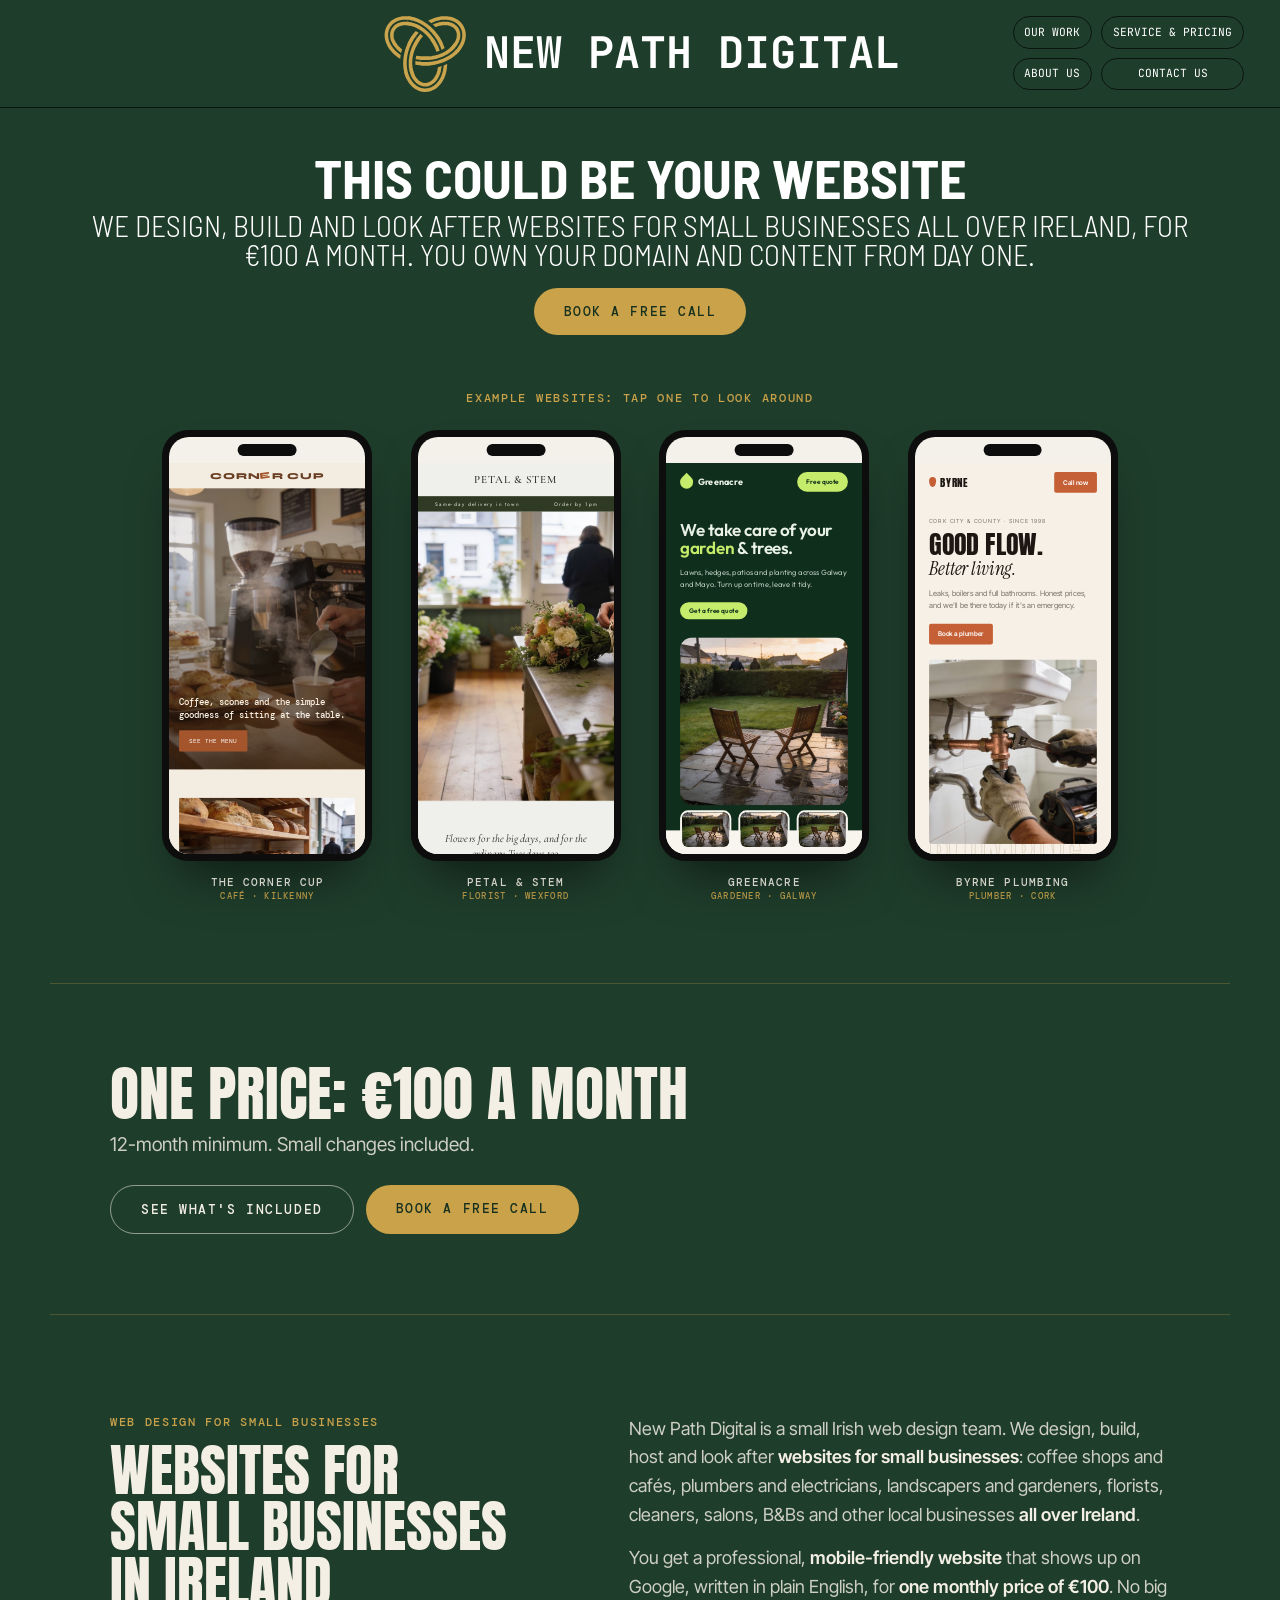
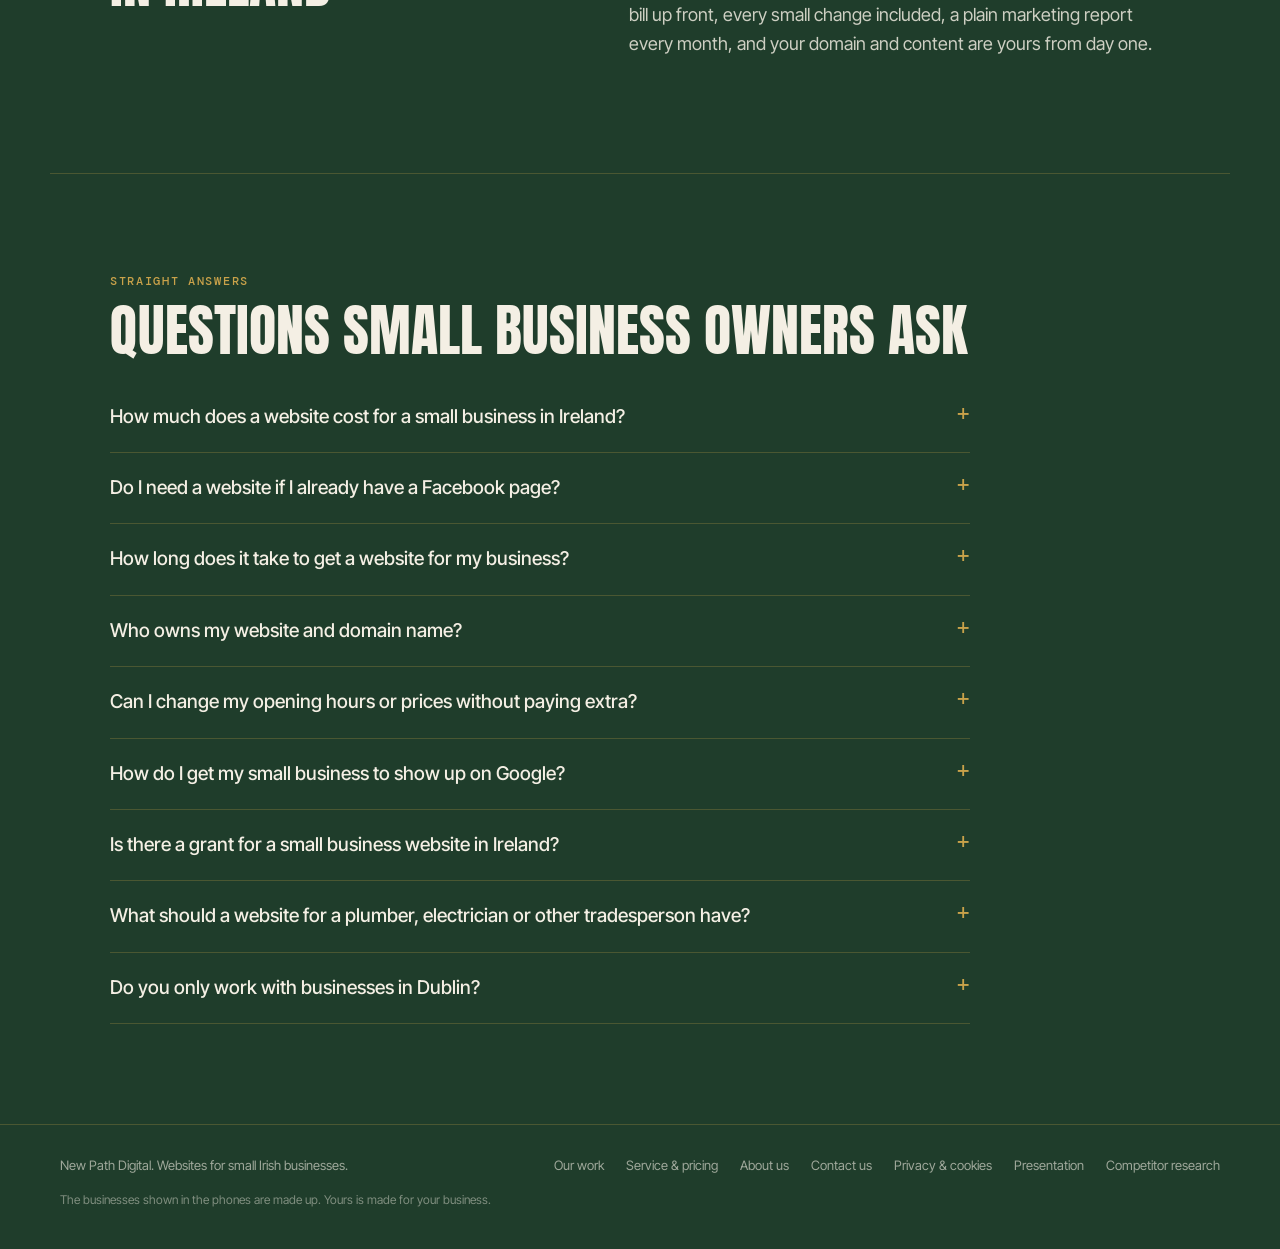
<file: index.html>
<!doctype html>
<html lang="en-IE">
<head>
<meta charset="utf-8">
<meta name="viewport" content="width=device-width, initial-scale=1">
<title>Websites for small Irish businesses | New Path Digital</title>
<meta name="description" content="We design, build and look after websites for small Irish businesses for €100 a month. Hosting and small changes included. Book a free call.">
<link rel="icon" href="/icon.svg">
<link rel="canonical" href="https://newpathdigital-one.vercel.app/">
<meta property="og:type" content="website">
<meta property="og:locale" content="en_IE">
<meta property="og:site_name" content="New Path Digital">
<meta property="og:url" content="https://newpathdigital-one.vercel.app/">
<meta property="og:title" content="Websites for small Irish businesses | New Path Digital">
<meta property="og:description" content="We design, build and look after websites for small Irish businesses for €100 a month. Hosting and small changes included. Book a free call.">
<meta property="og:image" content="https://newpathdigital-one.vercel.app/street/coffee.jpg">
<meta property="og:image:width" content="1800">
<meta property="og:image:height" content="1350">
<meta property="og:image:alt" content="A barista pours milk into a coffee at the counter of a small café, with scones and a street outside the window">
<meta name="twitter:card" content="summary_large_image">
<meta name="twitter:title" content="Websites for small Irish businesses | New Path Digital">
<meta name="twitter:description" content="We design, build and look after websites for small Irish businesses for €100 a month. Hosting and small changes included. Book a free call.">
<meta name="twitter:image" content="https://newpathdigital-one.vercel.app/street/coffee.jpg">
<script type="application/ld+json">{"@context":"https://schema.org","@type":"ProfessionalService","name":"New Path Digital","url":"https://newpathdigital-one.vercel.app/","description":"We design, build, host and look after websites for small businesses all over Ireland, for €100 a month.","areaServed":{"@type":"Country","name":"Ireland"},"image":"https://newpathdigital-one.vercel.app/street/coffee.jpg","email":"hello@newpathdigital.ie","makesOffer":{"@type":"Offer","name":"Website built, hosted and kept up to date","price":"100","priceCurrency":"EUR","priceSpecification":{"@type":"UnitPriceSpecification","price":"100","priceCurrency":"EUR","unitText":"MONTH"}}}</script>
<script type="application/ld+json">{"@context":"https://schema.org","@type":"FAQPage","mainEntity":[{"@type":"Question","name":"How much does a website cost for a small business in Ireland?","acceptedAnswer":{"@type":"Answer","text":"With New Path Digital it's €100 a month, with no big bill up front. That covers designing and building the site, hosting, security, support and every small change. The minimum is 12 months. When you compare prices, add up the full cost for a year, including hosting and what you'd pay each time you need something changed."}},{"@type":"Question","name":"Do I need a website if I already have a Facebook page?","acceptedAnswer":{"@type":"Answer","text":"Yes. A Facebook page is a good start, but Facebook can change its rules or limit who sees your posts. Your website is yours. A website shows your opening hours, prices and services in one place. It can also show up when people search for what you do in your area."}},{"@type":"Question","name":"How long does it take to get a website for my business?","acceptedAnswer":{"@type":"Answer","text":"It depends mostly on how quickly we get your words, photos and details. We agree a go-live date on the first call. We write the words, and you check everything before it goes live."}},{"@type":"Question","name":"Who owns my website and domain name?","acceptedAnswer":{"@type":"Answer","text":"You do. Your domain name is registered in your name, and your words, photos and logo are yours from day one. After the 12-month minimum, the full website is yours to take with you if you ever leave."}},{"@type":"Question","name":"Can I change my opening hours or prices without paying extra?","acceptedAnswer":{"@type":"Answer","text":"Yes. Send us an email or a text with the change and we'll do it within 2 working days. Small changes like prices, opening hours, photos and text are included in the €100 a month. Bigger new work, like an online shop, is always quoted first."}},{"@type":"Question","name":"How do I get my small business to show up on Google?","acceptedAnswer":{"@type":"Answer","text":"Four things can help: a website that says clearly what you do and where, a Google Business Profile, real reviews from customers, and other websites linking to yours. We set up the Google basics and measure your visits before launch. You get a report every month. If your visits or calls haven't gone up after 6 months, we do 3 months of extra search work for free."}},{"@type":"Question","name":"Is there a grant for a small business website in Ireland?","acceptedAnswer":{"@type":"Answer","text":"Local Enterprise Offices run the Trading Online Voucher scheme to help small businesses get online. The amounts and rules change, so check with your local Local Enterprise Office for what applies to you. We're happy to talk it through on a free call."}},{"@type":"Question","name":"What should a website for a plumber, electrician or other tradesperson have?","acceptedAnswer":{"@type":"Answer","text":"Keep it simple and built for phones: a big call button, the services you offer, the areas you cover, photos of real jobs, and a quick quote form. Someone with a burst pipe may be searching on their phone, so make your number easy to tap."}},{"@type":"Question","name":"Do you only work with businesses in Dublin?","acceptedAnswer":{"@type":"Answer","text":"No. We build websites for small businesses all over Ireland, from cafés and B&Bs to plumbers, salons and cleaners. We work by phone, email and video call, so where you are doesn't matter."}}]}</script>
<link rel="preconnect" href="https://fonts.googleapis.com">
<link rel="preconnect" href="https://fonts.gstatic.com" crossorigin>
<link href="https://fonts.googleapis.com/css2?family=Anton&family=DM+Mono:wght@400;500&family=Inter+Tight:wght@400;500;600&family=JetBrains+Mono:wght@400;700&family=Barlow+Semi+Condensed:wght@300;700&display=swap" rel="stylesheet">
<link rel="stylesheet" href="/style.css">
<style>
section[id]{scroll-margin-top:150px}

/* ---------- hero ---------- */
.hero{text-align:center;padding:clamp(34px,3.4vw,54px) 20px clamp(50px,7vw,80px)}
.hero h1{font:700 clamp(38px,4.2vw,68px)/1 "Barlow Semi Condensed",sans-serif;color:#fff;text-transform:uppercase;margin-bottom:6px;text-wrap:balance}
.hero .intro{max-width:86vw;margin:0 auto 18px;font:300 clamp(20px,2.3vw,37px)/1 "Barlow Semi Condensed",sans-serif;text-transform:uppercase;color:#fff}
.hero .kicker{margin-bottom:24px;text-wrap:balance}
.hero .cta{margin-bottom:clamp(36px,5vw,56px)}
.phones{display:flex;justify-content:center;gap:clamp(14px,3vw,40px);flex-wrap:wrap}
.phone{cursor:pointer;width:clamp(150px,17vw,210px);text-align:center;transition:transform .35s cubic-bezier(.2,.8,.2,1)}
.phone:hover,.phone:focus-visible{transform:translateY(-10px)}
.phone:focus-visible{outline:none}
.phone:focus-visible .frame{box-shadow:0 0 0 3px var(--gold),0 30px 50px -20px rgba(0,0,0,.6)}
.frame{position:relative;aspect-ratio:390/800;border-radius:26px;background:#0d0d0d;padding:7px;box-shadow:0 30px 50px -20px rgba(0,0,0,.6)}
.screen{position:relative;width:100%;height:100%;border-radius:20px;overflow:hidden;background:#f4f1ea}
.screen::before{content:"";position:absolute;z-index:2;top:7px;left:50%;transform:translateX(-50%);width:30%;height:12px;border-radius:999px;background:#0d0d0d}
.screen iframe{position:absolute;top:26px;left:0;width:390px;height:800px;border:0;transform-origin:0 0;pointer-events:none}
.phone .cap{margin-top:14px;font:500 11px/1.4 "DM Mono",monospace;letter-spacing:.1em;text-transform:uppercase;opacity:.85}
.phone .cap small{display:block;color:var(--gold);letter-spacing:.14em}

/* ---------- price strip ---------- */
.strip{border-top:1px solid var(--line);padding-block:clamp(50px,7vw,80px);display:flex;flex-wrap:wrap;align-items:center;justify-content:space-between;gap:24px 40px}
.strip h2{font:400 clamp(36px,5vw,60px)/1 "Anton";text-transform:uppercase}
.strip p{color:var(--soft);font-size:clamp(16px,1.8vw,19px);margin-top:6px}
.strip .btns{display:flex;flex-wrap:wrap;gap:12px}

/* ---------- viewer ---------- */
.viewer{position:fixed;inset:0;z-index:50;background:rgba(12,22,16,.96);display:none;flex-direction:column}
.viewer.on{display:flex}
.vbar{display:flex;align-items:center;gap:10px;padding:10px clamp(10px,2vw,20px);color:var(--cream)}
.vbar .title{flex:1;text-align:center;font:500 12px/1.3 "DM Mono",monospace;letter-spacing:.12em;text-transform:uppercase}
.vbar .title small{display:block;color:var(--gold)}
.vbtn{border:1px solid rgba(244,239,228,.4);border-radius:999px;padding:9px 14px;font:500 11px/1 "DM Mono",monospace;letter-spacing:.1em;text-transform:uppercase;white-space:nowrap}
.vbtn:hover{background:var(--cream);color:var(--green)}
.vbtn.on{background:var(--cream);color:var(--green)}
.vbtn.x{font-size:16px;padding:7px 12px}
.toggle{display:flex;gap:6px}
.vstage{flex:1;display:flex;justify-content:center;align-items:stretch;padding:0 clamp(0px,2vw,20px) clamp(0px,2vw,20px);min-height:0}
.vstage iframe{width:100%;height:100%;border:0;background:#fff;border-radius:8px}
.vstage.mobile{align-items:center}
.vstage.mobile iframe{width:390px;max-width:100%;height:min(820px,100%);border-radius:30px;border:8px solid #0d0d0d}
.vnote{text-align:center;font-size:12px;color:rgba(244,239,228,.5);padding:0 0 10px}


/* ---------- search words + questions ---------- */
.about2{display:grid;grid-template-columns:minmax(0,.9fr) minmax(0,1.1fr);gap:clamp(30px,6vw,80px);align-items:start}
.about2 .prose p{font-size:clamp(16px,1.6vw,18px)}
.about2 strong{color:var(--cream);font-weight:600}
.faq{display:grid;gap:0;max-width:860px}
.faq details{border-bottom:1px solid var(--line)}
.faq summary{list-style:none;cursor:pointer;display:flex;justify-content:space-between;gap:20px;padding:20px 0;font-size:clamp(17px,1.8vw,19px);font-weight:500}
.faq summary::-webkit-details-marker{display:none}
.faq summary::after{content:"+";font:400 24px/1 "DM Mono",monospace;color:var(--gold);transition:transform .2s}
.faq details[open] summary::after{transform:rotate(45deg)}
.faq details p{color:var(--soft);padding:0 0 22px;max-width:64ch}
@media (max-width:760px){.about2{grid-template-columns:1fr}}

@media (max-width:760px){
  .phones{gap:22px 14px}
  .phone{width:calc(50% - 14px);max-width:200px}
  .toggle,.vbtn .w{display:none}
  .vstage{padding:0}
  .vstage iframe{border-radius:0}
}
</style>
</head>
<body>

<header class="bar">
  <a class="brand" href="/" aria-label="New Path Digital home">
    <img class="mark" src="/logo.svg" alt="" width="60" height="60">
    <span class="name">New Path Digital</span>
  </a>
  <nav class="nav">
    <a href="/#work">Our work</a>
    <a href="/services">Service &amp; pricing</a>
    <a href="/about">About us</a>
    <a href="/contact">Contact us</a>
  </nav>
</header>

<section class="hero" id="work">
  <h1>This could be your website</h1>
  <p class="intro">We design, build and look after websites for small businesses all over Ireland, for €100 a month. You own your domain and content from day one.</p>
  <a class="cta" href="/contact">Book a free call</a>
  <h2 class="kicker">Example websites: tap one to look around</h2>
  <div class="phones" id="phones">
  <div role="button" tabindex="0" class="phone" data-i="0" aria-label="Open the Corner Cup example website">
    <div class="frame"><div class="screen"><iframe src="mock/corner-cup.html" tabindex="-1" aria-hidden="true" loading="lazy" scrolling="no" title="The Corner Cup example website"></iframe></div></div>
    <div class="cap">The Corner Cup<small>Café · Kilkenny</small></div>
  </div>
  <div role="button" tabindex="0" class="phone" data-i="1" aria-label="Open the Petal &amp; Stem example website">
    <div class="frame"><div class="screen"><iframe src="mock/petal-and-stem.html" tabindex="-1" aria-hidden="true" loading="lazy" scrolling="no" title="Petal &amp; Stem example website"></iframe></div></div>
    <div class="cap">Petal &amp; Stem<small>Florist · Wexford</small></div>
  </div>
  <div role="button" tabindex="0" class="phone" data-i="2" aria-label="Open the Greenacre example website">
    <div class="frame"><div class="screen"><iframe src="mock/greenacre.html" tabindex="-1" aria-hidden="true" loading="lazy" scrolling="no" title="Greenacre example website"></iframe></div></div>
    <div class="cap">Greenacre<small>Gardener · Galway</small></div>
  </div>
  <div role="button" tabindex="0" class="phone" data-i="3" aria-label="Open the Byrne Plumbing example website">
    <div class="frame"><div class="screen"><iframe src="mock/byrne-plumbing.html" tabindex="-1" aria-hidden="true" loading="lazy" scrolling="no" title="Byrne Plumbing example website"></iframe></div></div>
    <div class="cap">Byrne Plumbing<small>Plumber · Cork</small></div>
  </div>
  </div>
</section>

<section class="wrap strip">
  <div>
    <h2>One price: €100 a month</h2>
    <p>12-month minimum. Small changes included.</p>
  </div>
  <div class="btns">
    <a class="cta ghost" href="/services">See what's included</a>
    <a class="cta" href="/contact">Book a free call</a>
  </div>
</section>

<section class="wrap section" id="about-us">
  <div class="about2">
    <div>
      <div class="kicker">Web design for small businesses</div>
      <h2 class="big">Websites for small businesses in Ireland</h2>
    </div>
    <div class="prose">
      <p>New Path Digital is a small Irish web design team. We design, build, host and look after <strong>websites for small businesses</strong>: coffee shops and cafés, plumbers and electricians, landscapers and gardeners, florists, cleaners, salons, B&amp;Bs and other local businesses <strong>all over Ireland</strong>.</p>
      <p>You get a professional, <strong>mobile-friendly website</strong> that shows up on Google, written in plain English, for <strong>one monthly price of €100</strong>. No big bill up front, every small change included, a plain marketing report every month, and your domain and content are yours from day one.</p>
    </div>
  </div>
</section>

<section class="wrap section" id="questions">
  <div class="kicker">Straight answers</div>
  <h2 class="big">Questions small business owners ask</h2>
  <div class="faq">
    <details><summary>How much does a website cost for a small business in Ireland?</summary><p>With New Path Digital it's €100 a month, with no big bill up front. That covers designing and building the site, hosting, security, support and every small change. The minimum is 12 months. When you compare prices, add up the full cost for a year, including hosting and what you'd pay each time you need something changed.</p></details>
    <details><summary>Do I need a website if I already have a Facebook page?</summary><p>Yes. A Facebook page is a good start, but Facebook can change its rules or limit who sees your posts. Your website is yours. A website shows your opening hours, prices and services in one place. It can also show up when people search for what you do in your area.</p></details>
    <details><summary>How long does it take to get a website for my business?</summary><p>It depends mostly on how quickly we get your words, photos and details. We agree a go-live date on the first call. We write the words, and you check everything before it goes live.</p></details>
    <details><summary>Who owns my website and domain name?</summary><p>You do. Your domain name is registered in your name, and your words, photos and logo are yours from day one. After the 12-month minimum, the full website is yours to take with you if you ever leave.</p></details>
    <details><summary>Can I change my opening hours or prices without paying extra?</summary><p>Yes. Send us an email or a text with the change and we'll do it within 2 working days. Small changes like prices, opening hours, photos and text are included in the €100 a month. Bigger new work, like an online shop, is always quoted first.</p></details>
    <details><summary>How do I get my small business to show up on Google?</summary><p>Four things can help: a website that says clearly what you do and where, a Google Business Profile, real reviews from customers, and other websites linking to yours. We set up the Google basics and measure your visits before launch. You get a report every month. If your visits or calls haven't gone up after 6 months, we do 3 months of extra search work for free.</p></details>
    <details><summary>Is there a grant for a small business website in Ireland?</summary><p>Local Enterprise Offices run the Trading Online Voucher scheme to help small businesses get online. The amounts and rules change, so check with your local Local Enterprise Office for what applies to you. We're happy to talk it through on a free call.</p></details>
    <details><summary>What should a website for a plumber, electrician or other tradesperson have?</summary><p>Keep it simple and built for phones: a big call button, the services you offer, the areas you cover, photos of real jobs, and a quick quote form. Someone with a burst pipe may be searching on their phone, so make your number easy to tap.</p></details>
    <details><summary>Do you only work with businesses in Dublin?</summary><p>No. We build websites for small businesses all over Ireland, from cafés and B&amp;Bs to plumbers, salons and cleaners. We work by phone, email and video call, so where you are doesn't matter.</p></details>
  </div>
</section>

<footer class="site">
  <span>New Path Digital. Websites for small Irish businesses.</span>
  <nav><a href="/#work">Our work</a><a href="/services">Service &amp; pricing</a><a href="/about">About us</a><a href="/contact">Contact us</a><a href="/privacy">Privacy &amp; cookies</a><a href="/presentation">Presentation</a><a href="/research">Competitor research</a></nav>
  <span class="note">The businesses shown in the phones are made up. Yours is made for your business.</span>
</footer>

<div class="viewer" id="viewer" role="dialog" aria-modal="true" aria-label="Example website">
  <div class="vbar">
    <button class="vbtn" id="prev" aria-label="Previous example">←<span class="w"> Prev</span></button>
    <div class="toggle">
      <button class="vbtn on" id="desk">Desktop</button>
      <button class="vbtn" id="mob">Phone</button>
    </div>
    <div class="title" id="vtitle"></div>
    <button class="vbtn" id="next" aria-label="Next example"><span class="w">Next </span>→</button>
    <button class="vbtn x" id="close" aria-label="Close">×</button>
  </div>
  <div class="vstage" id="vstage"><iframe id="vframe" title="Example website"></iframe></div>
  <div class="vnote">This is a made-up example. Scroll and click around, then close it to come back.</div>
</div>

<script>
// To add another example: make a page in /mock and add a line here.
const SITES = [
  {id:"corner-cup",     name:"The Corner Cup", town:"Café · Kilkenny",    bg:"#e7dece"},
  {id:"petal-and-stem", name:"Petal & Stem",   town:"Florist · Wexford",  bg:"#efefeb"},
  {id:"greenacre",      name:"Greenacre",      town:"Gardener · Galway",  bg:"#f7f5ee"},
  {id:"byrne-plumbing", name:"Byrne Plumbing", town:"Plumber · Cork",     bg:"#f6f0e6"},
];
const url = s => `mock/${s.id}.html`;
const esc = t => t.replace(/&/g,"&amp;").replace(/</g,"&lt;");

// phones
if (!document.querySelector("#phones .phone")) document.getElementById("phones").innerHTML = SITES.map((s,i)=>`
  <div role="button" tabindex="0" class="phone" data-i="${i}" aria-label="Open the ${esc(s.name)} example website">
    <div class="frame"><div class="screen"><iframe src="${url(s)}" tabindex="-1" aria-hidden="true" loading="lazy" scrolling="no"></iframe></div></div>
    <div class="cap">${esc(s.name)}<small>${esc(s.town)}</small></div>
  </div>`).join("");

// scale the mini iframes to fit their boxes
function fit(){
  document.querySelectorAll(".screen iframe").forEach(f=>f.style.transform=`scale(${f.parentElement.clientWidth/390})`);
}
new ResizeObserver(fit).observe(document.body); fit();

// viewer
const V=document.getElementById("viewer"), F=document.getElementById("vframe"), stage=document.getElementById("vstage");
let cur=0;
function show(i){
  cur=(i+SITES.length)%SITES.length; const s=SITES[cur];
  F.src=url(s);
  document.getElementById("vtitle").innerHTML=`${esc(s.name)}<small>${esc(s.town)}</small>`;
  history.replaceState(null,"","#"+s.id);
}
function openV(i){ show(i); V.classList.add("on"); document.body.style.overflow="hidden"; document.getElementById("close").focus(); }
function closeV(){ V.classList.remove("on"); document.body.style.overflow=""; F.src="about:blank"; history.replaceState(null,"",location.pathname+location.search); }
document.addEventListener("click",e=>{ const b=e.target.closest("[data-i]"); if(b) openV(+b.dataset.i); });
document.addEventListener("keydown",e=>{ const b=e.target.closest&&e.target.closest("[data-i]"); if(b&&(e.key==="Enter"||e.key===" ")){e.preventDefault();openV(+b.dataset.i);} });
document.getElementById("prev").onclick=()=>show(cur-1);
document.getElementById("next").onclick=()=>show(cur+1);
document.getElementById("close").onclick=closeV;
const desk=document.getElementById("desk"), mob=document.getElementById("mob");
desk.onclick=()=>{stage.classList.remove("mobile");desk.classList.add("on");mob.classList.remove("on")};
mob.onclick=()=>{stage.classList.add("mobile");mob.classList.add("on");desk.classList.remove("on")};
document.addEventListener("keydown",e=>{
  if(!V.classList.contains("on")) return;
  if(e.key==="Escape") closeV();
  if(e.key==="ArrowLeft") show(cur-1);
  if(e.key==="ArrowRight") show(cur+1);
});
// open straight to a site if the link has #site-name
const start=SITES.findIndex(s=>"#"+s.id===location.hash); if(start>-1) openV(start);
</script>
</body>
</html>
</file>
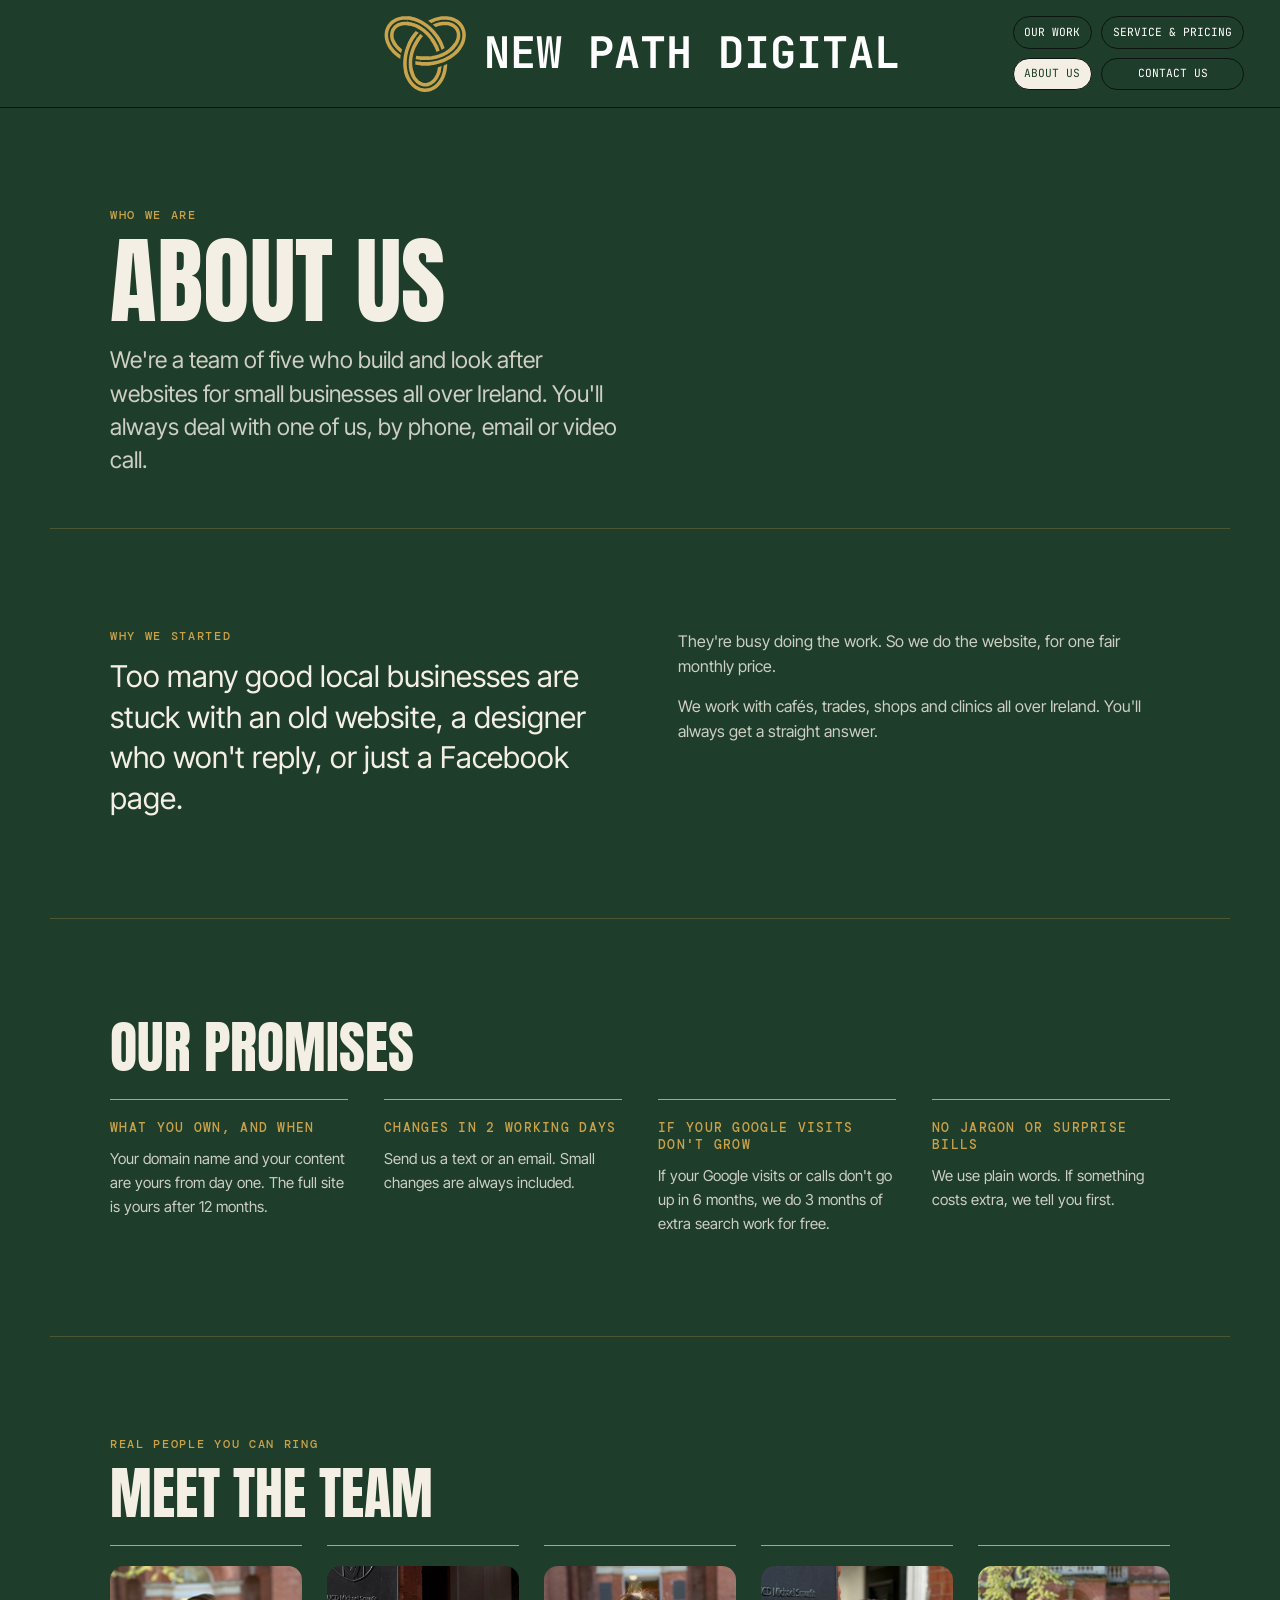
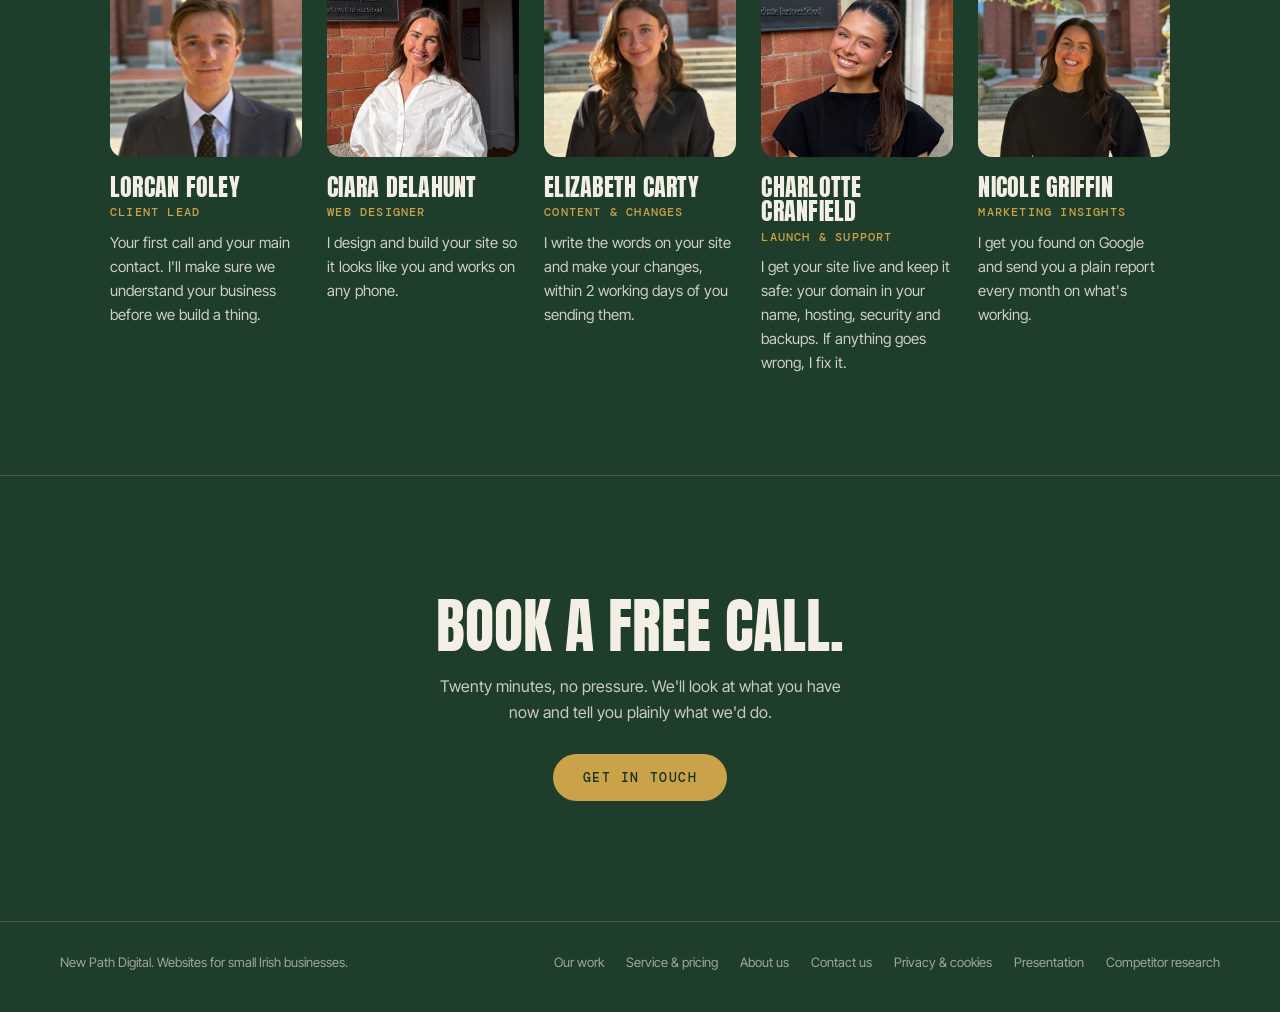
<file: about.html>
<!doctype html>
<html lang="en-IE">
<head>
<meta charset="utf-8">
<meta name="viewport" content="width=device-width, initial-scale=1">
<title>About our Irish web design team | New Path Digital</title>
<meta name="description" content="Meet New Path Digital: a small Irish web design team of five that builds and looks after websites for small businesses all over Ireland.">
<link rel="icon" href="/icon.svg">
<link rel="canonical" href="https://newpathdigital-one.vercel.app/about">
<meta property="og:type" content="website">
<meta property="og:locale" content="en_IE">
<meta property="og:site_name" content="New Path Digital">
<meta property="og:url" content="https://newpathdigital-one.vercel.app/about">
<meta property="og:title" content="About our Irish web design team | New Path Digital">
<meta property="og:description" content="Meet New Path Digital: a small Irish web design team of five that builds and looks after websites for small businesses all over Ireland.">
<meta property="og:image" content="https://newpathdigital-one.vercel.app/street/coffee.jpg">
<meta property="og:image:width" content="1800">
<meta property="og:image:height" content="1350">
<meta property="og:image:alt" content="A barista pours milk into a coffee at the counter of a small café, with scones and a street outside the window">
<meta name="twitter:card" content="summary_large_image">
<meta name="twitter:title" content="About our Irish web design team | New Path Digital">
<meta name="twitter:description" content="Meet New Path Digital: a small Irish web design team of five that builds and looks after websites for small businesses all over Ireland.">
<meta name="twitter:image" content="https://newpathdigital-one.vercel.app/street/coffee.jpg">
<link rel="preconnect" href="https://fonts.googleapis.com">
<link rel="preconnect" href="https://fonts.gstatic.com" crossorigin>
<link href="https://fonts.googleapis.com/css2?family=Anton&family=DM+Mono:wght@400;500&family=Inter+Tight:wght@400;500;600&family=JetBrains+Mono:wght@400;700&display=swap" rel="stylesheet">
<link rel="stylesheet" href="/style.css">
<style>
.story{display:grid;grid-template-columns:minmax(0,1fr) minmax(0,1fr);gap:clamp(30px,6vw,80px);align-items:start}
.story .lead{font-size:clamp(22px,2.6vw,30px);line-height:1.35}

.cols.team{grid-template-columns:repeat(5,1fr);gap:clamp(14px,2vw,28px)}
@media (max-width:1000px) and (min-width:761px){.cols.team{grid-template-columns:repeat(3,1fr)}}
.team .person img{display:block;width:100%;height:auto;aspect-ratio:1;object-fit:cover;border-radius:14px;margin-bottom:18px}
.col h3.nm{font:400 clamp(20px,1.9vw,26px)/1 "Anton",sans-serif;letter-spacing:.01em;color:var(--cream);margin-bottom:6px}
.team .rl{font:500 12px/1.3 "DM Mono",monospace;letter-spacing:.1em;text-transform:uppercase;color:var(--gold);margin-bottom:10px}
@media (max-width:760px){.cols.team{grid-template-columns:1fr 1fr;gap:28px 16px}}
@media (max-width:760px){.story{grid-template-columns:1fr}}
</style>
</head>
<body>

<header class="bar">
  <a class="brand" href="/" aria-label="New Path Digital home">
    <img class="mark" src="/logo.svg" alt="" width="60" height="60">
    <span class="name">New Path Digital</span>
  </a>
  <nav class="nav">
    <a href="/#work">Our work</a>
    <a href="/services">Service &amp; pricing</a>
    <a href="/about" aria-current="page">About us</a>
    <a href="/contact">Contact us</a>
  </nav>
</header>

<main>
  <div class="wrap page-head">
    <div class="kicker">Who we are</div>
    <h1>About us</h1>
    <p>We're a team of five who build and look after websites for small businesses all over Ireland. You'll always deal with one of us, by phone, email or video call.</p>
  </div>

  <section class="wrap section">
    <div class="story">
      <div>
        <h2 class="kicker">Why we started</h2>
        <p class="lead">Too many good local businesses are stuck with an old website, a designer who won't reply, or just a Facebook page.</p>
      </div>
      <div class="prose">
        <p>They're busy doing the work. So we do the website, for one fair monthly price.</p>
        <p>We work with cafés, trades, shops and clinics all over Ireland. You'll always get a straight answer.</p>
      </div>
    </div>
  </section>

  <section class="wrap section">
    <h2 class="big">Our promises</h2>
    <div class="cols four">
      <div class="col"><h3>What you own, and when</h3><p>Your domain name and your content are yours from day one. The full site is yours after 12 months.</p></div>
      <div class="col"><h3>Changes in 2 working days</h3><p>Send us a text or an email. Small changes are always included.</p></div>
      <div class="col"><h3>If your Google visits don't grow</h3><p>If your Google visits or calls don't go up in 6 months, we do 3 months of extra search work for free.</p></div>
      <div class="col"><h3>No jargon or surprise bills</h3><p>We use plain words. If something costs extra, we tell you first.</p></div>
    </div>
  </section>

  <section class="wrap section" id="team">
    <div class="kicker">Real people you can ring</div>
    <h2 class="big">Meet the team</h2>
    <div class="cols team">
      <div class="col person"><img src="/team/lorcan-foley.jpg" alt="Lorcan Foley, Client Lead at New Path Digital" width="600" height="600" loading="lazy"><h3 class="nm">Lorcan Foley</h3><div class="rl">Client Lead</div><p>Your first call and your main contact. I'll make sure we understand your business before we build a thing.</p></div>
      <div class="col person"><img src="/team/ciara-delahunt.jpg" alt="Ciara Delahunt, Web Designer at New Path Digital" width="600" height="600" loading="lazy"><h3 class="nm">Ciara Delahunt</h3><div class="rl">Web Designer</div><p>I design and build your site so it looks like you and works on any phone.</p></div>
      <div class="col person"><img src="/team/elizabeth-carty.jpg" alt="Elizabeth Carty, Content &amp; Changes at New Path Digital" width="600" height="600" loading="lazy"><h3 class="nm">Elizabeth Carty</h3><div class="rl">Content &amp; Changes</div><p>I write the words on your site and make your changes, within 2 working days of you sending them.</p></div>
      <div class="col person"><img src="/team/charlotte-cranfield.jpg" alt="Charlotte Cranfield, Launch &amp; Support at New Path Digital" width="600" height="600" loading="lazy"><h3 class="nm">Charlotte Cranfield</h3><div class="rl">Launch &amp; Support</div><p>I get your site live and keep it safe: your domain in your name, hosting, security and backups. If anything goes wrong, I fix it.</p></div>
      <div class="col person"><img src="/team/nicole-griffin.jpg" alt="Nicole Griffin, Marketing Insights at New Path Digital" width="600" height="600" loading="lazy"><h3 class="nm">Nicole Griffin</h3><div class="rl">Marketing Insights</div><p>I get you found on Google and send you a plain report every month on what's working.</p></div>
    </div>
  </section>
</main>

<section class="call">
  <h2>Book a free call.</h2>
  <p>Twenty minutes, no pressure. We'll look at what you have now and tell you plainly what we'd do.</p>
  <a class="cta" href="/contact">Get in touch</a>
</section>

<footer class="site">
  <span>New Path Digital. Websites for small Irish businesses.</span>
  <nav><a href="/#work">Our work</a><a href="/services">Service &amp; pricing</a><a href="/about">About us</a><a href="/contact">Contact us</a><a href="/privacy">Privacy &amp; cookies</a><a href="/presentation">Presentation</a><a href="/research">Competitor research</a></nav>
</footer>
</body>
</html>
</file>
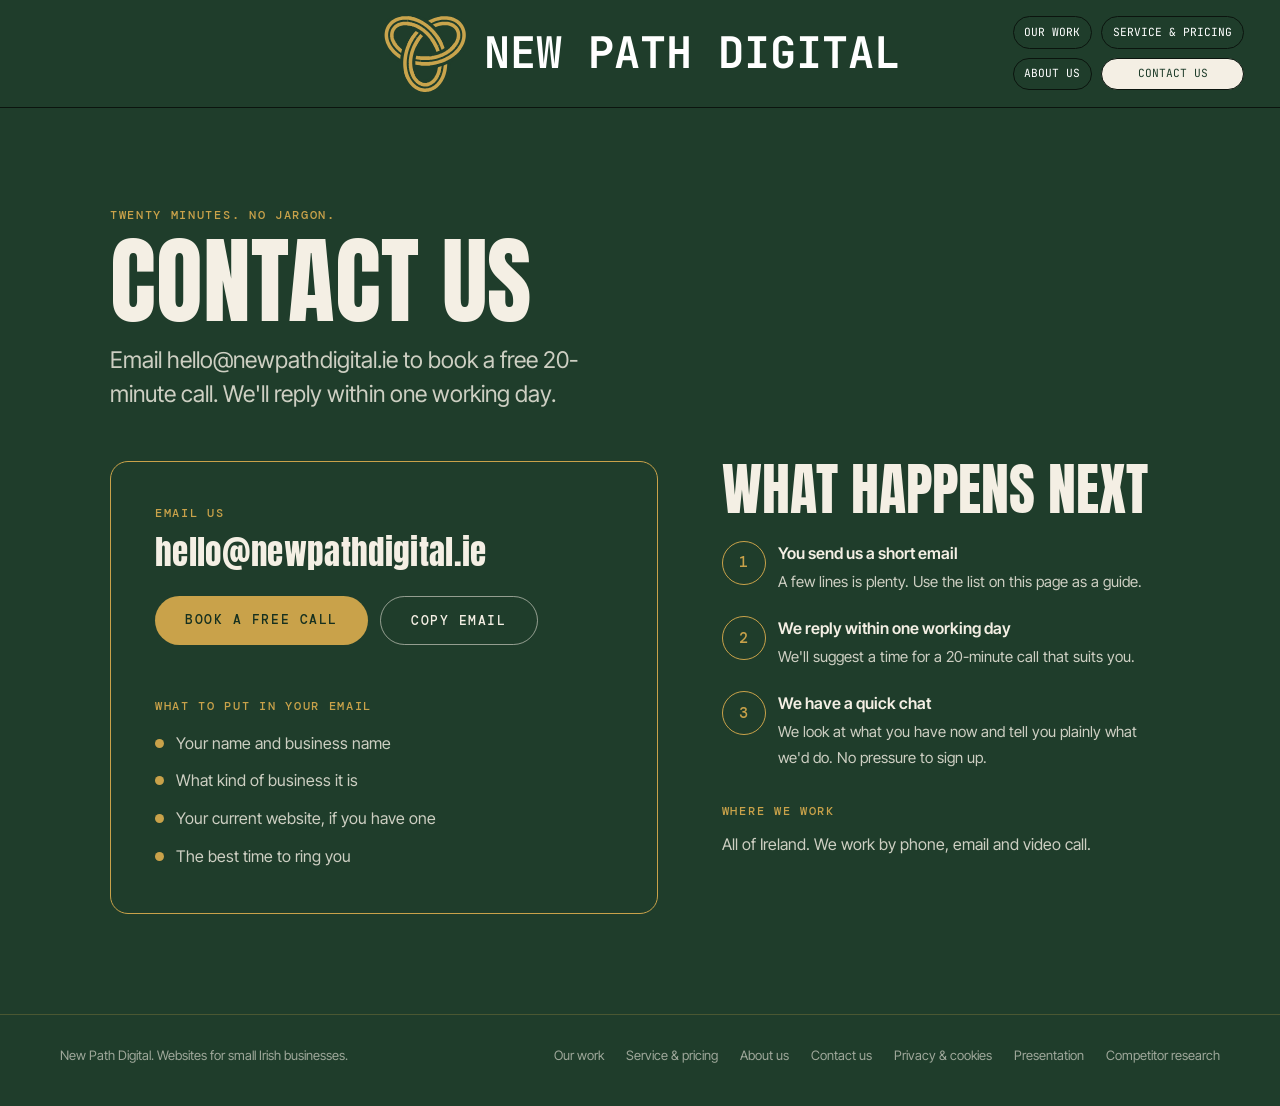
<file: contact.html>
<!doctype html>
<html lang="en-IE">
<head>
<meta charset="utf-8">
<meta name="viewport" content="width=device-width, initial-scale=1">
<title>Book a free website call | New Path Digital</title>
<meta name="description" content="Book a free 20-minute call about a website for your small Irish business. Email hello@newpathdigital.ie and we'll reply within one working day.">
<link rel="icon" href="/icon.svg">
<link rel="canonical" href="https://newpathdigital-one.vercel.app/contact">
<meta property="og:type" content="website">
<meta property="og:locale" content="en_IE">
<meta property="og:site_name" content="New Path Digital">
<meta property="og:url" content="https://newpathdigital-one.vercel.app/contact">
<meta property="og:title" content="Book a free website call | New Path Digital">
<meta property="og:description" content="Book a free 20-minute call about a website for your small Irish business. Email hello@newpathdigital.ie and we'll reply within one working day.">
<meta property="og:image" content="https://newpathdigital-one.vercel.app/street/coffee.jpg">
<meta property="og:image:width" content="1800">
<meta property="og:image:height" content="1350">
<meta property="og:image:alt" content="A barista pours milk into a coffee at the counter of a small café, with scones and a street outside the window">
<meta name="twitter:card" content="summary_large_image">
<meta name="twitter:title" content="Book a free website call | New Path Digital">
<meta name="twitter:description" content="Book a free 20-minute call about a website for your small Irish business. Email hello@newpathdigital.ie and we'll reply within one working day.">
<meta name="twitter:image" content="https://newpathdigital-one.vercel.app/street/coffee.jpg">
<link rel="preconnect" href="https://fonts.googleapis.com">
<link rel="preconnect" href="https://fonts.gstatic.com" crossorigin>
<link href="https://fonts.googleapis.com/css2?family=Anton&family=DM+Mono:wght@400;500&family=Inter+Tight:wght@400;500;600&family=JetBrains+Mono:wght@400;700&display=swap" rel="stylesheet">
<link rel="stylesheet" href="/style.css">
<style>
.contact{display:grid;grid-template-columns:minmax(0,1.1fr) minmax(0,.9fr);gap:clamp(30px,5vw,70px);align-items:start;padding-bottom:clamp(56px,8vw,100px)}
.mailbox{border:1px solid var(--gold);border-radius:18px;padding:clamp(26px,4vw,44px)}
.email{display:block;font:400 clamp(22px,2.6vw,34px)/1.1 "Anton";letter-spacing:.01em;margin:6px 0 26px;overflow-wrap:anywhere}
.email:hover{color:var(--gold)}
.btns{display:flex;flex-wrap:wrap;gap:12px}
.copied{font:500 12px/1 "DM Mono",monospace;letter-spacing:.1em;color:var(--gold);margin-top:14px;min-height:12px}
.mailbox .list{margin:28px 0 16px}
.steps{list-style:none;display:grid;gap:22px;counter-reset:s}
.steps li{display:grid;grid-template-columns:42px 1fr;gap:14px;counter-increment:s}
.steps li::before{content:counter(s);display:grid;place-items:center;width:42px;height:42px;border-radius:50%;border:1px solid var(--gold);font:500 15px/1 "DM Mono",monospace;color:var(--gold)}
.steps b{display:block;font-weight:600;margin-bottom:2px}
.steps span{color:var(--soft);font-size:15px}
@media (max-width:760px){.contact{grid-template-columns:1fr}}
</style>
</head>
<body>

<header class="bar">
  <a class="brand" href="/" aria-label="New Path Digital home">
    <img class="mark" src="/logo.svg" alt="" width="60" height="60">
    <span class="name">New Path Digital</span>
  </a>
  <nav class="nav">
    <a href="/#work">Our work</a>
    <a href="/services">Service &amp; pricing</a>
    <a href="/about">About us</a>
    <a href="/contact" aria-current="page">Contact us</a>
  </nav>
</header>

<main>
  <div class="wrap page-head">
    <div class="kicker">Twenty minutes. No jargon.</div>
    <h1>Contact us</h1>
    <p>Email hello@newpathdigital.ie to book a free 20-minute call. We'll reply within one working day.</p>
  </div>

  <section class="wrap contact">
    <div class="mailbox">
      <h2 class="kicker">Email us</h2>
      <a class="email" href="mailto:hello@newpathdigital.ie?subject=Free%20call">hello@newpathdigital.ie</a>
      <div class="btns">
        <a class="cta" href="mailto:hello@newpathdigital.ie?subject=Free%20call">Book a free call</a>
        <button class="cta ghost" id="copy" type="button">Copy email</button>
      </div>
      <div class="copied" id="copied" aria-live="polite"></div>
      <h2 class="kicker list">What to put in your email</h2>
      <ul class="ticks">
        <li>Your name and business name</li>
        <li>What kind of business it is</li>
        <li>Your current website, if you have one</li>
        <li>The best time to ring you</li>
      </ul>
    </div>

    <div>
      <h2 class="big">What happens next</h2>
      <ol class="steps">
        <li><div><b>You send us a short email</b><span>A few lines is plenty. Use the list on this page as a guide.</span></div></li>
        <li><div><b>We reply within one working day</b><span>We'll suggest a time for a 20-minute call that suits you.</span></div></li>
        <li><div><b>We have a quick chat</b><span>We look at what you have now and tell you plainly what we'd do. No pressure to sign up.</span></div></li>
      </ol>
      <div class="prose" style="margin-top:34px">
        <h2 class="kicker">Where we work</h2>
        <p>All of Ireland. We work by phone, email and video call.</p>
      </div>
    </div>
  </section>
</main>

<footer class="site">
  <span>New Path Digital. Websites for small Irish businesses.</span>
  <nav><a href="/#work">Our work</a><a href="/services">Service &amp; pricing</a><a href="/about">About us</a><a href="/contact">Contact us</a><a href="/privacy">Privacy &amp; cookies</a><a href="/presentation">Presentation</a><a href="/research">Competitor research</a></nav>
</footer>

<script>
document.getElementById("copy").addEventListener("click", async () => {
  const out = document.getElementById("copied");
  try { await navigator.clipboard.writeText("hello@newpathdigital.ie"); out.textContent = "Email copied"; }
  catch { out.textContent = "Select the email above to copy it"; }
});
</script>
</body>
</html>
</file>
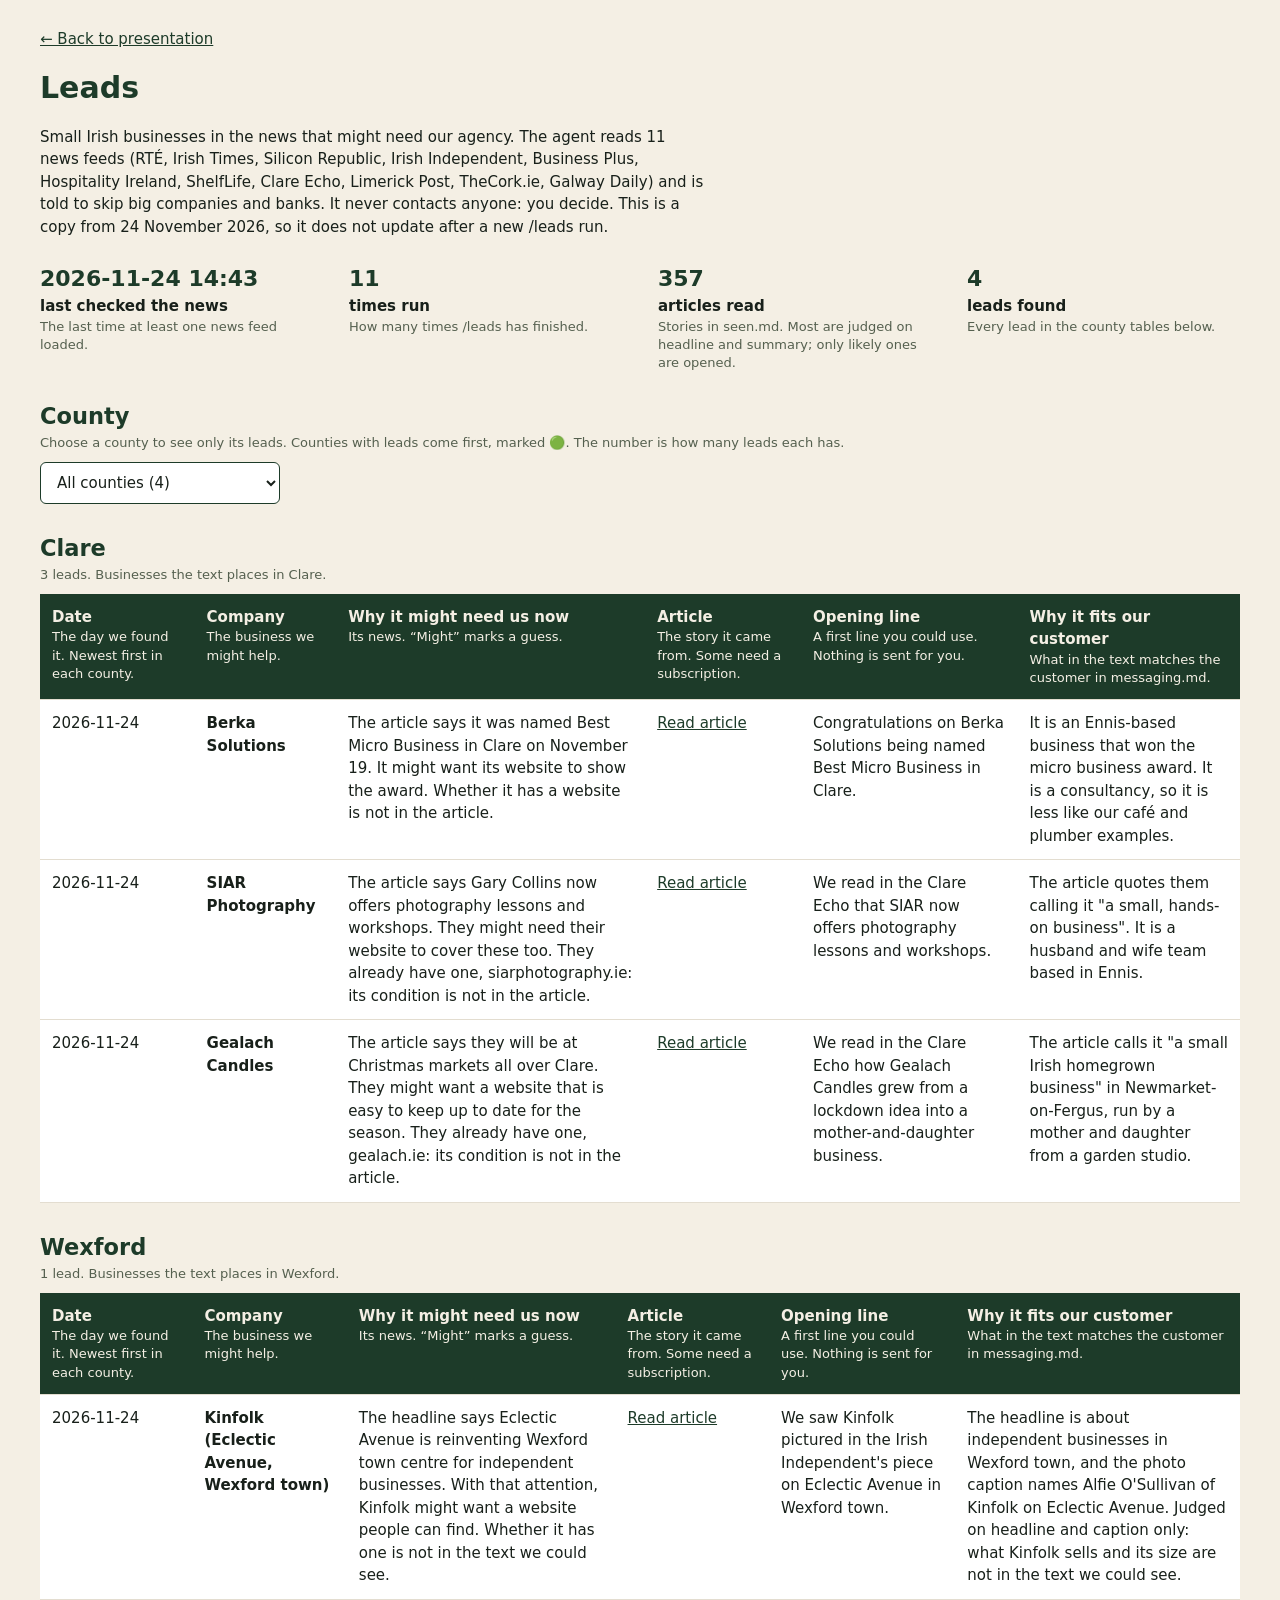
<file: leads.html>
<!doctype html><html lang="en"><head><meta charset="utf-8">
<meta name="viewport" content="width=device-width,initial-scale=1"><meta name="robots" content="noindex, nofollow"><link rel="icon" href="/icon.svg"><title>Leads</title><style>
body{margin:0;background:#f4efe4;color:#18201a;font:15px/1.5 system-ui,sans-serif}main{max-width:1200px;margin:auto;padding:28px 16px}
h1{color:#1d3b29;margin:0 0 16px}option.has{background:#dcebd9;color:#1d3b29;font-weight:700}select{font:inherit;padding:10px 12px;min-width:240px;max-width:100%;border:1px solid #1d3b29;border-radius:6px;background:#fff;color:#18201a}h2{color:#1d3b29;margin:28px 0 10px}h2 small{color:#55604f}.s{display:flex;flex-wrap:wrap;gap:12px 36px;margin-bottom:24px}.s b{display:block;font-size:22px;color:#1d3b29}.s>div{flex:1 1 180px}.s span{font-weight:600}small{display:block;font-size:13px;font-weight:400;line-height:1.4}.s small{color:#55604f}.i{max-width:70ch;margin:0 0 24px}
.t{overflow-x:auto;background:#fff}table{border-collapse:collapse;width:100%;min-width:900px}th,td{text-align:left;vertical-align:top;padding:12px;border-bottom:1px solid #e3ddd0}
th{min-width:110px;background:#1d3b29;color:#f4efe4}.d{white-space:nowrap}a{color:#1d3b29}</style></head><body><main><p style="margin:0 0 14px"><a href="/presentation#results">← Back to presentation</a></p><h1>Leads</h1><p class="i">Small Irish businesses in the news that might need our agency. The agent reads 11 news feeds (RTÉ, Irish Times, Silicon Republic, Irish Independent, Business Plus, Hospitality Ireland, ShelfLife, Clare Echo, Limerick Post, TheCork.ie, Galway Daily) and is told to skip big companies and banks. It never contacts anyone: you decide. This is a copy from 24 November 2026, so it does not update after a new /leads run.</p><div class="s"><div><b>2026-11-24 14:43</b><span>last checked the news</span><small>The last time at least one news feed loaded.</small></div><div><b>11</b><span>times run</span><small>How many times /leads has finished.</small></div><div><b>357</b><span>articles read</span><small>Stories in seen.md. Most are judged on headline and summary; only likely ones are opened.</small></div><div><b>4</b><span>leads found</span><small>Every lead in the county tables below.</small></div></div>
<h2><label for="county">County</label> <small>Choose a county to see only its leads. Counties with leads come first, marked 🟢. The number is how many leads each has.</small></h2><select id="county"><option value="all">All counties (4)</option><optgroup label="Has leads"><option value="Clare" class=has>🟢 Clare (3)</option><option value="Wexford" class=has>🟢 Wexford (1)</option></optgroup><optgroup label="No leads yet"><option value="Antrim">Antrim (0)</option><option value="Armagh">Armagh (0)</option><option value="Carlow">Carlow (0)</option><option value="Cavan">Cavan (0)</option><option value="Cork">Cork (0)</option><option value="Derry">Derry (0)</option><option value="Donegal">Donegal (0)</option><option value="Down">Down (0)</option><option value="Dublin">Dublin (0)</option><option value="Fermanagh">Fermanagh (0)</option><option value="Galway">Galway (0)</option><option value="Kerry">Kerry (0)</option><option value="Kildare">Kildare (0)</option><option value="Kilkenny">Kilkenny (0)</option><option value="Laois">Laois (0)</option><option value="Leitrim">Leitrim (0)</option><option value="Limerick">Limerick (0)</option><option value="Longford">Longford (0)</option><option value="Louth">Louth (0)</option><option value="Mayo">Mayo (0)</option><option value="Meath">Meath (0)</option><option value="Monaghan">Monaghan (0)</option><option value="Offaly">Offaly (0)</option><option value="Roscommon">Roscommon (0)</option><option value="Sligo">Sligo (0)</option><option value="Tipperary">Tipperary (0)</option><option value="Tyrone">Tyrone (0)</option><option value="Waterford">Waterford (0)</option><option value="Westmeath">Westmeath (0)</option><option value="Wicklow">Wicklow (0)</option><option value="none">Not in the article (0)</option></optgroup></select><p id="empty" hidden>No leads in this county yet.</p>
<section data-county="Clare"><h2>Clare <small>3 leads. Businesses the text places in Clare.</small></h2><div class="t"><table><thead><tr><th>Date<small>The day we found it. Newest first in each county.</small></th><th>Company<small>The business we might help.</small></th><th>Why it might need us now<small>Its news. “Might” marks a guess.</small></th><th>Article<small>The story it came from. Some need a subscription.</small></th><th>Opening line<small>A first line you could use. Nothing is sent for you.</small></th><th>Why it fits our customer<small>What in the text matches the customer in messaging.md.</small></th></tr></thead><tbody><tr><td class=d>2026-11-24</td><td><b>Berka Solutions</b></td><td>The article says it was named Best Micro Business in Clare on November 19. It might want its website to show the award. Whether it has a website is not in the article.</td><td><a href="https://www.clareecho.ie/i-speak-three-languages-on-a-weekly-basis-bernard-mac-oscair-of-award-winning-berka-solutions" target="_blank" rel="noopener">Read article</a></td><td>Congratulations on Berka Solutions being named Best Micro Business in Clare.</td><td>It is an Ennis-based business that won the micro business award. It is a consultancy, so it is less like our café and plumber examples.</td></tr><tr><td class=d>2026-11-24</td><td><b>SIAR Photography</b></td><td>The article says Gary Collins now offers photography lessons and workshops. They might need their website to cover these too. They already have one, siarphotography.ie: its condition is not in the article.</td><td><a href="https://www.clareecho.ie/meet-the-husband-wife-team-behind-siar" target="_blank" rel="noopener">Read article</a></td><td>We read in the Clare Echo that SIAR now offers photography lessons and workshops.</td><td>The article quotes them calling it &quot;a small, hands-on business&quot;. It is a husband and wife team based in Ennis.</td></tr><tr><td class=d>2026-11-24</td><td><b>Gealach Candles</b></td><td>The article says they will be at Christmas markets all over Clare. They might want a website that is easy to keep up to date for the season. They already have one, gealach.ie: its condition is not in the article.</td><td><a href="https://www.clareecho.ie/gealach-candles-burning-bright-in-newmarket-on-fergus" target="_blank" rel="noopener">Read article</a></td><td>We read in the Clare Echo how Gealach Candles grew from a lockdown idea into a mother-and-daughter business.</td><td>The article calls it &quot;a small Irish homegrown business&quot; in Newmarket-on-Fergus, run by a mother and daughter from a garden studio.</td></tr></tbody></table></div></section><section data-county="Wexford"><h2>Wexford <small>1 lead. Businesses the text places in Wexford.</small></h2><div class="t"><table><thead><tr><th>Date<small>The day we found it. Newest first in each county.</small></th><th>Company<small>The business we might help.</small></th><th>Why it might need us now<small>Its news. “Might” marks a guess.</small></th><th>Article<small>The story it came from. Some need a subscription.</small></th><th>Opening line<small>A first line you could use. Nothing is sent for you.</small></th><th>Why it fits our customer<small>What in the text matches the customer in messaging.md.</small></th></tr></thead><tbody><tr><td class=d>2026-11-24</td><td><b>Kinfolk (Eclectic Avenue, Wexford town)</b></td><td>The headline says Eclectic Avenue is reinventing Wexford town centre for independent businesses. With that attention, Kinfolk might want a website people can find. Whether it has one is not in the text we could see.</td><td><a href="https://www.independent.ie/county/wexford/from-cafe-to-cosplay-how-eclectic-avenue-is-reinventing-wexford-town-centre-for-independent-businesses/a/164320710.html" target="_blank" rel="noopener">Read article</a></td><td>We saw Kinfolk pictured in the Irish Independent&#x27;s piece on Eclectic Avenue in Wexford town.</td><td>The headline is about independent businesses in Wexford town, and the photo caption names Alfie O&#x27;Sullivan of Kinfolk on Eclectic Avenue. Judged on headline and caption only: what Kinfolk sells and its size are not in the text we could see.</td></tr></tbody></table></div></section></main><script>
const pick = document.getElementById("county"), parts = [...document.querySelectorAll("section[data-county]")];
function show() {
  let n = 0;
  parts.forEach(p => { p.hidden = pick.value !== "all" && p.dataset.county !== pick.value; if (!p.hidden) n++; });
  document.getElementById("empty").hidden = n > 0 || pick.value === "all";
}
pick.addEventListener("change", () => { show(); });
window.addEventListener("pageshow", show);
show();
</script></body></html>
</file>
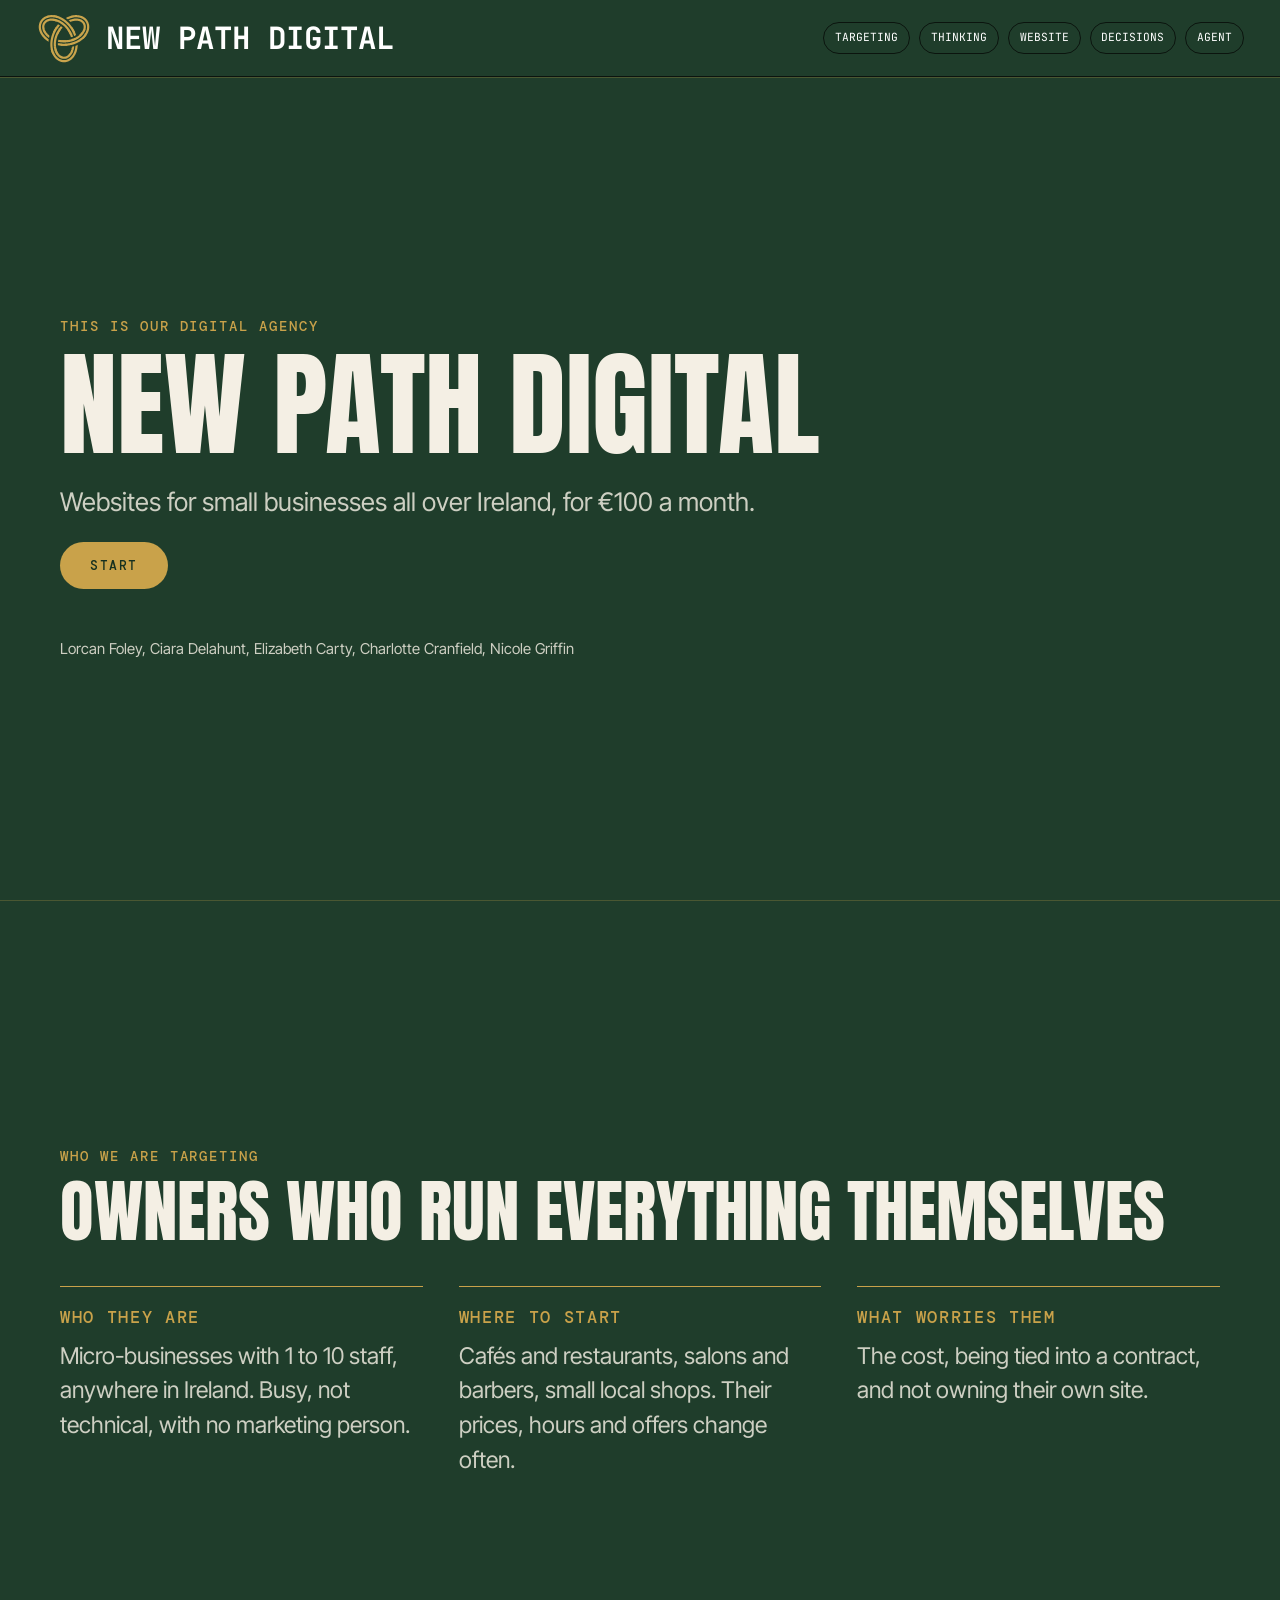
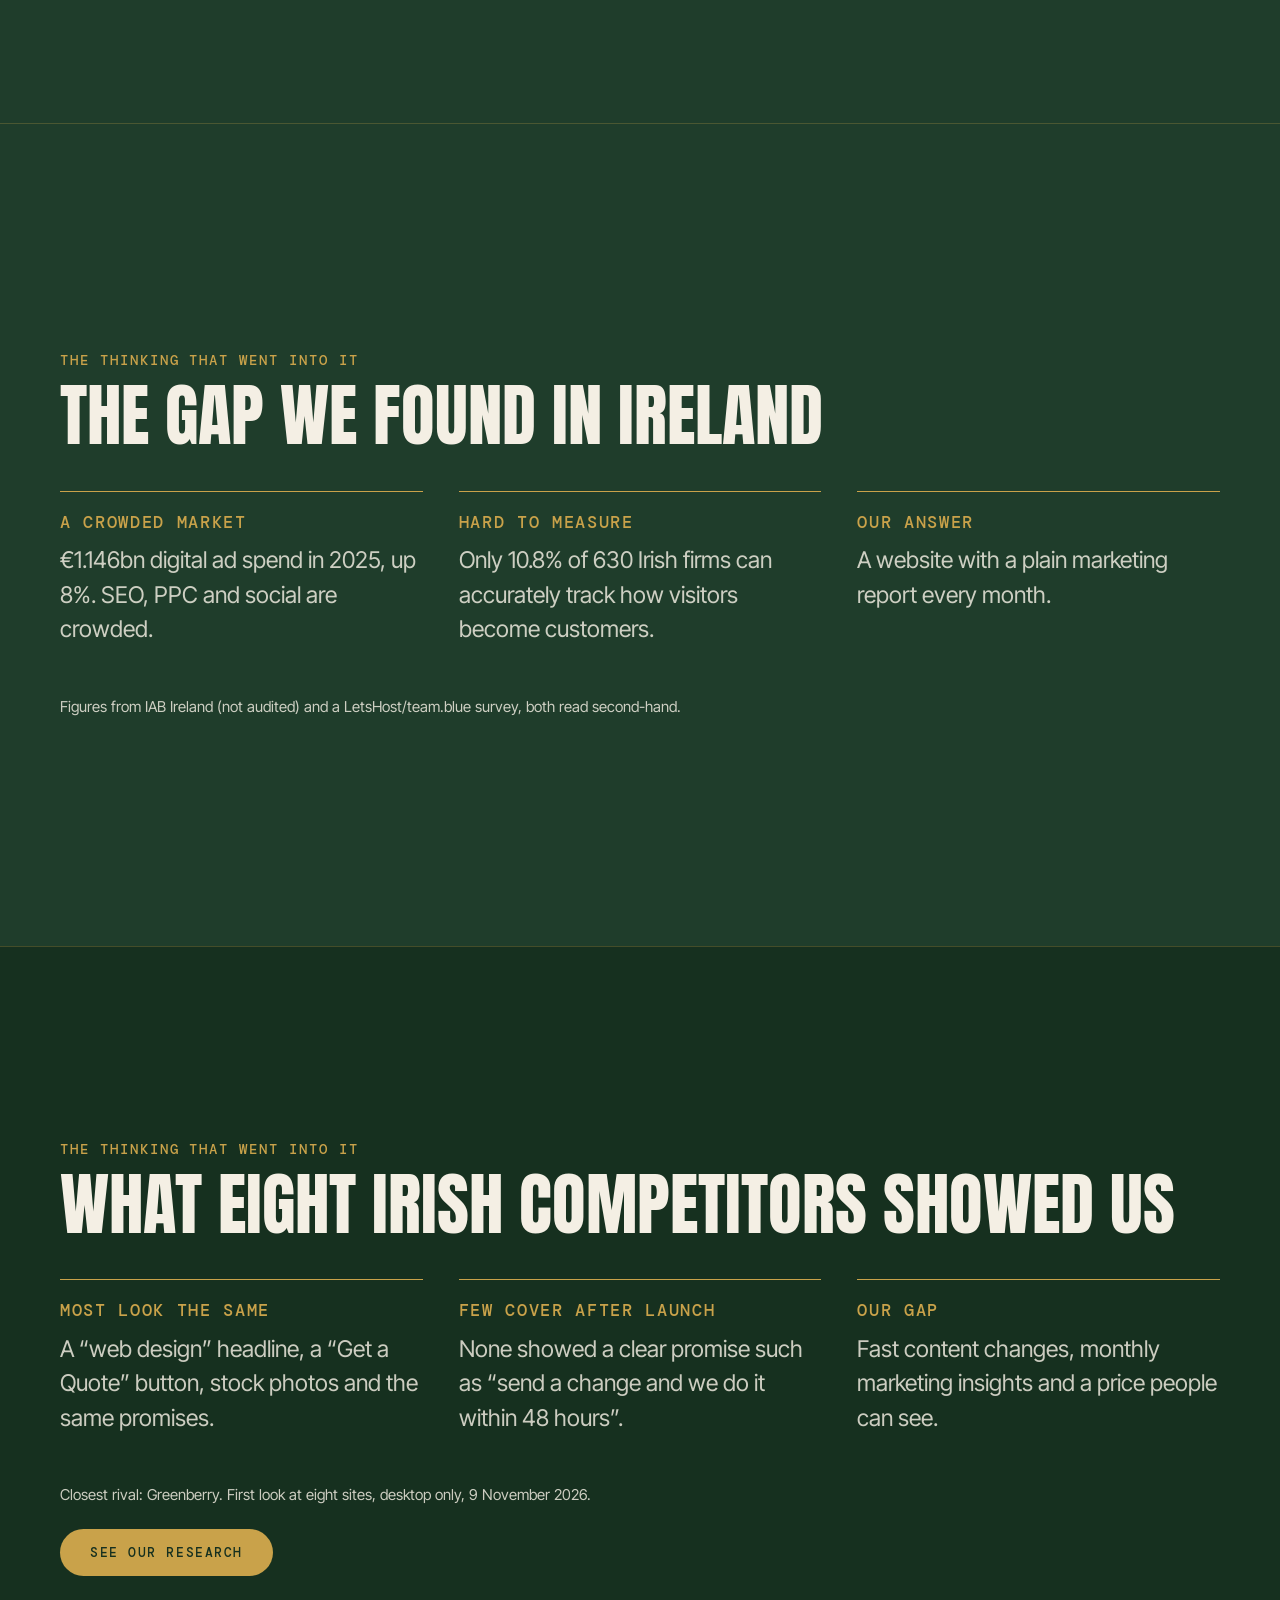
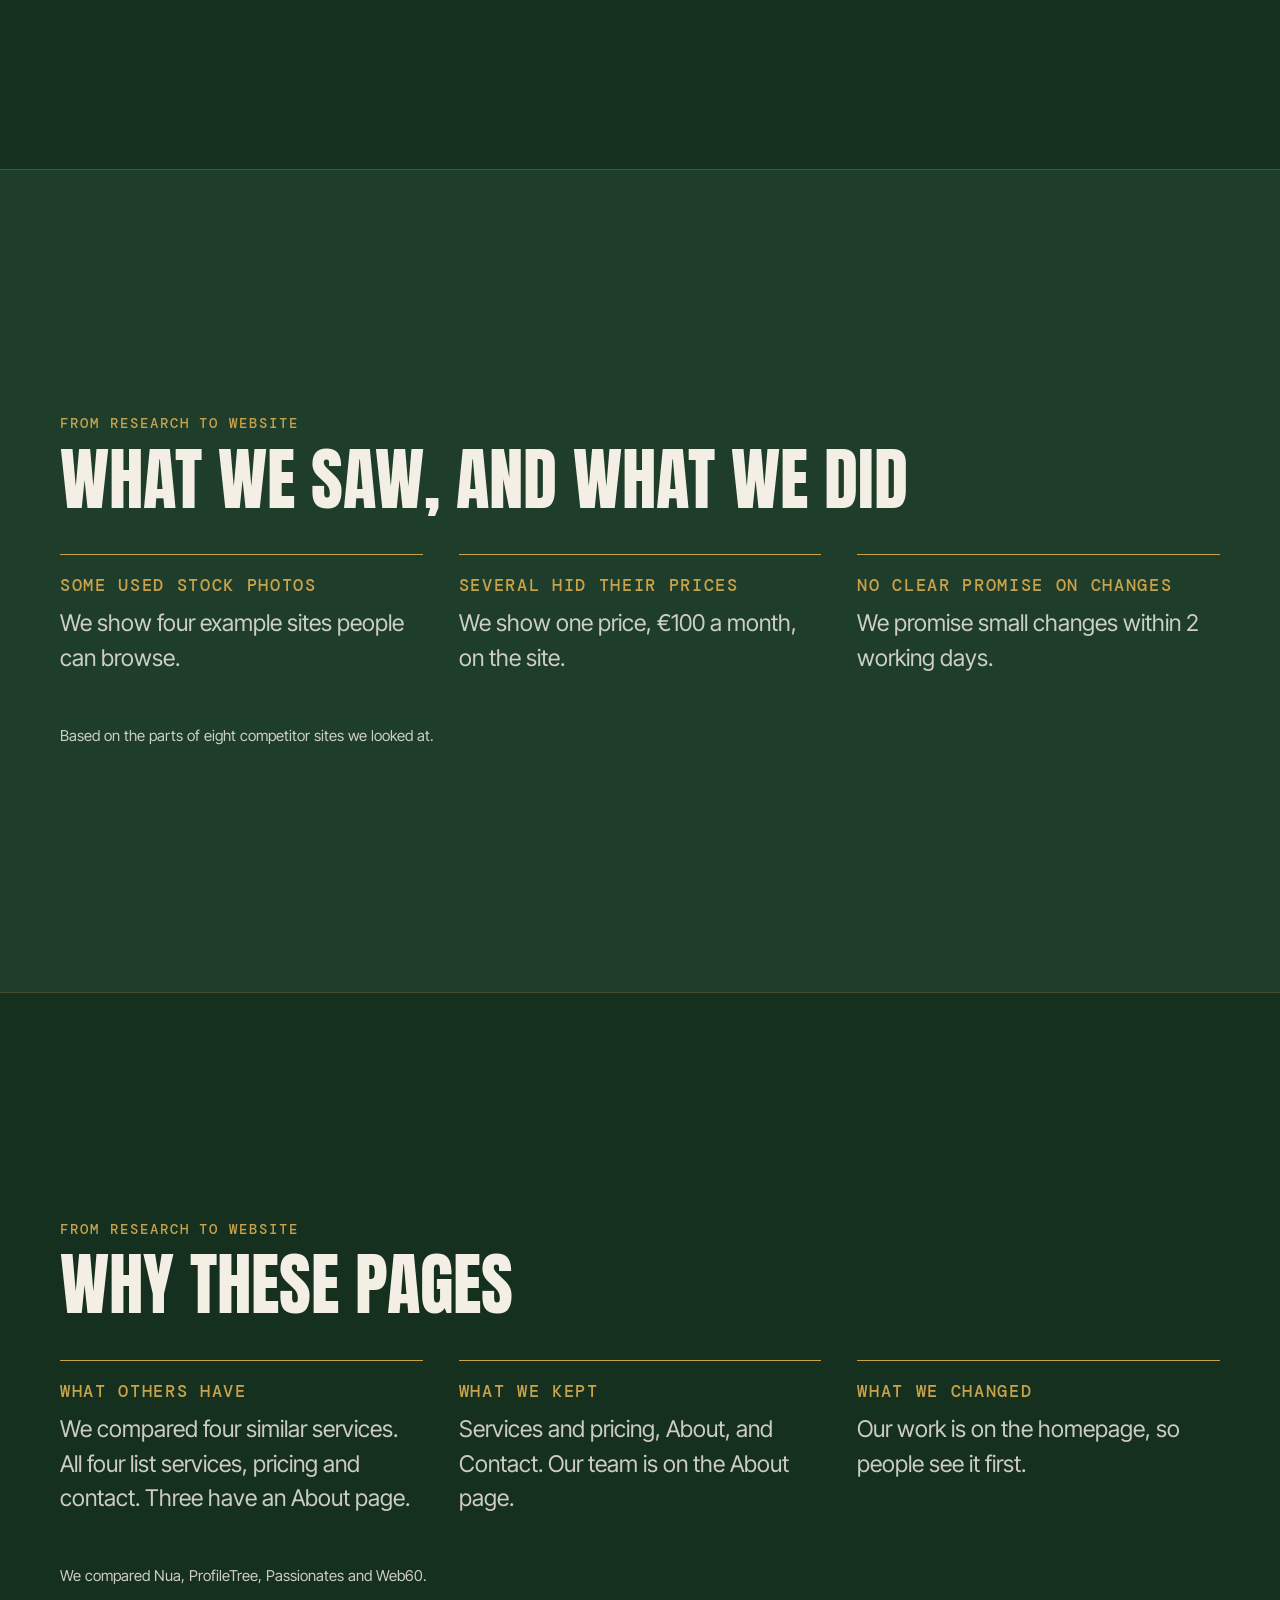
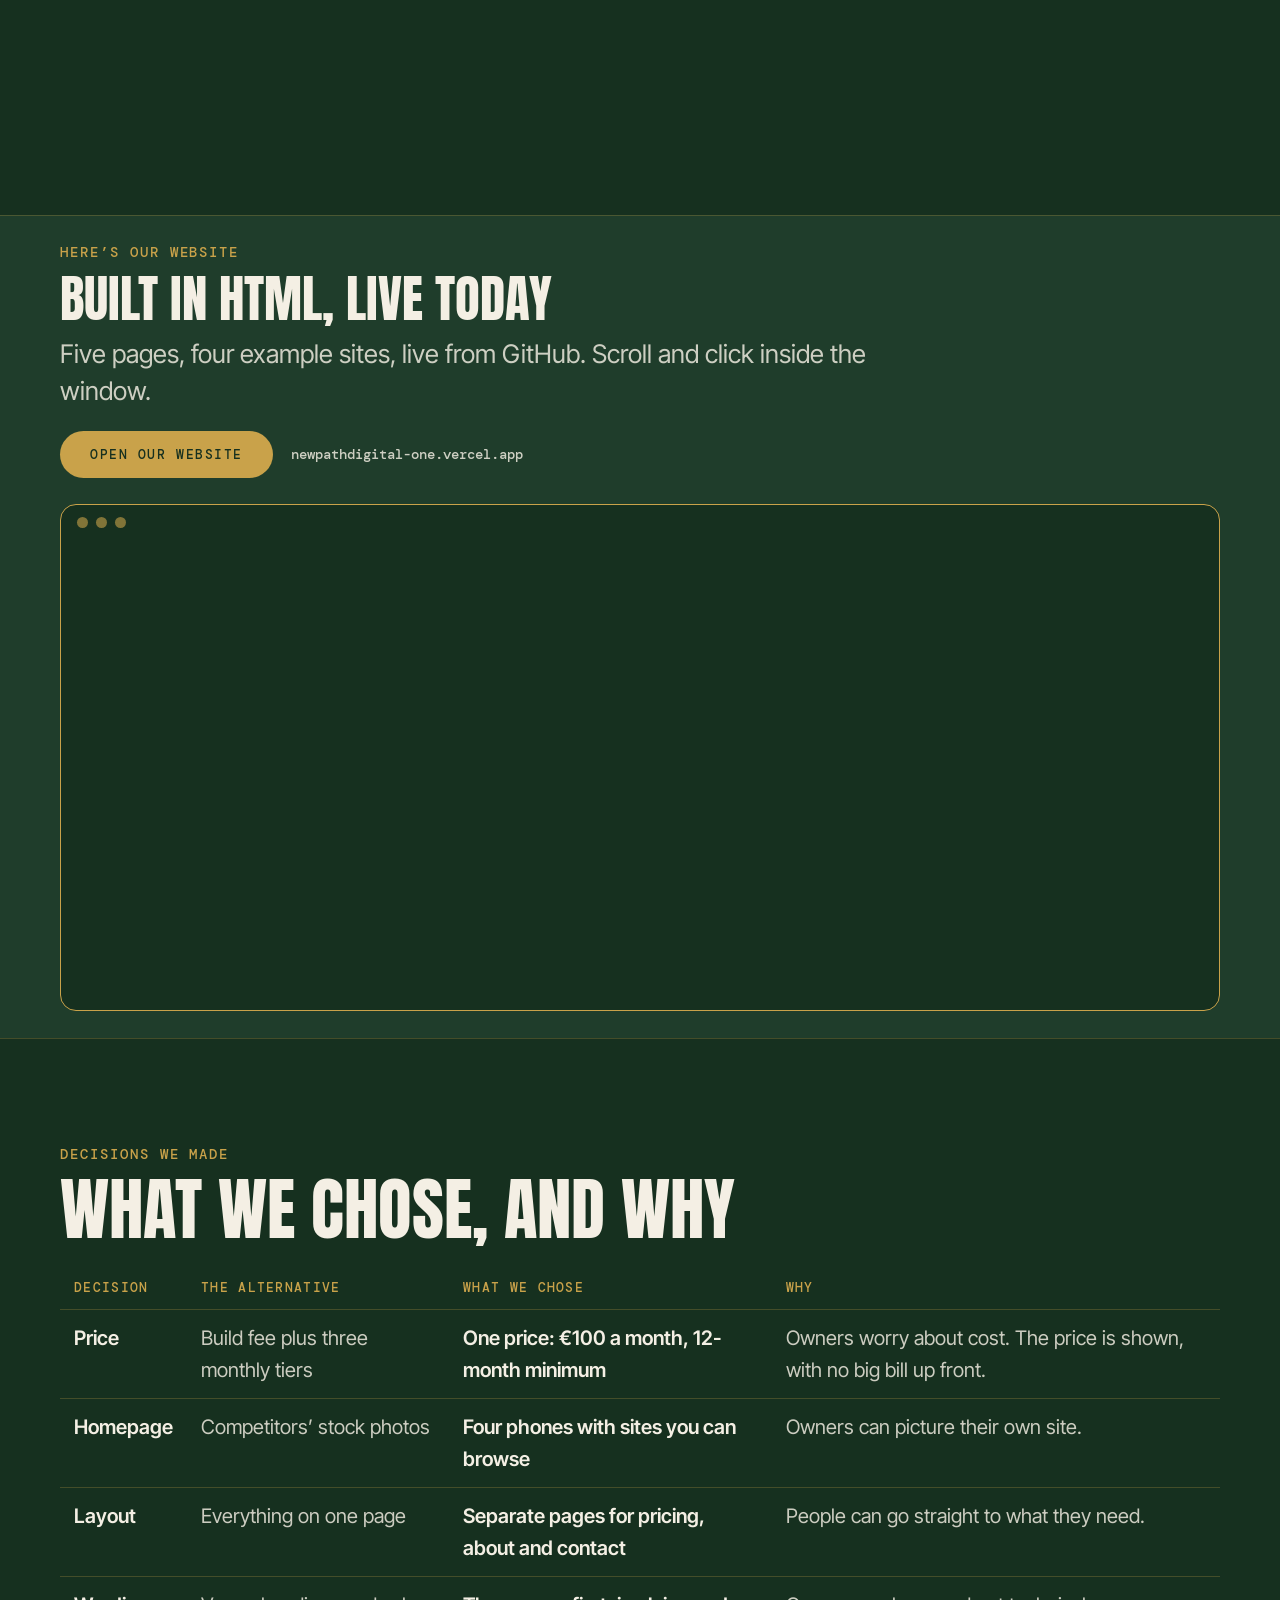
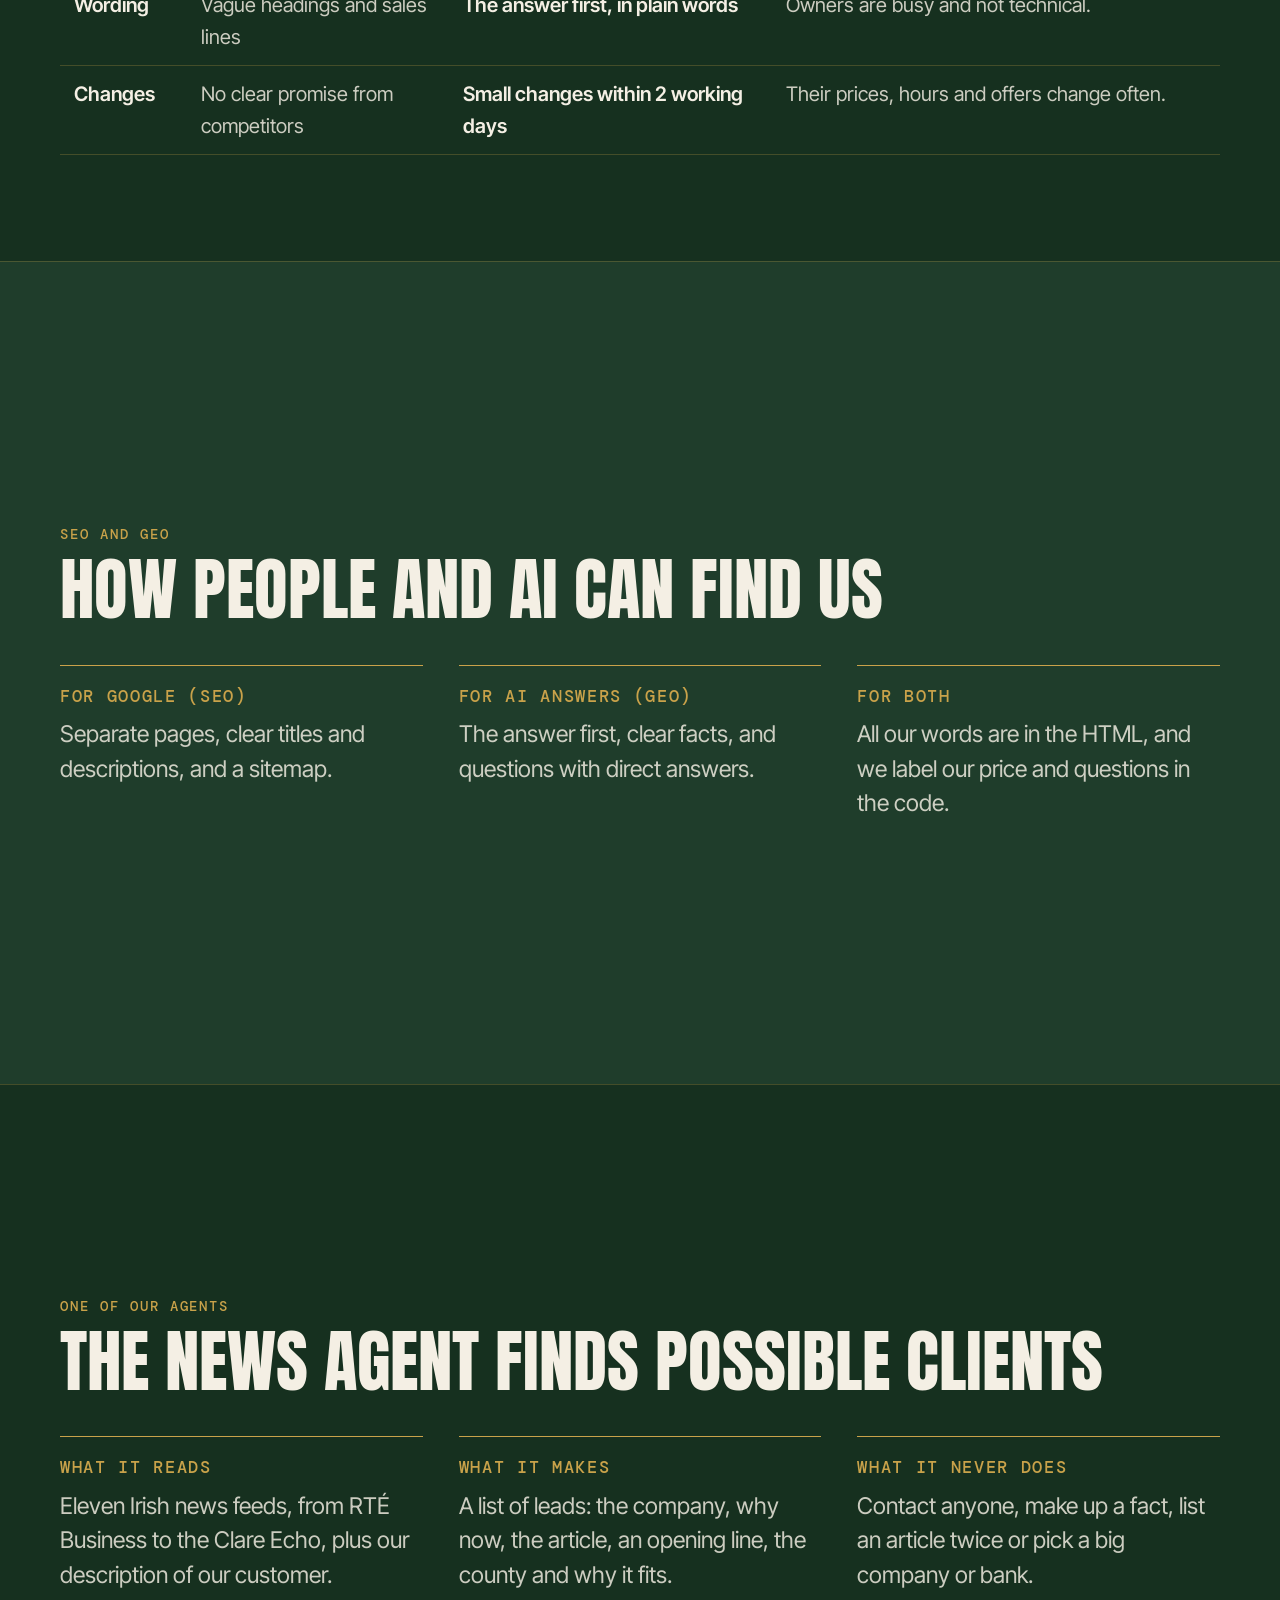
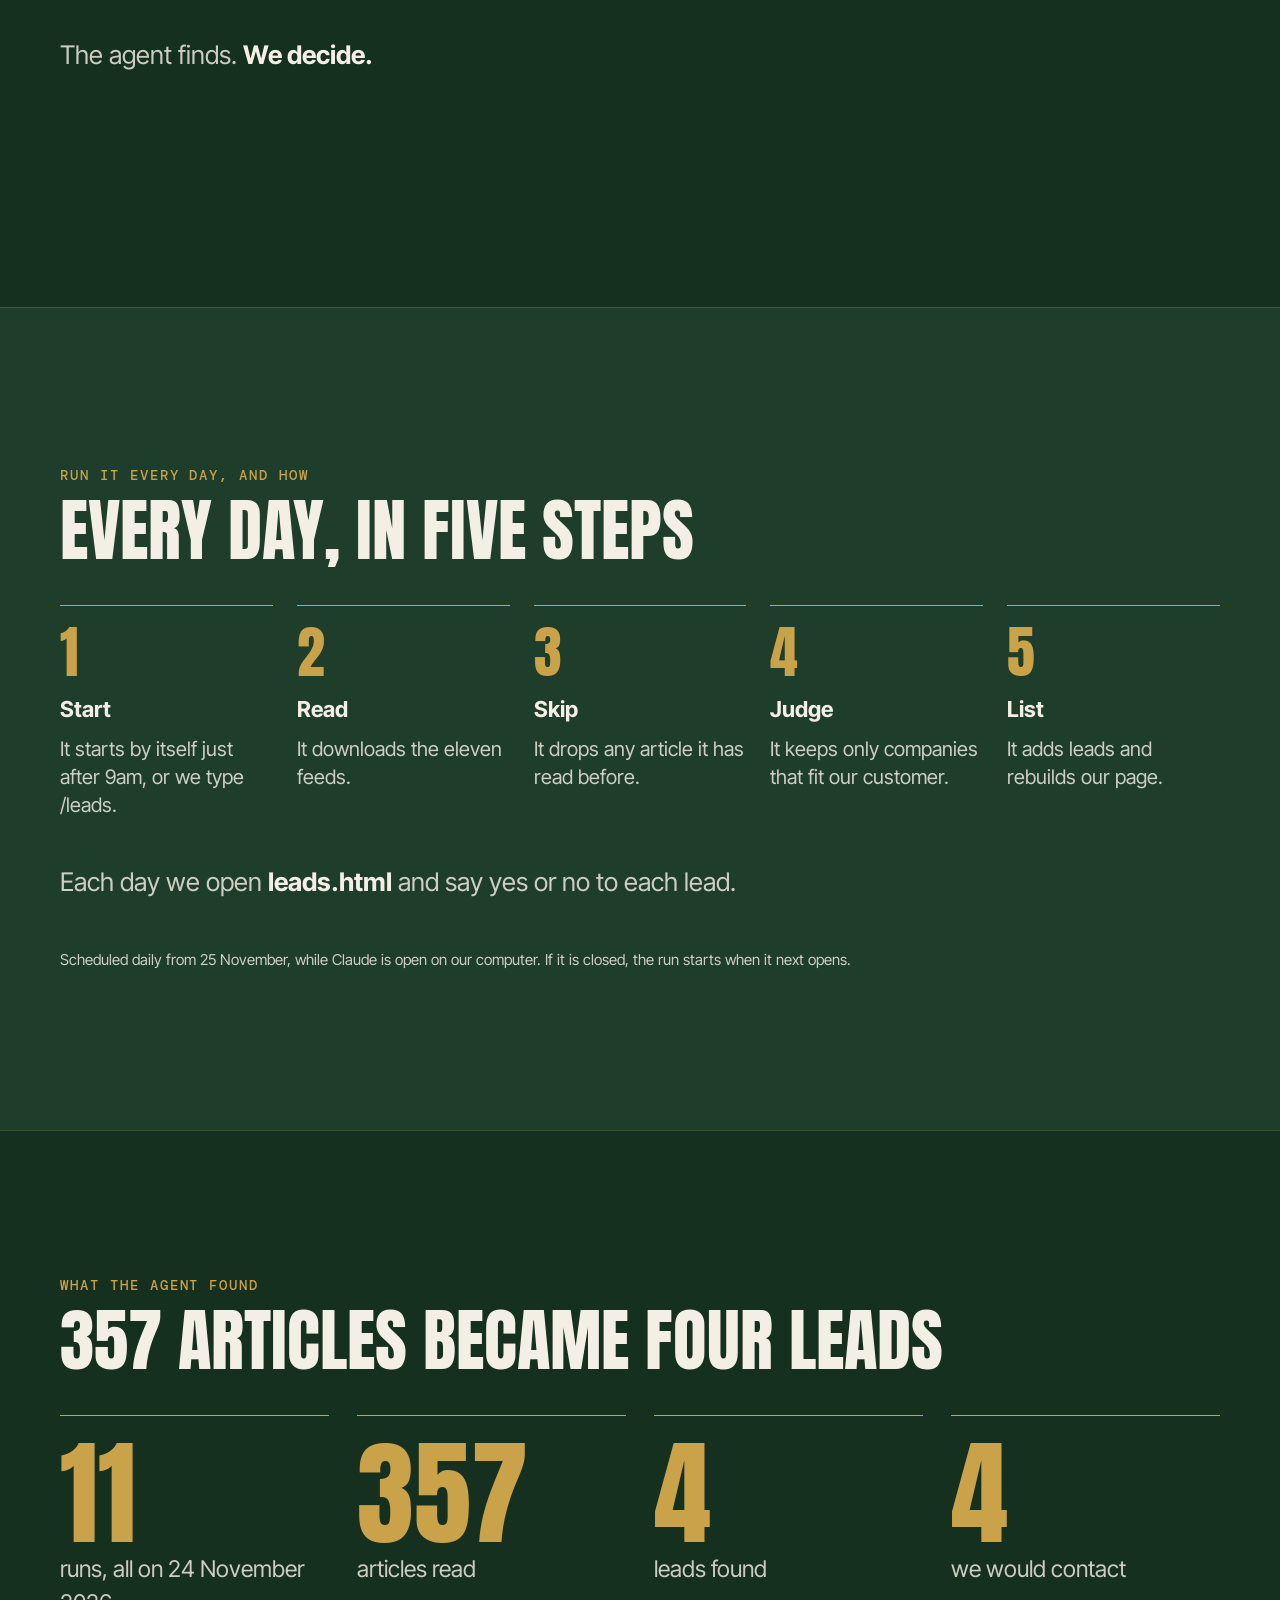
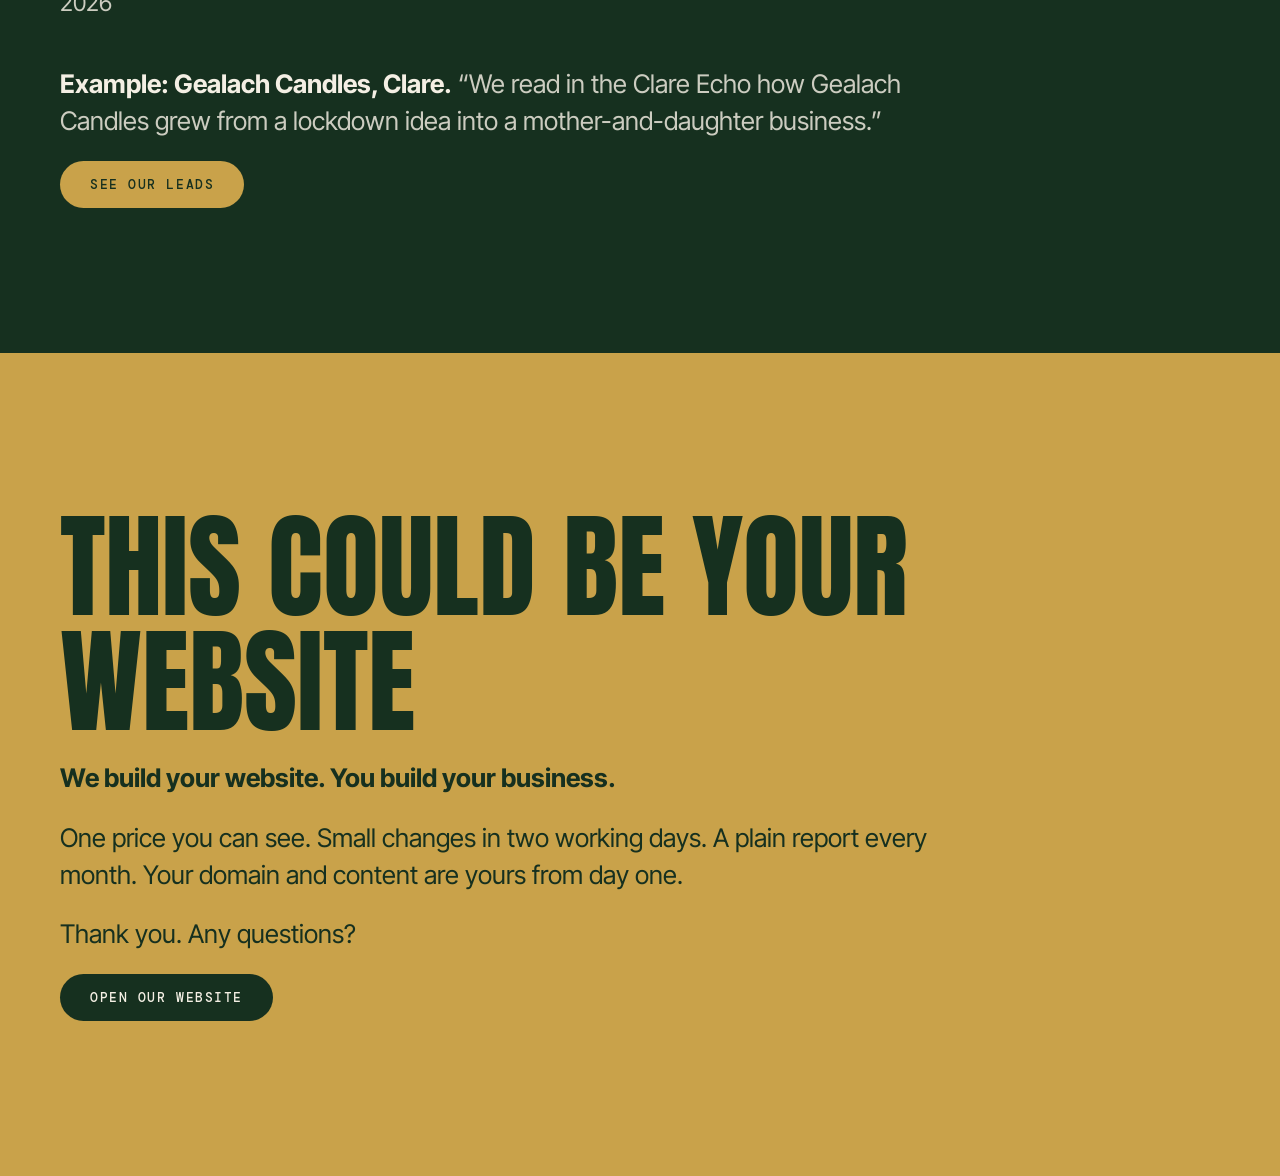
<file: presentation.html>
<!doctype html><html lang="en-IE"><head><meta charset="utf-8"><meta name="viewport" content="width=device-width,initial-scale=1"><meta name="robots" content="noindex, nofollow"><title>New Path Digital presentation</title><link href="https://fonts.googleapis.com/css2?family=Anton&family=DM+Mono:wght@400;500&family=Inter+Tight:wght@400;500;600&family=JetBrains+Mono:wght@400;700&display=swap" rel="stylesheet"><style>/* Shared look for every New Path Digital page */
:root{--green:#1f3d2b;--green2:#16301f;--gold:#c9a24a;--cream:#f4efe4;--ink:#18201a;--soft:rgba(244,239,228,.82);--line:rgba(201,162,74,.25)}
*{box-sizing:border-box;margin:0;padding:0}
html{scroll-behavior:smooth}
body{background:var(--green);color:var(--cream);font:400 16px/1.6 "Inter Tight",system-ui,sans-serif;-webkit-font-smoothing:antialiased;overflow-x:hidden}
a{color:inherit;text-decoration:none}
button{font:inherit;color:inherit;background:none;border:0;cursor:pointer}
:focus-visible{outline:2px solid var(--gold);outline-offset:3px}

/* ---------- header ---------- */
.bar{position:sticky;top:0;z-index:20;background:var(--green);border-bottom:1px solid #0b140e;display:flex;align-items:center;gap:clamp(14px,1.6vw,26px);padding:10px clamp(16px,3vw,36px)}
.mark{width:clamp(72px,7vw,122px);height:clamp(72px,7vw,122px);flex:none;display:block}
.brand{display:flex;align-items:center;gap:14px;flex:none}
.brand .name{font:700 clamp(32px,3.4vw,60px)/1 "JetBrains Mono","DM Mono",monospace;letter-spacing:0;color:#fff;text-transform:uppercase;white-space:nowrap}
.nav{display:flex;gap:clamp(8px,.7vw,14px);margin-left:auto;flex-wrap:wrap;justify-content:center}
.nav a{font:400 clamp(11px,.88vw,14px)/1 "JetBrains Mono","DM Mono",monospace;color:#fff;text-transform:uppercase;border:1px solid #0b140e;border-radius:999px;padding:clamp(9px,.75vw,12px) clamp(9px,.85vw,14px);white-space:nowrap;transition:background .2s,color .2s}
.nav a:hover,.nav a[aria-current="page"]{background:var(--cream);color:var(--green)}

/* ---------- shared blocks ---------- */
.wrap{max-width:1180px;margin:0 auto;padding-left:clamp(20px,5vw,60px);padding-right:clamp(20px,5vw,60px)}
.page-head{padding-block:clamp(50px,8vw,100px) clamp(30px,5vw,50px)}
.page-head h1{font:400 clamp(44px,7.5vw,96px)/.95 "Anton",sans-serif;text-transform:uppercase;margin-bottom:18px;text-wrap:balance}
.page-head p{font-size:clamp(18px,2.1vw,23px);line-height:1.45;color:var(--soft);max-width:40ch}
.kicker{font:500 12px/1.3 "DM Mono",monospace;letter-spacing:.14em;text-transform:uppercase;color:var(--gold);margin-bottom:12px}
h2.big{font:400 clamp(32px,4.6vw,56px)/1 "Anton";text-transform:uppercase;margin-bottom:24px;text-wrap:balance}
.section{padding-block:clamp(56px,8vw,100px);border-top:1px solid var(--line)}
.prose p{color:var(--soft);max-width:60ch;margin-bottom:14px}
.cols{display:grid;grid-template-columns:repeat(3,1fr);gap:clamp(18px,3vw,36px)}
.cols.four{grid-template-columns:repeat(4,1fr)}
.col{border-top:1px solid var(--gold);padding-top:20px;min-width:0}
.col h3{font:500 13px/1.3 "DM Mono",monospace;letter-spacing:.1em;text-transform:uppercase;color:var(--gold);margin-bottom:10px}
.col p{color:var(--soft);font-size:15px}
.ticks{list-style:none;display:grid;gap:12px}
.ticks li{display:flex;gap:12px;align-items:baseline;color:var(--soft)}
.ticks li::before{content:"";flex:none;width:9px;height:9px;border-radius:50%;background:var(--gold);transform:translateY(-1px)}

.cta{display:inline-block;background:var(--gold);color:var(--green2);font:500 13px/1 "DM Mono",monospace;letter-spacing:.12em;text-transform:uppercase;padding:17px 30px;border-radius:999px;transition:transform .2s}
.cta:hover{transform:translateY(-2px)}
.cta.ghost{background:none;color:var(--cream);border:1px solid rgba(244,239,228,.55)}
.cta.ghost:hover{background:var(--cream);color:var(--green)}

.call{text-align:center;padding:clamp(70px,10vw,120px) 20px;border-top:1px solid var(--line)}
.call h2{font:400 clamp(34px,5vw,60px)/1 "Anton";text-transform:uppercase;margin-bottom:18px}
.call p{color:rgba(244,239,228,.8);max-width:46ch;margin:0 auto 28px}

footer.site{border-top:1px solid var(--line);padding:30px clamp(20px,5vw,60px) 40px;display:flex;flex-wrap:wrap;justify-content:space-between;gap:14px 30px;font-size:13px;color:rgba(244,239,228,.6)}
footer.site nav{display:flex;flex-wrap:wrap;gap:8px 22px}
footer.site a:hover{color:var(--cream)}
footer.site .note{width:100%;font-size:12px;color:rgba(244,239,228,.45)}

/* wide screens: logo and name in the centre, menu right */
/* the menu goes in two rows until there is room for one */
@media (min-width:1061px) and (max-width:1899px){.nav{display:grid;grid-template-columns:auto auto}.nav a{text-align:center}}
@media (min-width:1061px){.bar{min-height:clamp(100px,8.4vw,144px)}.brand{position:absolute;left:50%;transform:translateX(-50%)}}
@media (max-width:1060px){
  .nav a{font-size:12px}
  .bar{flex-wrap:wrap;justify-content:center;gap:10px}
  .nav{width:100%;margin:0}
}
@media (max-width:760px){
  .brand{gap:8px}
  .mark{width:54px;height:54px}
  .brand .name{font-size:clamp(19px,7.2vw,32px)}
  .nav a{padding:10px 8px;font-size:12px;text-align:center}
  .cols,.cols.four{grid-template-columns:1fr}
  footer.site{flex-direction:column}
}
@media (prefers-reduced-motion:reduce){*{transition:none!important;scroll-behavior:auto!important}}
@media (max-width:480px){.nav{display:grid;grid-template-columns:1fr 1fr}}
html{scroll-behavior:auto}
.bar{height:77px}.slide{min-height:calc(100vh - 77px);scroll-margin-top:76px;display:flex;align-items:center;padding:60px 0;border-top:1px solid var(--line)}.slide>.wrap{width:100%;max-width:1400px}h2.big{font-size:clamp(34px,5.4vw,80px)}.kicker{font-size:14px}
.deep{background:var(--green2)}.gold{background:var(--gold);color:var(--green2)}
h1{font:400 clamp(52px,9vw,130px)/1 "Anton",sans-serif;text-transform:uppercase;margin-bottom:20px}
.lead{font-size:clamp(19px,2vw,26px);line-height:1.45;max-width:60ch;margin-bottom:22px;color:var(--soft)}.lead b{color:var(--cream)}.gold .lead{color:inherit}.cta.dark{background:var(--green2);color:var(--cream)}
.slide .col p{font-size:clamp(18px,1.8vw,26px);line-height:1.5}.slide .col h3{font-size:clamp(14px,1.3vw,18px)}.cols{margin-top:40px}
.names,.foot{color:var(--soft);font-size:15px;margin-top:48px}
.btns{display:flex;flex-wrap:wrap;gap:18px;align-items:center;margin-bottom:26px}.url{font:500 14px/1.4 "DM Mono",monospace;color:var(--soft)}
.browser{border:1px solid var(--gold);border-radius:16px;overflow:hidden;background:var(--green2)}.dots{display:flex;gap:8px;padding:12px 16px}.dots i{width:11px;height:11px;border-radius:50%;background:var(--gold);opacity:.6}.browser iframe{display:block;width:100%;height:calc(100vh - 430px);min-height:400px;border:0}
#website{padding:26px 0}#website .big{font-size:clamp(34px,4vw,60px);margin-bottom:10px}.tw{overflow-x:auto}table{width:100%;min-width:820px;border-collapse:collapse;font-size:clamp(16px,1.6vw,20px)}th,td{text-align:left;padding:12px 14px;border-bottom:1px solid var(--line);vertical-align:top}th{font:500 13px/1.3 "DM Mono",monospace;letter-spacing:.1em;text-transform:uppercase;color:var(--gold)}td{color:var(--soft)}td:first-child,td:nth-child(3){color:var(--cream);font-weight:600}
.steps{list-style:none;counter-reset:n;display:grid;grid-template-columns:repeat(5,1fr);gap:24px;margin-top:40px}.steps li{counter-increment:n;border-top:1px solid var(--gold);padding-top:18px}.steps li::before{content:counter(n);font:400 56px/1 "Anton";color:var(--gold)}.steps h3{font-size:22px;margin:8px 0}.steps p{color:var(--soft);font-size:20px;line-height:1.4}
.stats{display:grid;grid-template-columns:repeat(4,1fr);gap:28px;margin-top:40px}.n{font:400 clamp(70px,9vw,120px)/1 "Anton";color:var(--gold)}
@media(min-width:1061px){.bar{min-height:0}.brand{position:static;transform:none}.mark{width:56px;height:56px}.brand .name{font-size:clamp(26px,2.4vw,40px)}.nav{display:flex!important;flex-wrap:nowrap}}
@media(max-width:1060px){.bar{height:auto}.mark{width:54px;height:54px}.slide{scroll-margin-top:118px}}
@media(max-width:760px){.slide{min-height:0;scroll-margin-top:180px}.steps{grid-template-columns:1fr}.stats{grid-template-columns:1fr 1fr}}
@media(max-width:480px){.nav{grid-template-columns:1fr 1fr 1fr}.nav a{padding:9px 4px;letter-spacing:.04em}}
</style></head><body><header class="bar"><a class="brand" href="/" aria-label="New Path Digital home"><img class="mark" alt="" width="60" height="60" src="[data-uri]"><span class="name">New Path Digital</span></a><nav class="nav"><a href="#target">Targeting</a><a href="#gap">Thinking</a><a href="#website">Website</a><a href="#decisions">Decisions</a><a href="#agent">Agent</a></nav></header><main><section class="slide cover" id="top"><div class="wrap"><div class="kicker">This is our digital agency</div><h1>New Path Digital</h1><p class="lead">Websites for small businesses all over Ireland, for €100 a month.</p><a class="cta" href="#target">Start</a><p class="names">Lorcan Foley, Ciara Delahunt, Elizabeth Carty, Charlotte Cranfield, Nicole Griffin</p></div></section><section class="slide " id="target"><div class="wrap"><div class="kicker">Who we are targeting</div><h2 class="big">Owners who run everything themselves</h2><div class="cols"><div class="col"><h3>Who they are</h3><p>Micro-businesses with 1 to 10 staff, anywhere in Ireland. Busy, not technical, with no marketing person.</p></div><div class="col"><h3>Where to start</h3><p>Cafés and restaurants, salons and barbers, small local shops. Their prices, hours and offers change often.</p></div><div class="col"><h3>What worries them</h3><p>The cost, being tied into a contract, and not owning their own site.</p></div></div></div></section><section class="slide" id="gap"><div class="wrap"><div class="kicker">The thinking that went into it</div><h2 class="big">The gap we found in Ireland</h2><div class="cols"><div class="col"><h3>A crowded market</h3><p>€1.146bn digital ad spend in 2025, up 8%. SEO, PPC and social are crowded.</p></div><div class="col"><h3>Hard to measure</h3><p>Only 10.8% of 630 Irish firms can accurately track how visitors become customers.</p></div><div class="col"><h3>Our answer</h3><p>A website with a plain marketing report every month.</p></div></div><p class="foot">Figures from IAB Ireland (not audited) and a LetsHost/team.blue survey, both read second-hand.</p></div></section><section class="slide deep" id="thinking"><div class="wrap"><div class="kicker">The thinking that went into it</div><h2 class="big">What eight Irish competitors showed us</h2><div class="cols"><div class="col"><h3>Most look the same</h3><p>A “web design” headline, a “Get a Quote” button, stock photos and the same promises.</p></div><div class="col"><h3>Few cover after launch</h3><p>None showed a clear promise such as “send a change and we do it within 48 hours”.</p></div><div class="col"><h3>Our gap</h3><p>Fast content changes, monthly marketing insights and a price people can see.</p></div></div><p class="foot">Closest rival: Greenberry. First look at eight sites, desktop only, 9 November 2026.</p><p style="margin-top:22px"><a class="cta" href="/research">See our research</a></p></div></section><section class="slide" id="link"><div class="wrap"><div class="kicker">From research to website</div><h2 class="big">What we saw, and what we did</h2><div class="cols"><div class="col"><h3>Some used stock photos</h3><p>We show four example sites people can browse.</p></div><div class="col"><h3>Several hid their prices</h3><p>We show one price, €100 a month, on the site.</p></div><div class="col"><h3>No clear promise on changes</h3><p>We promise small changes within 2 working days.</p></div></div><p class="foot">Based on the parts of eight competitor sites we looked at.</p></div></section><section class="slide deep" id="pages"><div class="wrap"><div class="kicker">From research to website</div><h2 class="big">Why these pages</h2><div class="cols"><div class="col"><h3>What others have</h3><p>We compared four similar services. All four list services, pricing and contact. Three have an About page.</p></div><div class="col"><h3>What we kept</h3><p>Services and pricing, About, and Contact. Our team is on the About page.</p></div><div class="col"><h3>What we changed</h3><p>Our work is on the homepage, so people see it first.</p></div></div><p class="foot">We compared Nua, ProfileTree, Passionates and Web60.</p></div></section><section class="slide" id="website"><div class="wrap"><div class="kicker">Here’s our website</div><h2 class="big">Built in HTML, live today</h2><p class="lead">Five pages, four example sites, live from GitHub. Scroll and click inside the window.</p><div class="btns"><a class="cta" href="https://newpathdigital-one.vercel.app/" target="_blank" rel="noopener">Open our website</a><span class="url">newpathdigital-one.vercel.app</span></div><div class="browser"><div class="dots"><i></i><i></i><i></i></div><iframe src="https://newpathdigital-one.vercel.app/" title="Our live website" loading="lazy"></iframe></div></div></section><section class="slide deep" id="decisions"><div class="wrap"><div class="kicker">Decisions we made</div><h2 class="big">What we chose, and why</h2><div class="tw" tabindex="0"><table><thead><tr><th>Decision</th><th>The alternative</th><th>What we chose</th><th>Why</th></tr></thead><tbody><tr><td>Price</td><td>Build fee plus three monthly tiers</td><td>One price: €100 a month, 12-month minimum</td><td>Owners worry about cost. The price is shown, with no big bill up front.</td></tr><tr><td>Homepage</td><td>Competitors’ stock photos</td><td>Four phones with sites you can browse</td><td>Owners can picture their own site.</td></tr><tr><td>Layout</td><td>Everything on one page</td><td>Separate pages for pricing, about and contact</td><td>People can go straight to what they need.</td></tr><tr><td>Wording</td><td>Vague headings and sales lines</td><td>The answer first, in plain words</td><td>Owners are busy and not technical.</td></tr><tr><td>Changes</td><td>No clear promise from competitors</td><td>Small changes within 2 working days</td><td>Their prices, hours and offers change often.</td></tr></tbody></table></div></div></section><section class="slide" id="seo"><div class="wrap"><div class="kicker">SEO and GEO</div><h2 class="big">How people and AI can find us</h2><div class="cols"><div class="col"><h3>For Google (SEO)</h3><p>Separate pages, clear titles and descriptions, and a sitemap.</p></div><div class="col"><h3>For AI answers (GEO)</h3><p>The answer first, clear facts, and questions with direct answers.</p></div><div class="col"><h3>For both</h3><p>All our words are in the HTML, and we label our price and questions in the code.</p></div></div></div></section><section class="slide deep" id="agent"><div class="wrap"><div class="kicker">One of our agents</div><h2 class="big">The news agent finds possible clients</h2><div class="cols"><div class="col"><h3>What it reads</h3><p>Eleven Irish news feeds, from RTÉ Business to the Clare Echo, plus our description of our customer.</p></div><div class="col"><h3>What it makes</h3><p>A list of leads: the company, why now, the article, an opening line, the county and why it fits.</p></div><div class="col"><h3>What it never does</h3><p>Contact anyone, make up a fact, list an article twice or pick a big company or bank.</p></div></div><p class="lead" style="margin-top:44px">The agent finds. <b>We decide.</b></p></div></section><section class="slide" id="how"><div class="wrap"><div class="kicker">Run it every day, and how</div><h2 class="big">Every day, in five steps</h2><ol class="steps"><li><h3>Start</h3><p>It starts by itself just after 9am, or we type /leads.</p></li><li><h3>Read</h3><p>It downloads the eleven feeds.</p></li><li><h3>Skip</h3><p>It drops any article it has read before.</p></li><li><h3>Judge</h3><p>It keeps only companies that fit our customer.</p></li><li><h3>List</h3><p>It adds leads and rebuilds our page.</p></li></ol><p class="lead" style="margin-top:44px">Each day we open <b>leads.html</b> and say yes or no to each lead.</p><p class="foot">Scheduled daily from 25 November, while Claude is open on our computer. If it is closed, the run starts when it next opens.</p></div></section><section class="slide deep" id="results"><div class="wrap"><div class="kicker">What the agent found</div><h2 class="big">357 articles became four leads</h2><div class="stats"><div class="col"><div class="n">11</div><p>runs, all on 24 November 2026</p></div><div class="col"><div class="n">357</div><p>articles read</p></div><div class="col"><div class="n">4</div><p>leads found</p></div><div class="col"><div class="n">4</div><p>we would contact</p></div></div><p class="lead" style="margin-top:44px"><b>Example: Gealach Candles, Clare.</b> “We read in the Clare Echo how Gealach Candles grew from a lockdown idea into a mother-and-daughter business.”</p><p><a class="cta" href="/leads">See our leads</a></p></div></section><section class="slide gold" id="close"><div class="wrap"><h1>This could be your website</h1><p class="lead"><b style="color:inherit">We build your website. You build your business.</b></p><p class="lead">One price you can see. Small changes in two working days. A plain report every month. Your domain and content are yours from day one.</p><p class="lead">Thank you. Any questions?</p><a class="cta dark" href="https://newpathdigital-one.vercel.app/" target="_blank" rel="noopener">Open our website</a></div></section></main><script>
const secs=[...document.querySelectorAll('.slide')],links=[...document.querySelectorAll('.nav a')],own={seo:'decisions',pages:'website',thinking:'gap',link:'gap',how:'agent',results:'agent',close:''};
const cur=()=>{const b=document.querySelector('.bar').offsetHeight+60;let k=0;secs.forEach((s,i)=>{if(s.getBoundingClientRect().top<=b)k=i});return k};
const mark=()=>{const id=secs[cur()].id;links.forEach(a=>a.getAttribute('href')==='#'+(own[id]||id)?a.setAttribute('aria-current','page'):a.removeAttribute('aria-current'))};
addEventListener('scroll',mark,{passive:true});mark();
addEventListener('keydown',e=>{const d={ArrowRight:1,PageDown:1,ArrowLeft:-1,PageUp:-1}[e.key];if(!d||e.altKey||e.metaKey||e.ctrlKey)return;const s=secs[cur()+d];if(s){e.preventDefault();s.scrollIntoView()}});
</script></body></html>
</file>
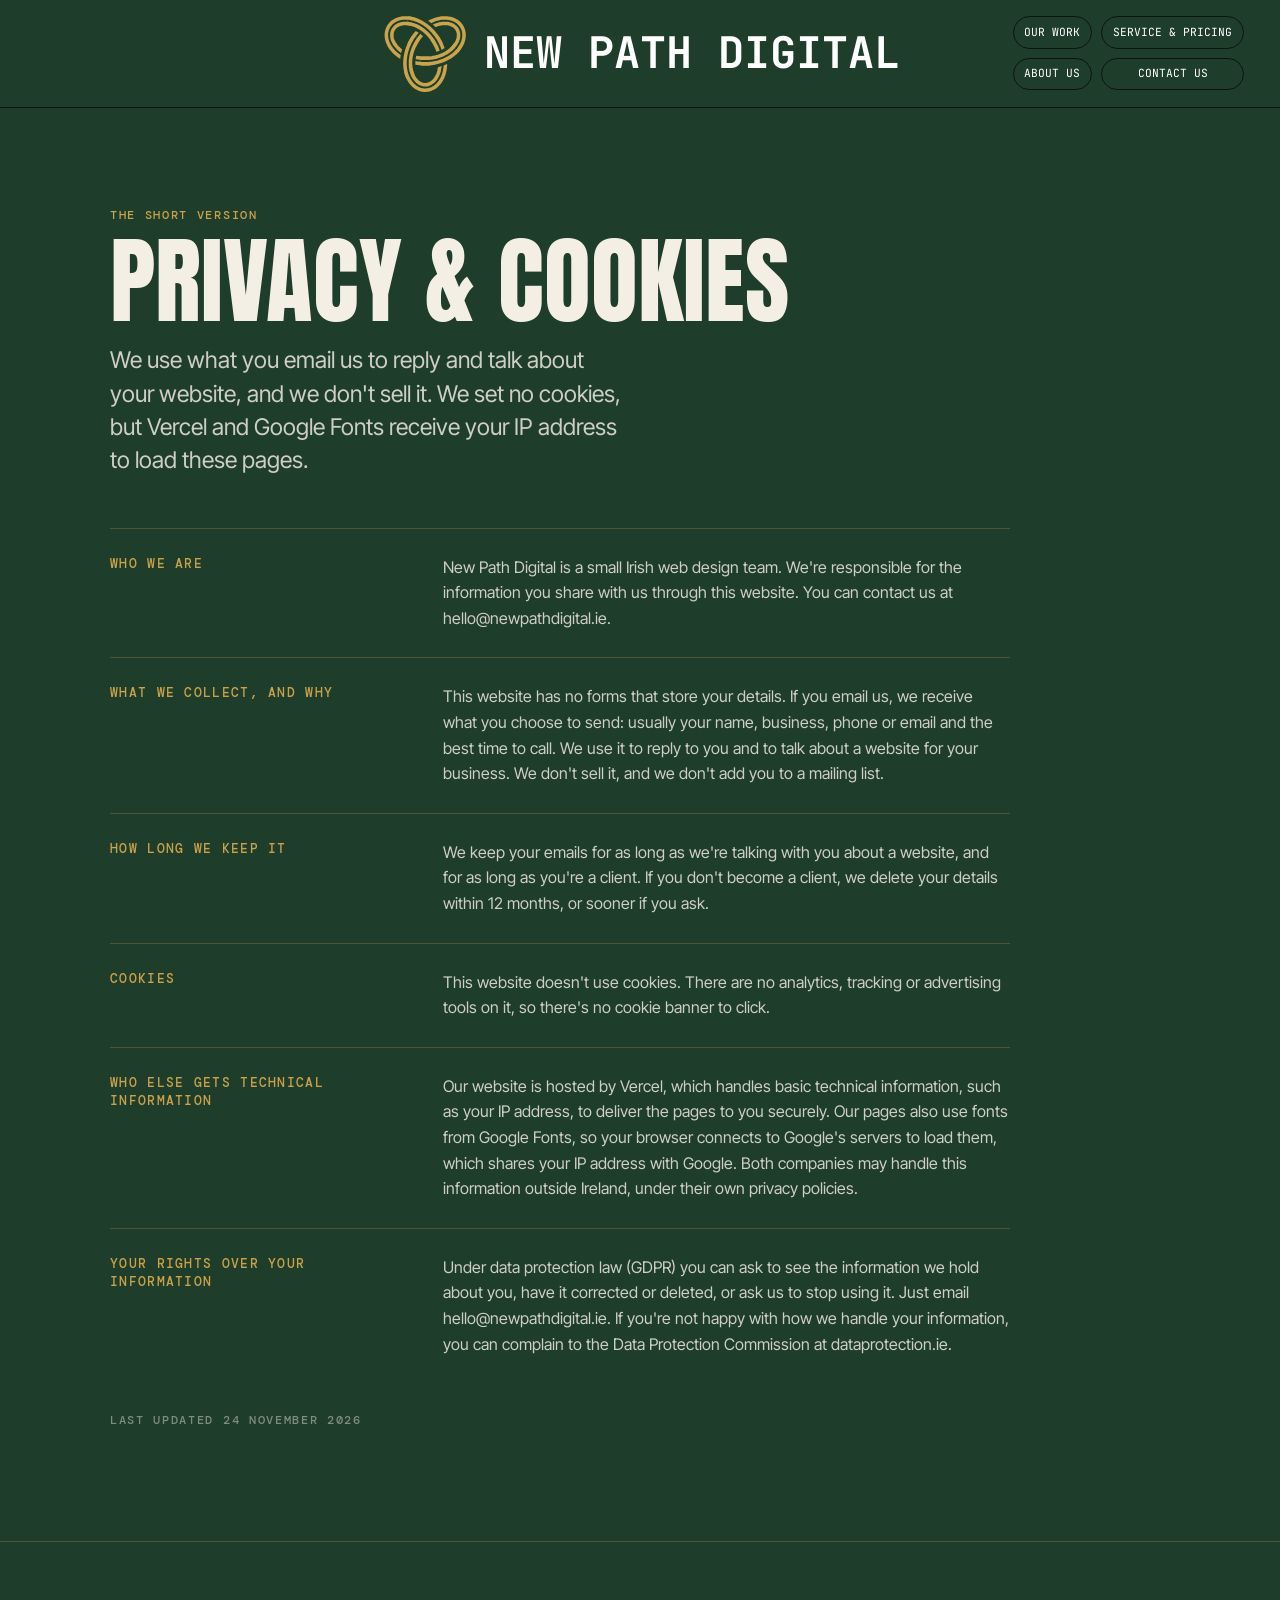
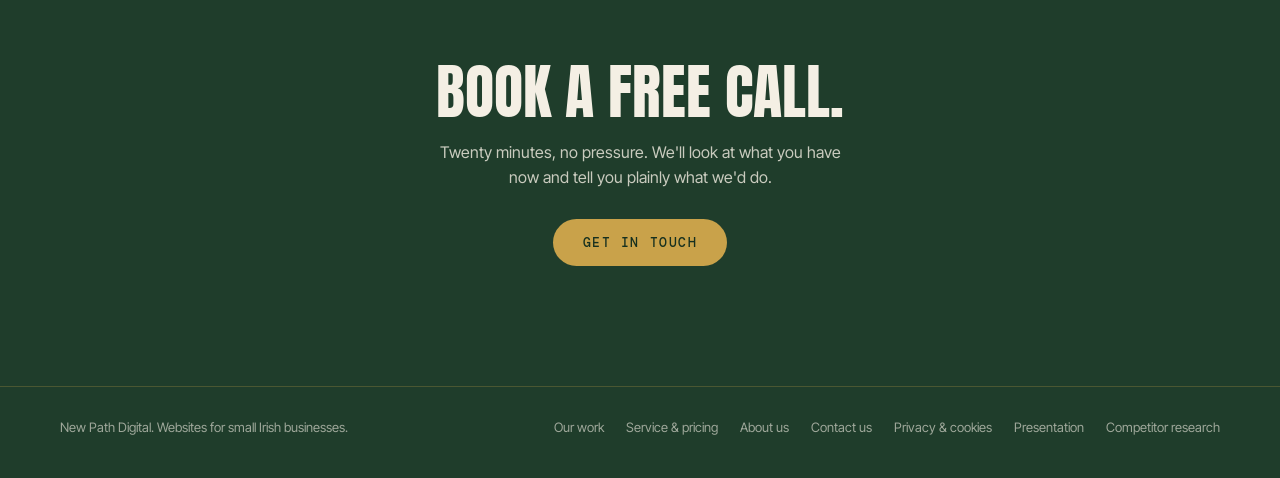
<file: privacy.html>
<!doctype html>
<html lang="en-IE">
<head>
<meta charset="utf-8">
<meta name="viewport" content="width=device-width, initial-scale=1">
<title>Privacy &amp; cookies | New Path Digital</title>
<meta name="description" content="How New Path Digital handles your information, and our cookies: we don't use any.">
<link rel="icon" href="/icon.svg">
<link rel="canonical" href="https://newpathdigital-one.vercel.app/privacy">
<meta property="og:type" content="website">
<meta property="og:locale" content="en_IE">
<meta property="og:site_name" content="New Path Digital">
<meta property="og:url" content="https://newpathdigital-one.vercel.app/privacy">
<meta property="og:title" content="Privacy &amp; cookies | New Path Digital">
<meta property="og:description" content="How New Path Digital handles your information, and our cookies: we don't use any.">
<meta property="og:image" content="https://newpathdigital-one.vercel.app/street/coffee.jpg">
<meta property="og:image:width" content="1800">
<meta property="og:image:height" content="1350">
<meta property="og:image:alt" content="A barista pours milk into a coffee at the counter of a small café, with scones and a street outside the window">
<meta name="twitter:card" content="summary_large_image">
<meta name="twitter:title" content="Privacy &amp; cookies | New Path Digital">
<meta name="twitter:description" content="How New Path Digital handles your information, and our cookies: we don't use any.">
<meta name="twitter:image" content="https://newpathdigital-one.vercel.app/street/coffee.jpg">
<link rel="preconnect" href="https://fonts.googleapis.com">
<link rel="preconnect" href="https://fonts.gstatic.com" crossorigin>
<link href="https://fonts.googleapis.com/css2?family=Anton&family=DM+Mono:wght@400;500&family=Inter+Tight:wght@400;500;600&family=JetBrains+Mono:wght@400;700&display=swap" rel="stylesheet">
<link rel="stylesheet" href="/style.css">
<style>
.policy{display:grid;gap:0;max-width:900px}
.policy .row{display:grid;grid-template-columns:minmax(0,.8fr) minmax(0,1.6fr);gap:clamp(16px,4vw,50px);padding:26px 0;border-top:1px solid var(--line)}
.policy h2{font:500 13px/1.4 "DM Mono",monospace;letter-spacing:.1em;text-transform:uppercase;color:var(--gold)}
.policy p{color:var(--soft)}
@media (max-width:760px){.policy .row{grid-template-columns:1fr;gap:8px}}
</style>
</head>
<body>

<header class="bar">
  <a class="brand" href="/" aria-label="New Path Digital home">
    <img class="mark" src="/logo.svg" alt="" width="60" height="60">
    <span class="name">New Path Digital</span>
  </a>
  <nav class="nav">
    <a href="/#work">Our work</a>
    <a href="/services">Service &amp; pricing</a>
    <a href="/about">About us</a>
    <a href="/contact">Contact us</a>
  </nav>
</header>

<main>
  <div class="wrap page-head">
    <div class="kicker">The short version</div>
    <h1>Privacy &amp; cookies</h1>
    <p>We use what you email us to reply and talk about your website, and we don't sell it. We set no cookies, but Vercel and Google Fonts receive your IP address to load these pages.</p>
  </div>
  <section class="wrap" style="padding-bottom:clamp(56px,8vw,100px)">
    <div class="policy">
      <div class="row"><h2>Who we are</h2><p>New Path Digital is a small Irish web design team. We're responsible for the information you share with us through this website. You can contact us at hello@newpathdigital.ie.</p></div>
      <div class="row"><h2>What we collect, and why</h2><p>This website has no forms that store your details. If you email us, we receive what you choose to send: usually your name, business, phone or email and the best time to call. We use it to reply to you and to talk about a website for your business. We don't sell it, and we don't add you to a mailing list.</p></div>
      <div class="row"><h2>How long we keep it</h2><p>We keep your emails for as long as we're talking with you about a website, and for as long as you're a client. If you don't become a client, we delete your details within 12 months, or sooner if you ask.</p></div>
      <div class="row"><h2>Cookies</h2><p>This website doesn't use cookies. There are no analytics, tracking or advertising tools on it, so there's no cookie banner to click.</p></div>
      <div class="row"><h2>Who else gets technical information</h2><p>Our website is hosted by Vercel, which handles basic technical information, such as your IP address, to deliver the pages to you securely. Our pages also use fonts from Google Fonts, so your browser connects to Google's servers to load them, which shares your IP address with Google. Both companies may handle this information outside Ireland, under their own privacy policies.</p></div>
      <div class="row"><h2>Your rights over your information</h2><p>Under data protection law (GDPR) you can ask to see the information we hold about you, have it corrected or deleted, or ask us to stop using it. Just email hello@newpathdigital.ie. If you're not happy with how we handle your information, you can complain to the Data Protection Commission at dataprotection.ie.</p></div>
    </div>
    <p class="kicker" style="margin-top:30px;color:rgba(244,239,228,.45)">Last updated 24 November 2026</p>
  </section>
</main>

<section class="call">
  <h2>Book a free call.</h2>
  <p>Twenty minutes, no pressure. We'll look at what you have now and tell you plainly what we'd do.</p>
  <a class="cta" href="/contact">Get in touch</a>
</section>

<footer class="site">
  <span>New Path Digital. Websites for small Irish businesses.</span>
  <nav><a href="/#work">Our work</a><a href="/services">Service &amp; pricing</a><a href="/about">About us</a><a href="/contact">Contact us</a><a href="/privacy">Privacy &amp; cookies</a><a href="/presentation">Presentation</a><a href="/research">Competitor research</a></nav>
</footer>
</body>
</html>
</file>
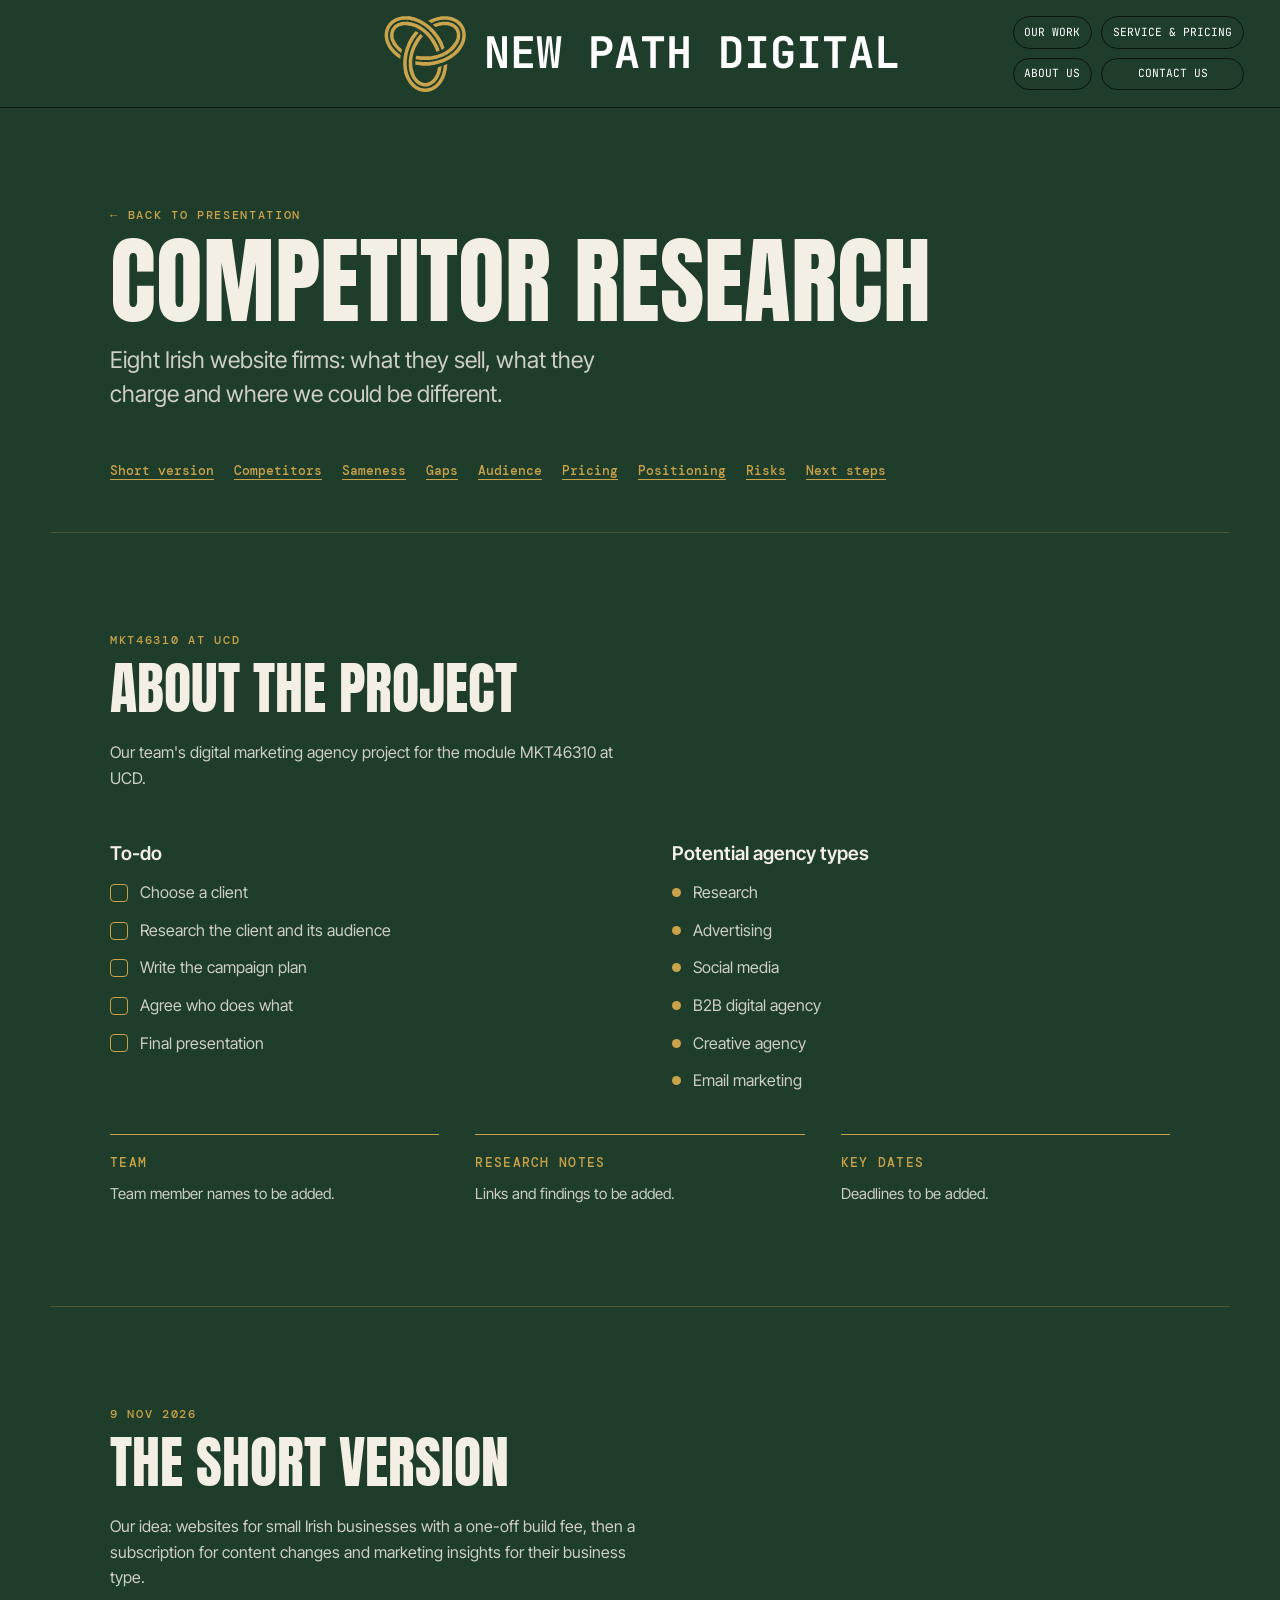
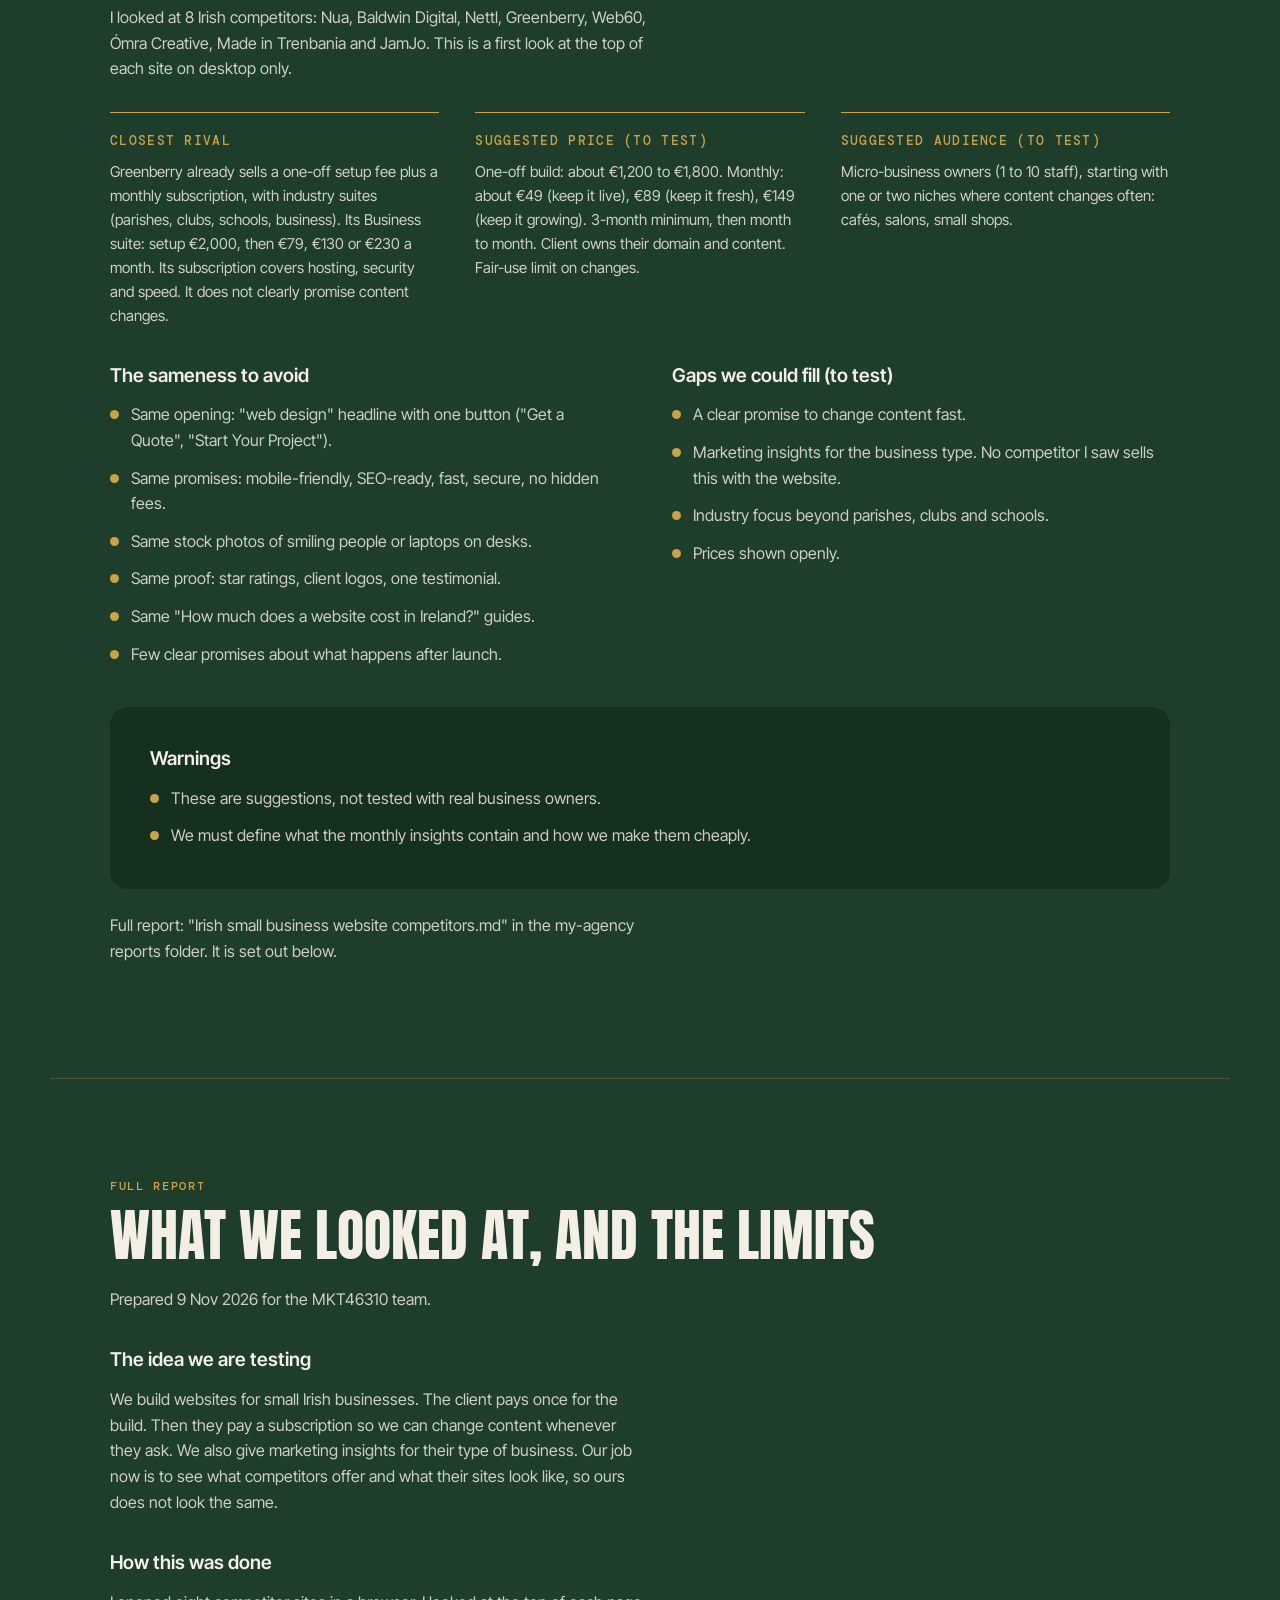
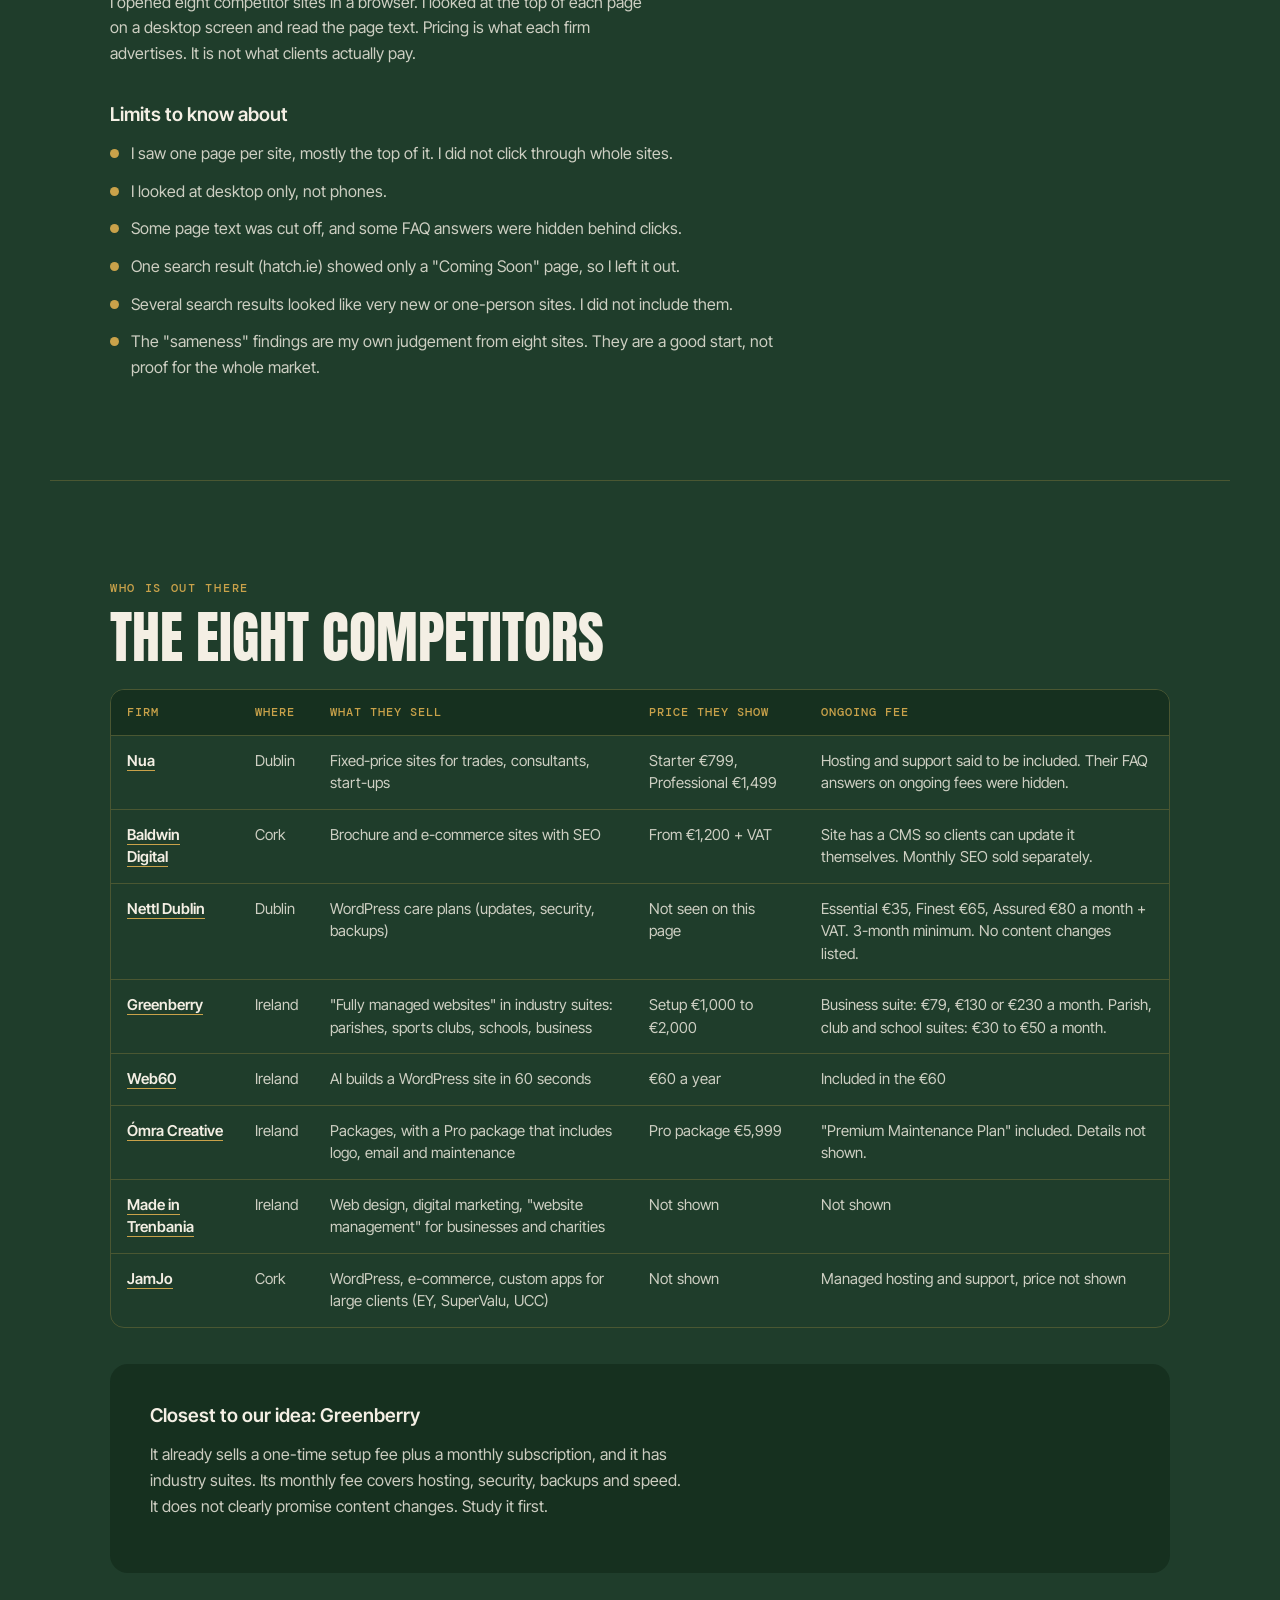
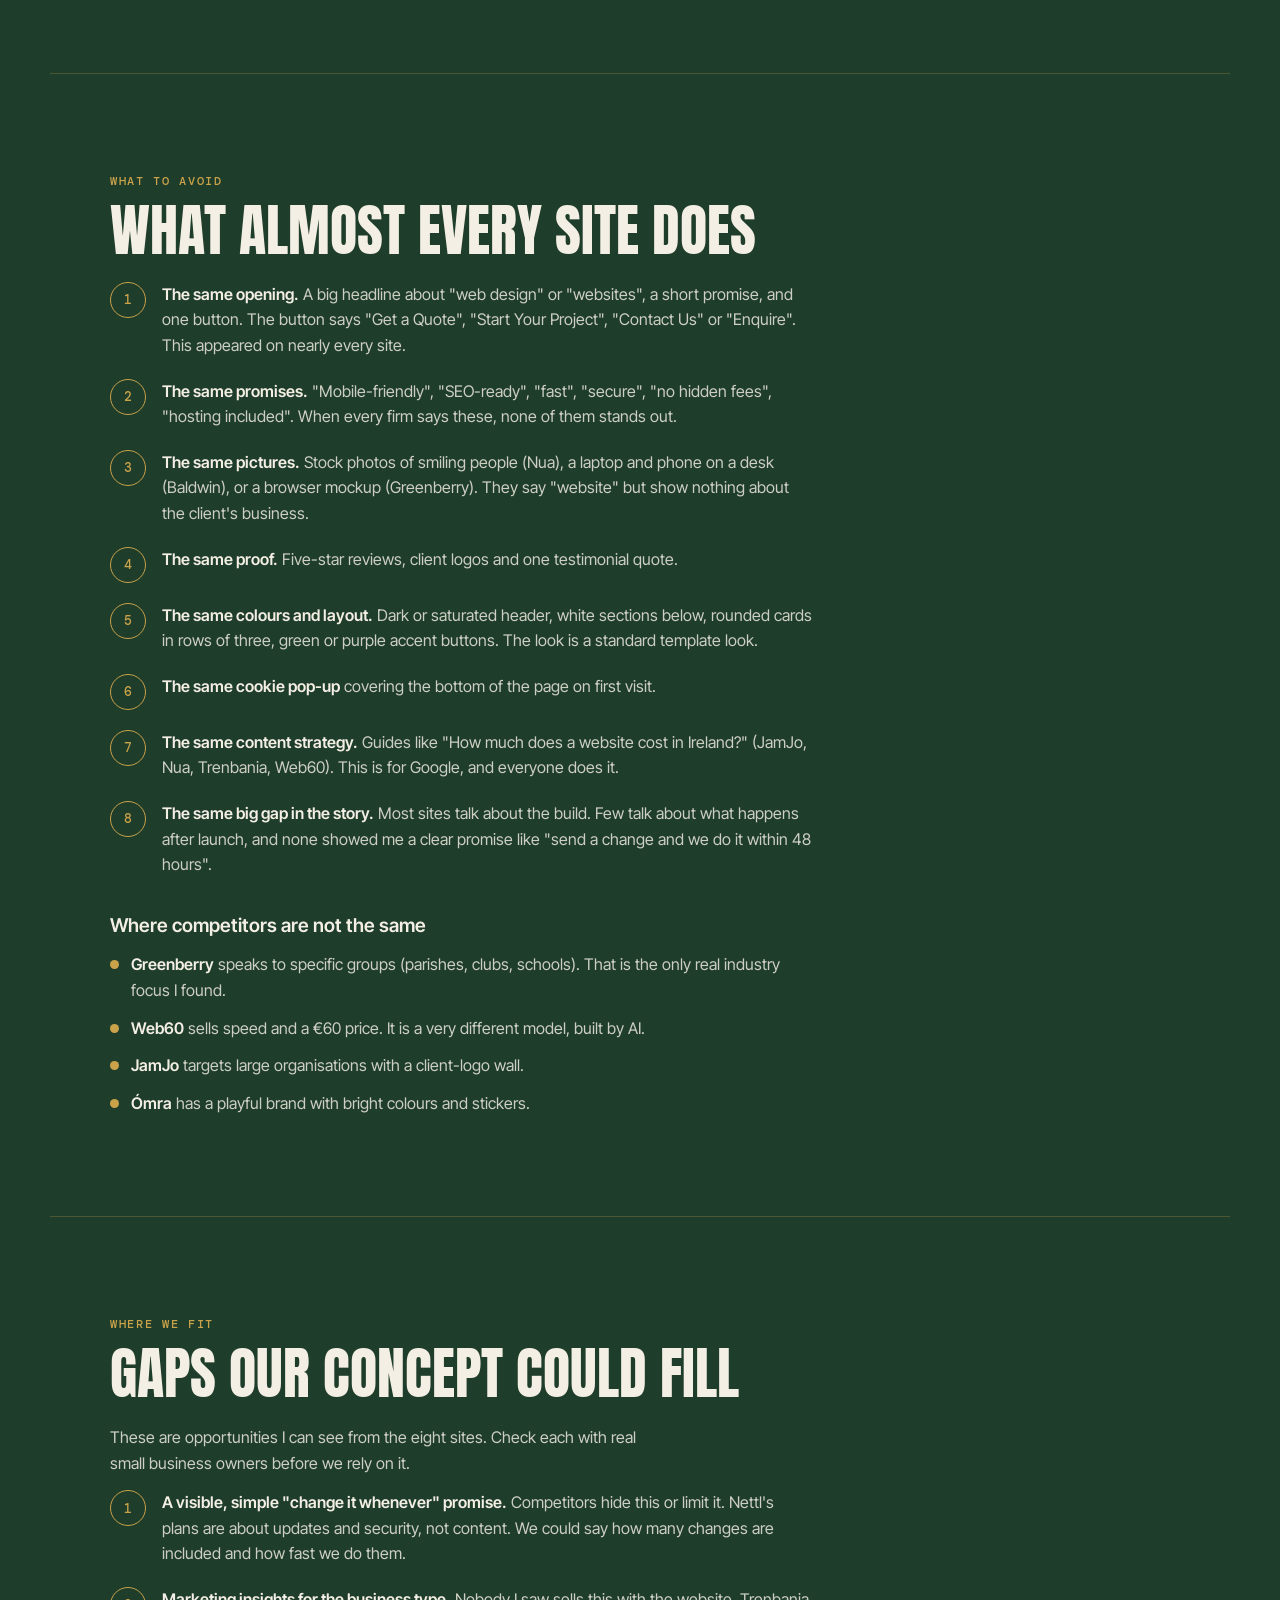
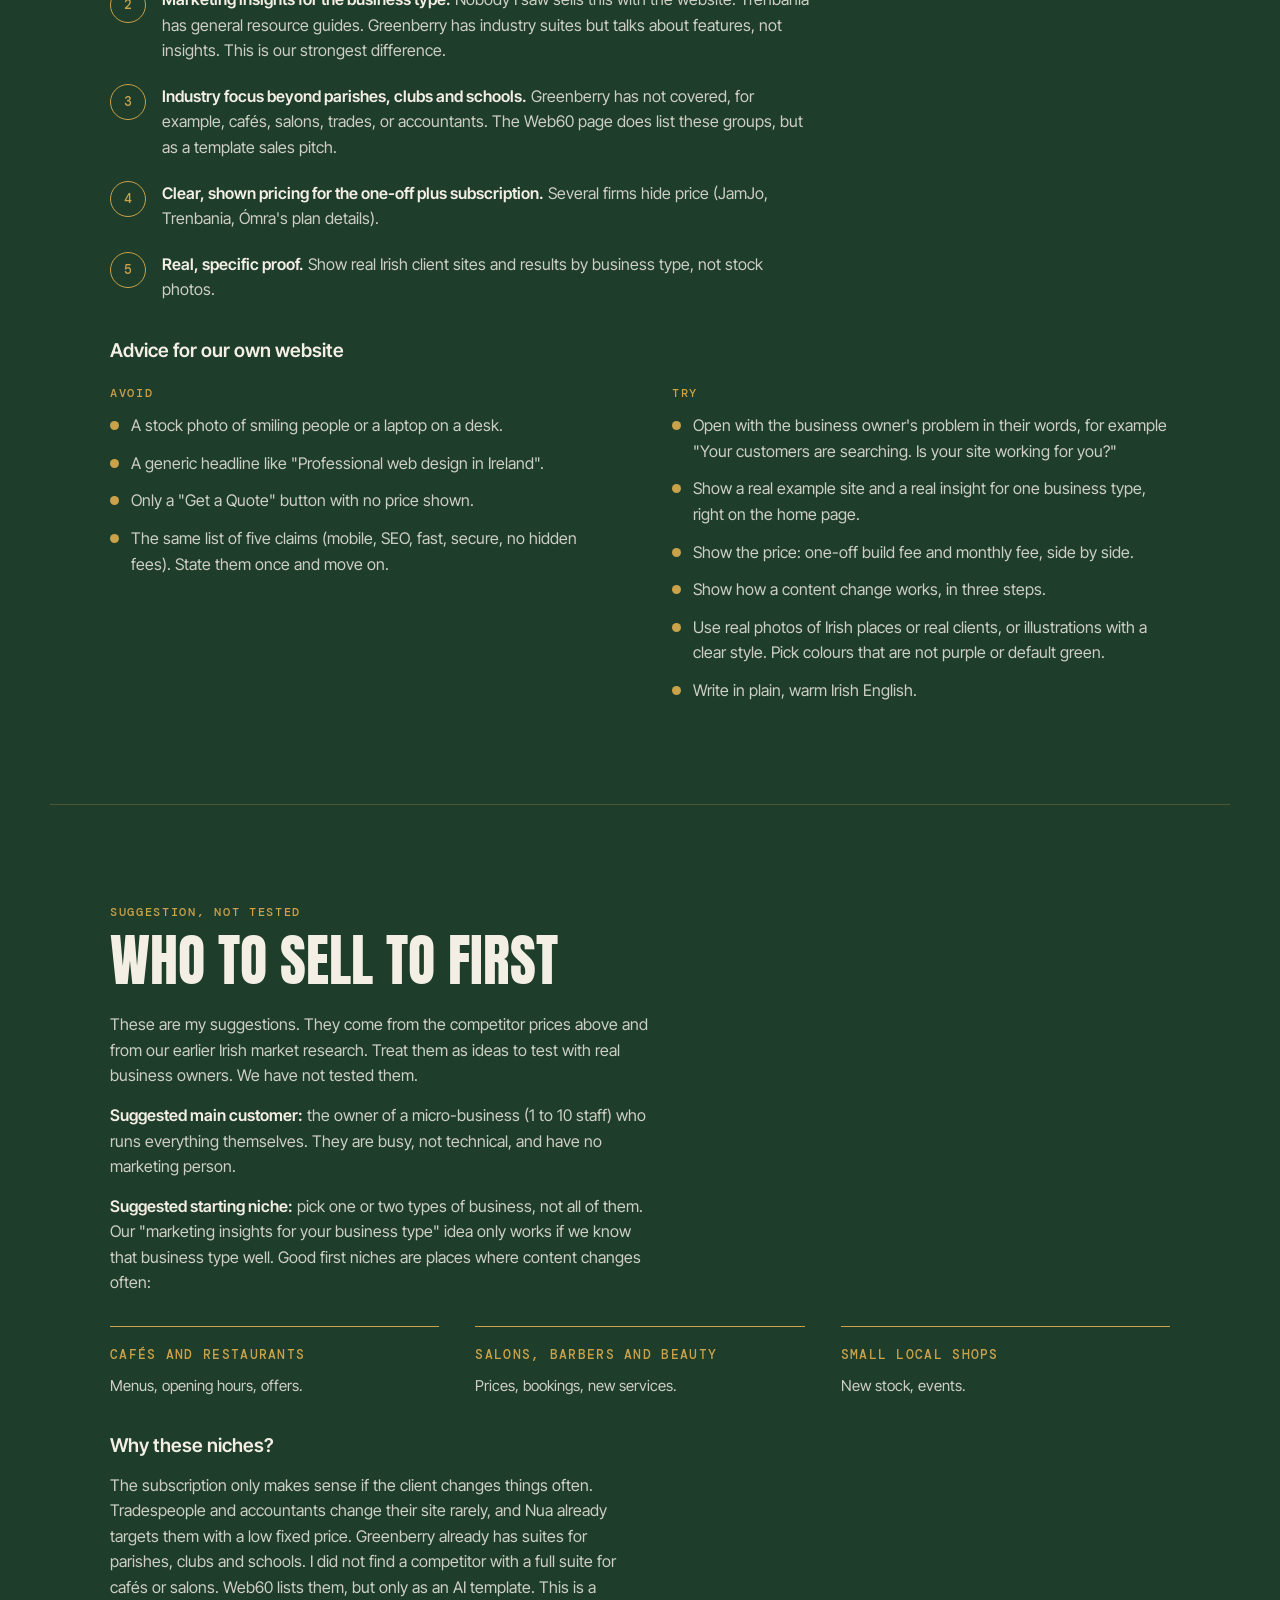
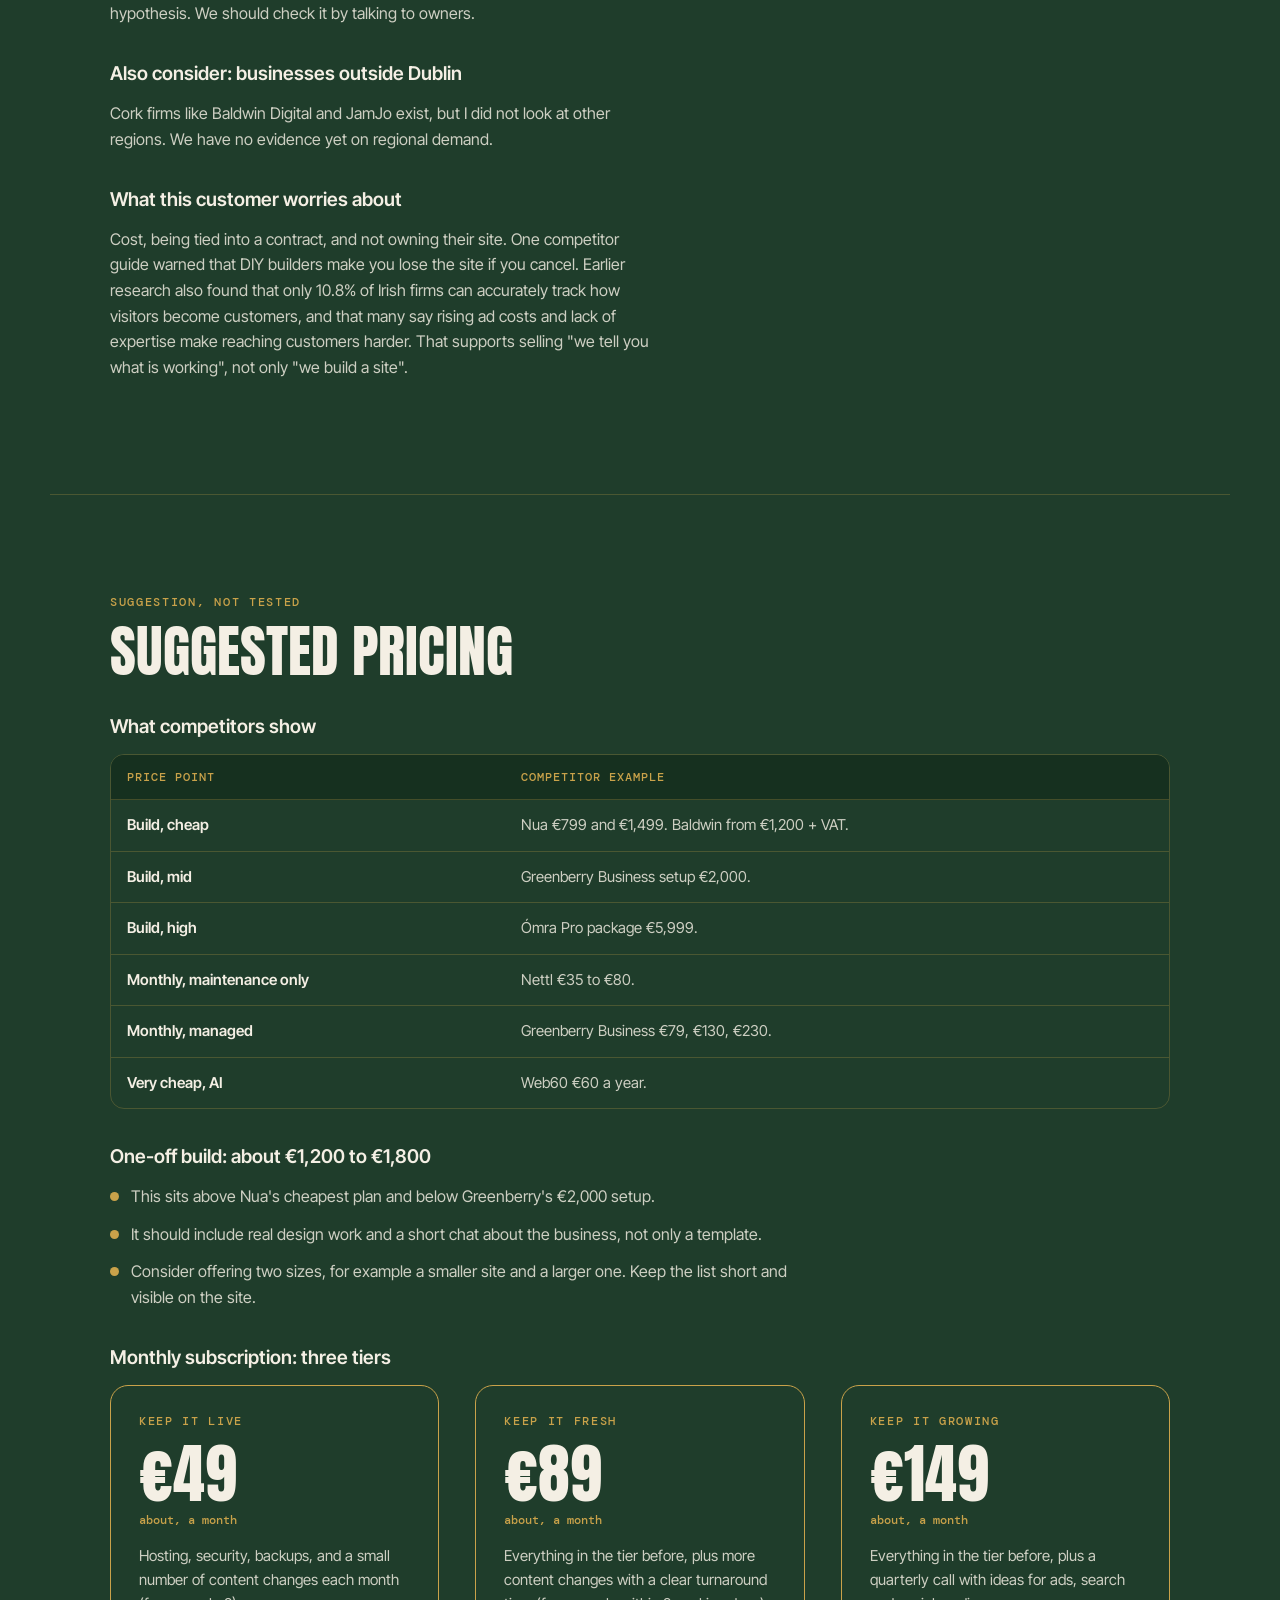
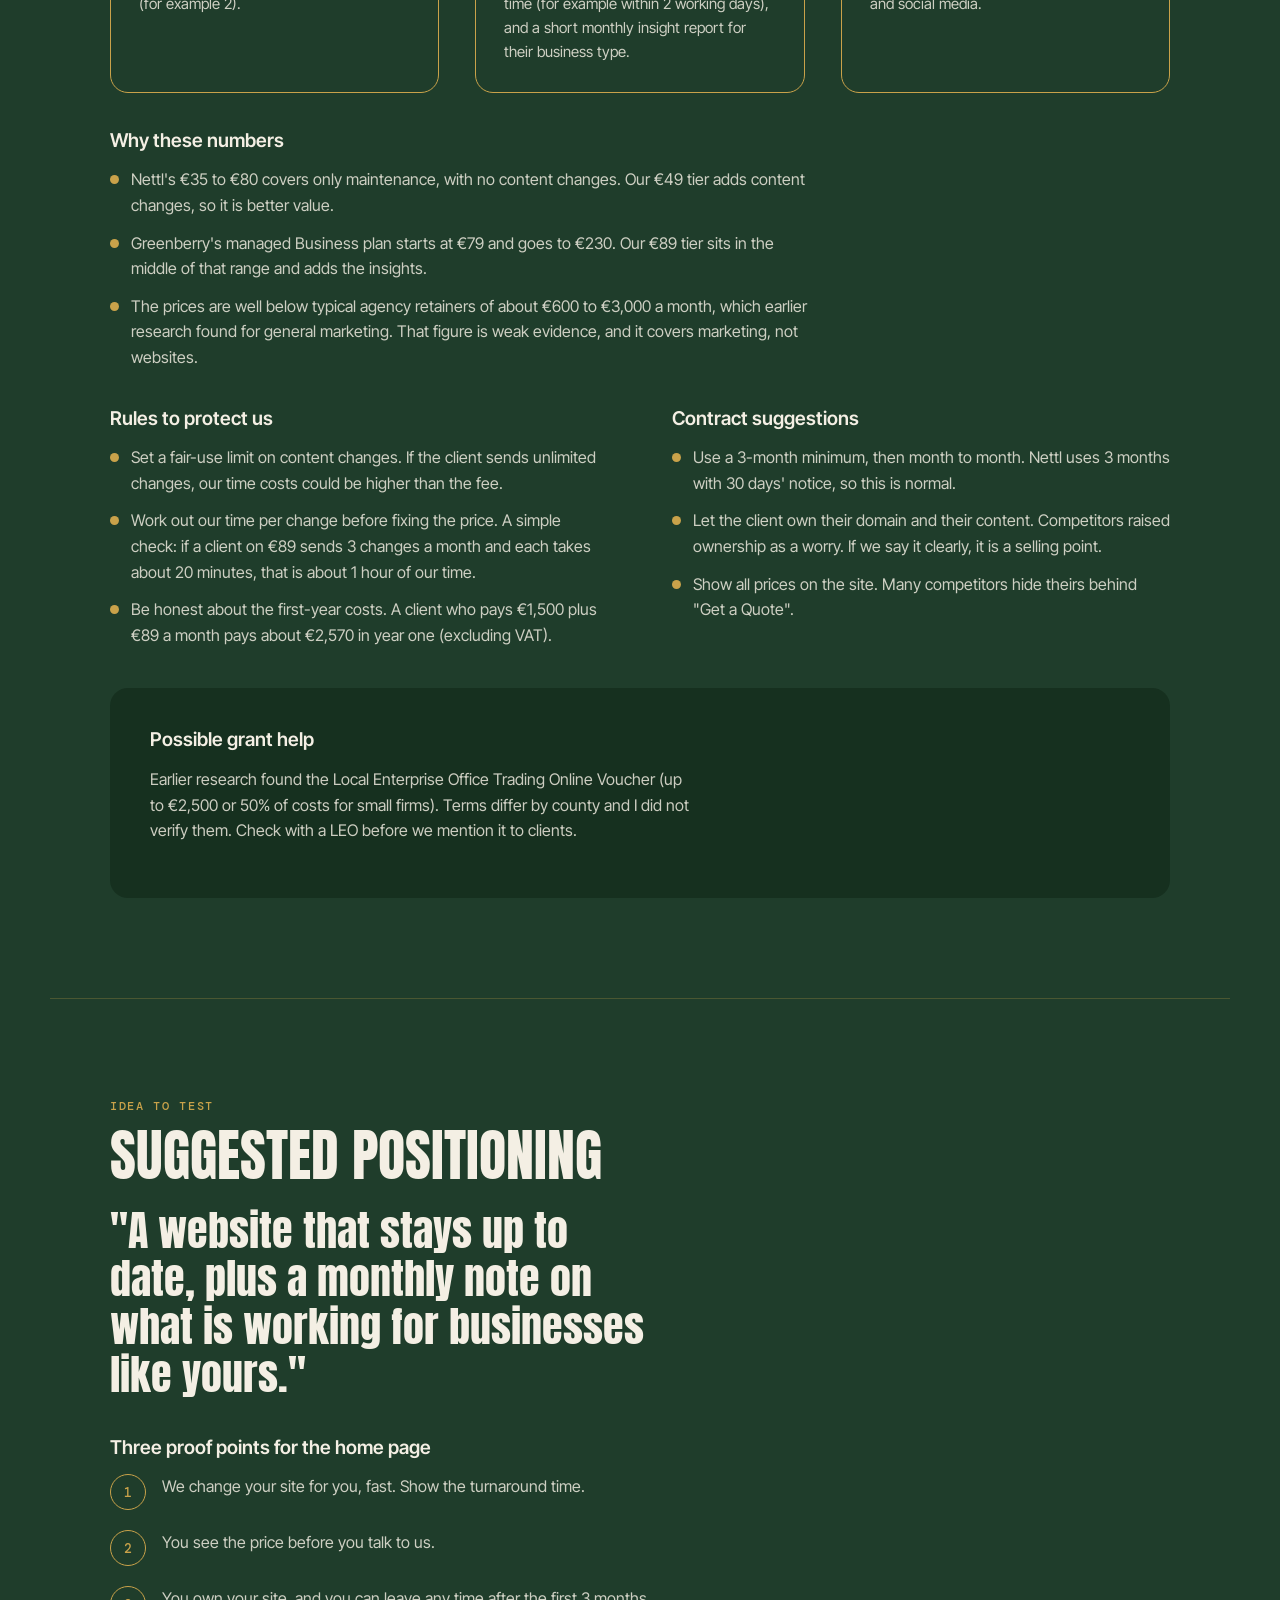
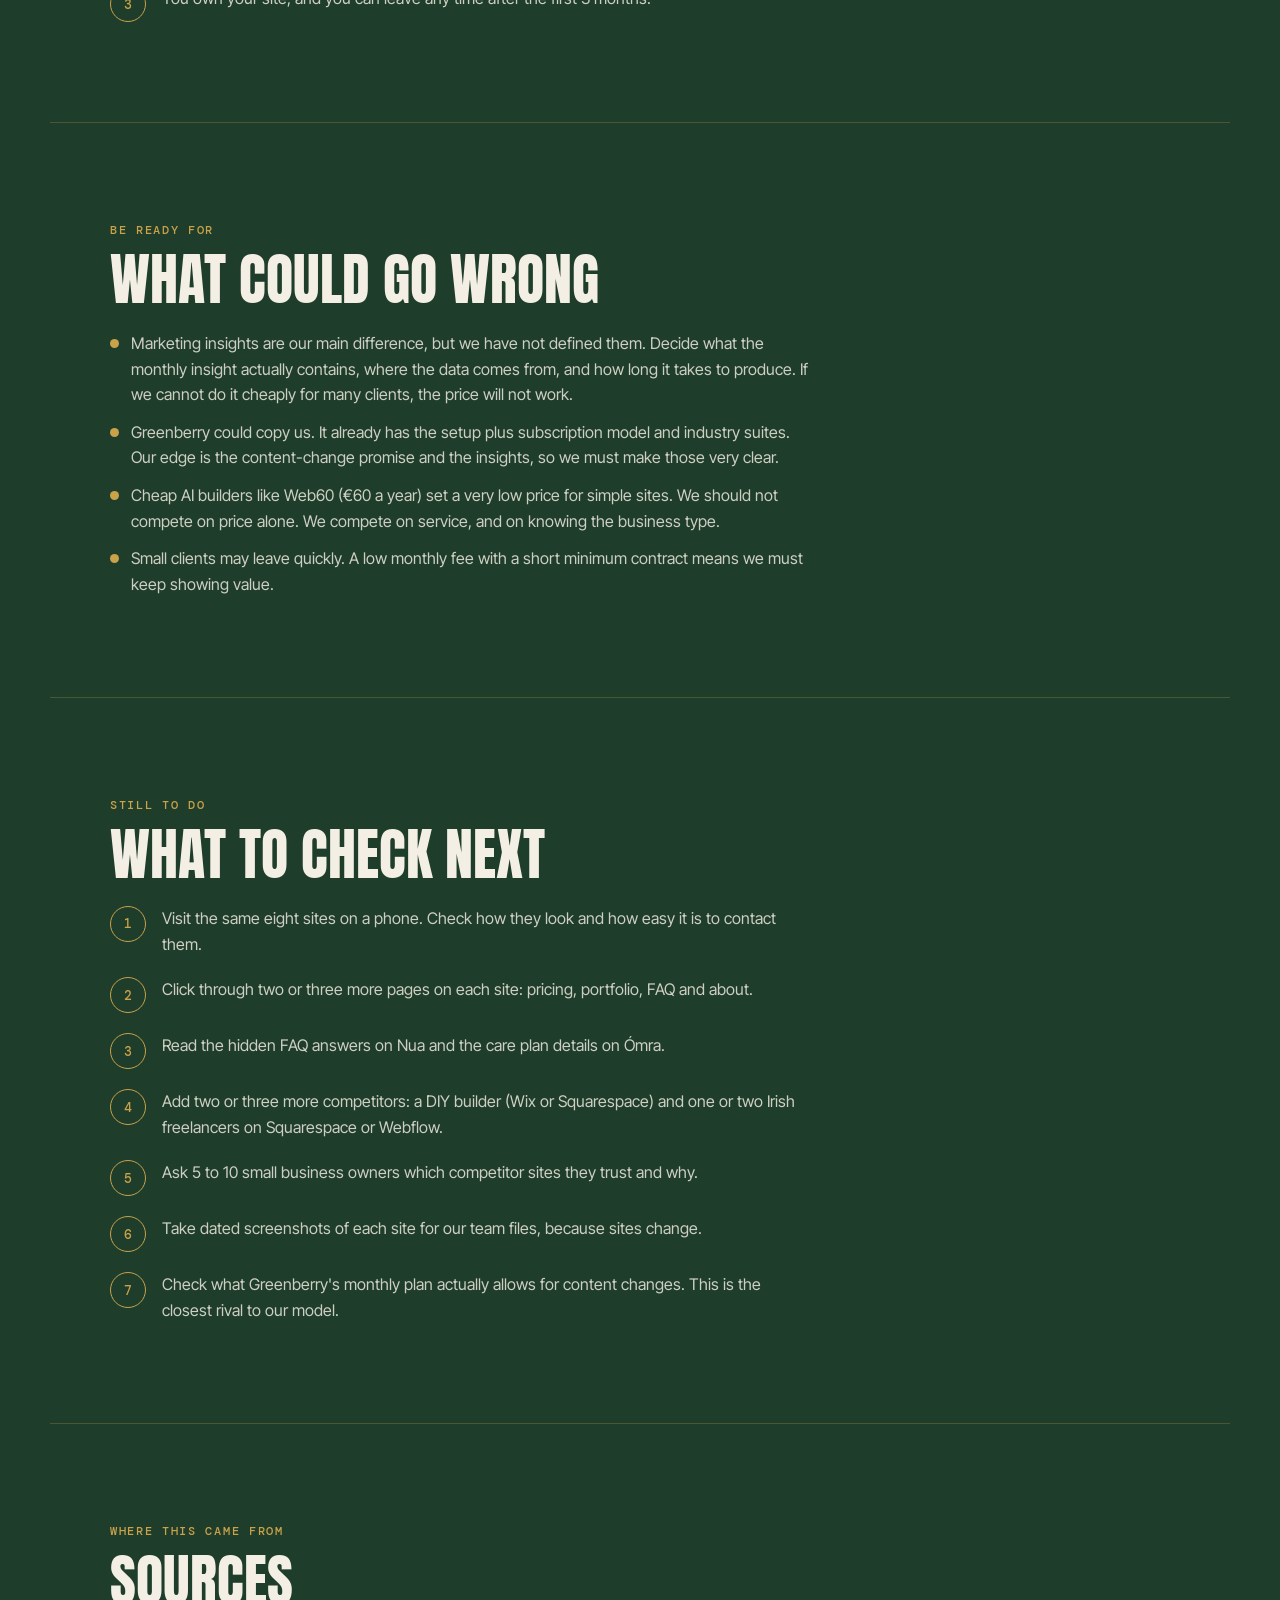
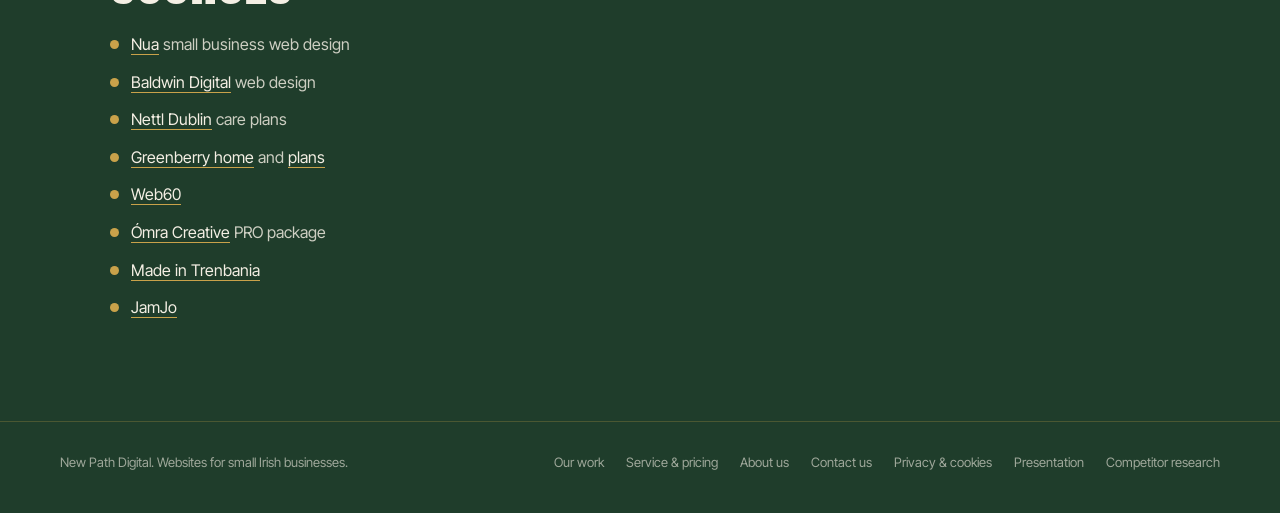
<file: research.html>
<!doctype html>
<html lang="en-IE"><head><meta charset="utf-8"><meta name="viewport" content="width=device-width, initial-scale=1"><meta name="robots" content="noindex, nofollow">
<title>Competitor research | New Path Digital</title><link href="https://fonts.googleapis.com/css2?family=Anton&family=DM+Mono:wght@400;500&family=Inter+Tight:wght@400;500;600&family=JetBrains+Mono:wght@400;700&display=swap" rel="stylesheet"><style>/* Shared look for every New Path Digital page */
:root{--green:#1f3d2b;--green2:#16301f;--gold:#c9a24a;--cream:#f4efe4;--ink:#18201a;--soft:rgba(244,239,228,.82);--line:rgba(201,162,74,.25)}
*{box-sizing:border-box;margin:0;padding:0}
html{scroll-behavior:smooth}
body{background:var(--green);color:var(--cream);font:400 16px/1.6 "Inter Tight",system-ui,sans-serif;-webkit-font-smoothing:antialiased;overflow-x:hidden}
a{color:inherit;text-decoration:none}
button{font:inherit;color:inherit;background:none;border:0;cursor:pointer}
:focus-visible{outline:2px solid var(--gold);outline-offset:3px}

/* ---------- header ---------- */
.bar{position:sticky;top:0;z-index:20;background:var(--green);border-bottom:1px solid #0b140e;display:flex;align-items:center;gap:clamp(14px,1.6vw,26px);padding:10px clamp(16px,3vw,36px)}
.mark{width:clamp(72px,7vw,122px);height:clamp(72px,7vw,122px);flex:none;display:block}
.brand{display:flex;align-items:center;gap:14px;flex:none}
.brand .name{font:700 clamp(32px,3.4vw,60px)/1 "JetBrains Mono","DM Mono",monospace;letter-spacing:0;color:#fff;text-transform:uppercase;white-space:nowrap}
.nav{display:flex;gap:clamp(8px,.7vw,14px);margin-left:auto;flex-wrap:wrap;justify-content:center}
.nav a{font:400 clamp(11px,.88vw,14px)/1 "JetBrains Mono","DM Mono",monospace;color:#fff;text-transform:uppercase;border:1px solid #0b140e;border-radius:999px;padding:clamp(9px,.75vw,12px) clamp(9px,.85vw,14px);white-space:nowrap;transition:background .2s,color .2s}
.nav a:hover,.nav a[aria-current="page"]{background:var(--cream);color:var(--green)}

/* ---------- shared blocks ---------- */
.wrap{max-width:1180px;margin:0 auto;padding-left:clamp(20px,5vw,60px);padding-right:clamp(20px,5vw,60px)}
.page-head{padding-block:clamp(50px,8vw,100px) clamp(30px,5vw,50px)}
.page-head h1{font:400 clamp(44px,7.5vw,96px)/.95 "Anton",sans-serif;text-transform:uppercase;margin-bottom:18px;text-wrap:balance}
.page-head p{font-size:clamp(18px,2.1vw,23px);line-height:1.45;color:var(--soft);max-width:40ch}
.kicker{font:500 12px/1.3 "DM Mono",monospace;letter-spacing:.14em;text-transform:uppercase;color:var(--gold);margin-bottom:12px}
h2.big{font:400 clamp(32px,4.6vw,56px)/1 "Anton";text-transform:uppercase;margin-bottom:24px;text-wrap:balance}
.section{padding-block:clamp(56px,8vw,100px);border-top:1px solid var(--line)}
.prose p{color:var(--soft);max-width:60ch;margin-bottom:14px}
.cols{display:grid;grid-template-columns:repeat(3,1fr);gap:clamp(18px,3vw,36px)}
.cols.four{grid-template-columns:repeat(4,1fr)}
.col{border-top:1px solid var(--gold);padding-top:20px;min-width:0}
.col h3{font:500 13px/1.3 "DM Mono",monospace;letter-spacing:.1em;text-transform:uppercase;color:var(--gold);margin-bottom:10px}
.col p{color:var(--soft);font-size:15px}
.ticks{list-style:none;display:grid;gap:12px}
.ticks li{display:flex;gap:12px;align-items:baseline;color:var(--soft)}
.ticks li::before{content:"";flex:none;width:9px;height:9px;border-radius:50%;background:var(--gold);transform:translateY(-1px)}

.cta{display:inline-block;background:var(--gold);color:var(--green2);font:500 13px/1 "DM Mono",monospace;letter-spacing:.12em;text-transform:uppercase;padding:17px 30px;border-radius:999px;transition:transform .2s}
.cta:hover{transform:translateY(-2px)}
.cta.ghost{background:none;color:var(--cream);border:1px solid rgba(244,239,228,.55)}
.cta.ghost:hover{background:var(--cream);color:var(--green)}

.call{text-align:center;padding:clamp(70px,10vw,120px) 20px;border-top:1px solid var(--line)}
.call h2{font:400 clamp(34px,5vw,60px)/1 "Anton";text-transform:uppercase;margin-bottom:18px}
.call p{color:rgba(244,239,228,.8);max-width:46ch;margin:0 auto 28px}

footer.site{border-top:1px solid var(--line);padding:30px clamp(20px,5vw,60px) 40px;display:flex;flex-wrap:wrap;justify-content:space-between;gap:14px 30px;font-size:13px;color:rgba(244,239,228,.6)}
footer.site nav{display:flex;flex-wrap:wrap;gap:8px 22px}
footer.site a:hover{color:var(--cream)}
footer.site .note{width:100%;font-size:12px;color:rgba(244,239,228,.45)}

/* wide screens: logo and name in the centre, menu right */
/* the menu goes in two rows until there is room for one */
@media (min-width:1061px) and (max-width:1899px){.nav{display:grid;grid-template-columns:auto auto}.nav a{text-align:center}}
@media (min-width:1061px){.bar{min-height:clamp(100px,8.4vw,144px)}.brand{position:absolute;left:50%;transform:translateX(-50%)}}
@media (max-width:1060px){
  .nav a{font-size:12px}
  .bar{flex-wrap:wrap;justify-content:center;gap:10px}
  .nav{width:100%;margin:0}
}
@media (max-width:760px){
  .brand{gap:8px}
  .mark{width:54px;height:54px}
  .brand .name{font-size:clamp(19px,7.2vw,32px)}
  .nav a{padding:10px 8px;font-size:12px;text-align:center}
  .cols,.cols.four{grid-template-columns:1fr}
  footer.site{flex-direction:column}
}
@media (prefers-reduced-motion:reduce){*{transition:none!important;scroll-behavior:auto!important}}
@media (max-width:480px){.nav{display:grid;grid-template-columns:1fr 1fr}}

section[id]{scroll-margin-top:150px}
.toc{display:flex;flex-wrap:wrap;gap:8px 20px;padding-bottom:50px;font:500 13px/1.6 "DM Mono",monospace}
.toc a{color:var(--gold);text-decoration:underline;text-underline-offset:4px}
h3.sub{font-size:19px;font-weight:600;margin:36px 0 14px;line-height:1.3}
.extra{background:var(--green2);border-radius:18px;padding:clamp(24px,4vw,40px);margin-top:36px}
.extra h3.sub{margin-top:0}.prose+.cols{margin-top:30px}.two+.cols,.two+.extra{margin-top:40px}.extra+.prose{margin-top:24px}
.two{display:grid;grid-template-columns:1fr 1fr;gap:0 clamp(30px,5vw,70px)}.two>div>.kicker{margin-top:8px}
.ticks,.nums,.todo{max-width:78ch}.ticks b,.nums b,.prose b{color:var(--cream);font-weight:600}
.nums{list-style:none;counter-reset:n;display:grid;gap:20px}.nums li{counter-increment:n;display:flex;gap:16px;color:var(--soft)}
.nums li::before{content:counter(n);flex:none;width:34px;height:34px;border:1px solid var(--gold);border-radius:50%;display:grid;place-items:center;color:var(--gold);font:500 13px/1 "DM Mono",monospace}
.todo{list-style:none;display:grid;gap:12px}.todo li{display:flex;gap:12px;color:var(--soft);align-items:center}.todo li::before{content:"";flex:none;width:16px;height:16px;border:1px solid var(--gold);border-radius:4px}
.tw{overflow-x:auto;border:1px solid var(--line);border-radius:14px}table{border-collapse:collapse;width:100%;font-size:15px;line-height:1.5}
th,td{text-align:left;vertical-align:top;padding:14px 16px;border-bottom:1px solid var(--line)}tr:last-child td{border-bottom:0}
th{font:500 12px/1.4 "DM Mono",monospace;letter-spacing:.08em;text-transform:uppercase;color:var(--gold);background:var(--green2)}td{color:var(--soft)}td:first-child{color:var(--cream);font-weight:600}
.src{color:var(--cream);text-decoration:underline;text-decoration-color:var(--gold);text-underline-offset:4px}
.tier{border:1px solid var(--gold);border-radius:18px;padding:28px}.tier .num{font:400 64px/1 "Anton"}.tier .per{font:500 12px/1 "DM Mono",monospace;color:var(--gold);margin:8px 0 18px}.tier p{color:var(--soft);font-size:15px}
.quote{font:400 clamp(26px,3.6vw,42px)/1.15 "Anton";max-width:26ch}
@media(max-width:760px){.two{grid-template-columns:1fr}#competitors table{min-width:820px}}
</style></head><body>
<header class="bar">
  <a class="brand" href="/" aria-label="New Path Digital home">
    <img class="mark" src="/logo.svg" alt="" width="60" height="60">
    <span class="name">New Path Digital</span>
  </a>
  <nav class="nav">
    <a href="/#work">Our work</a>
    <a href="/services">Service &amp; pricing</a>
    <a href="/about">About us</a>
    <a href="/contact">Contact us</a>
  </nav>
</header><main><div class="wrap page-head"><div class="kicker"><a href="/presentation#thinking">← Back to presentation</a></div><h1>Competitor research</h1><p>Eight Irish website firms: what they sell, what they charge and where we could be different.</p></div>
<nav class="wrap toc" aria-label="On this page"><a href="#summary">Short version</a><a href="#competitors">Competitors</a><a href="#sameness">Sameness</a><a href="#gaps">Gaps</a><a href="#audience">Audience</a><a href="#pricing">Pricing</a><a href="#positioning">Positioning</a><a href="#risks">Risks</a><a href="#next">Next steps</a></nav><section class="wrap section" id="project"><div class="kicker">MKT46310 at UCD</div><h2 class="big">About the project</h2><div class="prose"><p>Our team's digital marketing agency project for the module MKT46310 at UCD.</p></div><div class="two"><div><h3 class="sub">To-do</h3><ul class="todo"><li><span>Choose a client</span></li><li><span>Research the client and its audience</span></li><li><span>Write the campaign plan</span></li><li><span>Agree who does what</span></li><li><span>Final presentation</span></li></ul></div><div><h3 class="sub">Potential agency types</h3><ul class="ticks"><li><span>Research</span></li><li><span>Advertising</span></li><li><span>Social media</span></li><li><span>B2B digital agency</span></li><li><span>Creative agency</span></li><li><span>Email marketing</span></li></ul></div></div><div class="cols"><div class="col"><h3>Team</h3><p>Team member names to be added.</p></div><div class="col"><h3>Research notes</h3><p>Links and findings to be added.</p></div><div class="col"><h3>Key dates</h3><p>Deadlines to be added.</p></div></div></section><section class="wrap section" id="summary"><div class="kicker">9 Nov 2026</div><h2 class="big">The short version</h2><div class="prose"><p>Our idea: websites for small Irish businesses with a one-off build fee, then a subscription for content changes and marketing insights for their business type.</p><p>I looked at 8 Irish competitors: Nua, Baldwin Digital, Nettl, Greenberry, Web60, Ómra Creative, Made in Trenbania and JamJo. This is a first look at the top of each site on desktop only.</p></div><div class="cols"><div class="col"><h3>Closest rival</h3><p>Greenberry already sells a one-off setup fee plus a monthly subscription, with industry suites (parishes, clubs, schools, business). Its Business suite: setup €2,000, then €79, €130 or €230 a month. Its subscription covers hosting, security and speed. It does not clearly promise content changes.</p></div><div class="col"><h3>Suggested price (to test)</h3><p>One-off build: about €1,200 to €1,800. Monthly: about €49 (keep it live), €89 (keep it fresh), €149 (keep it growing). 3-month minimum, then month to month. Client owns their domain and content. Fair-use limit on changes.</p></div><div class="col"><h3>Suggested audience (to test)</h3><p>Micro-business owners (1 to 10 staff), starting with one or two niches where content changes often: cafés, salons, small shops.</p></div></div><div class="two"><div><h3 class="sub">The sameness to avoid</h3><ul class="ticks"><li><span>Same opening: "web design" headline with one button ("Get a Quote", "Start Your Project").</span></li><li><span>Same promises: mobile-friendly, SEO-ready, fast, secure, no hidden fees.</span></li><li><span>Same stock photos of smiling people or laptops on desks.</span></li><li><span>Same proof: star ratings, client logos, one testimonial.</span></li><li><span>Same "How much does a website cost in Ireland?" guides.</span></li><li><span>Few clear promises about what happens after launch.</span></li></ul></div><div><h3 class="sub">Gaps we could fill (to test)</h3><ul class="ticks"><li><span>A clear promise to change content fast.</span></li><li><span>Marketing insights for the business type. No competitor I saw sells this with the website.</span></li><li><span>Industry focus beyond parishes, clubs and schools.</span></li><li><span>Prices shown openly.</span></li></ul></div></div><div class="extra"><h3 class="sub">Warnings</h3><ul class="ticks"><li><span>These are suggestions, not tested with real business owners.</span></li><li><span>We must define what the monthly insights contain and how we make them cheaply.</span></li></ul></div><div class="prose"><p>Full report: "Irish small business website competitors.md" in the my-agency reports folder. It is set out below.</p></div></section><section class="wrap section" id="method"><div class="kicker">Full report</div><h2 class="big">What we looked at, and the limits</h2><div class="prose"><p>Prepared 9 Nov 2026 for the MKT46310 team.</p></div><h3 class="sub">The idea we are testing</h3><div class="prose"><p>We build websites for small Irish businesses. The client pays once for the build. Then they pay a subscription so we can change content whenever they ask. We also give marketing insights for their type of business. Our job now is to see what competitors offer and what their sites look like, so ours does not look the same.</p></div><h3 class="sub">How this was done</h3><div class="prose"><p>I opened eight competitor sites in a browser. I looked at the top of each page on a desktop screen and read the page text. Pricing is what each firm advertises. It is not what clients actually pay.</p></div><h3 class="sub">Limits to know about</h3><ul class="ticks"><li><span>I saw one page per site, mostly the top of it. I did not click through whole sites.</span></li><li><span>I looked at desktop only, not phones.</span></li><li><span>Some page text was cut off, and some FAQ answers were hidden behind clicks.</span></li><li><span>One search result (hatch.ie) showed only a "Coming Soon" page, so I left it out.</span></li><li><span>Several search results looked like very new or one-person sites. I did not include them.</span></li><li><span>The "sameness" findings are my own judgement from eight sites. They are a good start, not proof for the whole market.</span></li></ul></section><section class="wrap section" id="competitors"><div class="kicker">Who is out there</div><h2 class="big">The eight competitors</h2><div class="tw" tabindex="0"><table><thead><tr><th scope="col">Firm</th><th scope="col">Where</th><th scope="col">What they sell</th><th scope="col">Price they show</th><th scope="col">Ongoing fee</th></tr></thead><tbody><tr><td><a class="src" href="https://www.nua.ie/small-business-web-design/">Nua</a></td><td>Dublin</td><td>Fixed-price sites for trades, consultants, start-ups</td><td>Starter €799, Professional €1,499</td><td>Hosting and support said to be included. Their FAQ answers on ongoing fees were hidden.</td></tr><tr><td><a class="src" href="https://baldwindigital.ie/web-design">Baldwin Digital</a></td><td>Cork</td><td>Brochure and e-commerce sites with SEO</td><td>From €1,200 + VAT</td><td>Site has a CMS so clients can update it themselves. Monthly SEO sold separately.</td></tr><tr><td><a class="src" href="https://dublin.nettl.com/care-plans/">Nettl Dublin</a></td><td>Dublin</td><td>WordPress care plans (updates, security, backups)</td><td>Not seen on this page</td><td>Essential €35, Finest €65, Assured €80 a month + VAT. 3-month minimum. No content changes listed.</td></tr><tr><td><a class="src" href="https://greenberry.ie/plans">Greenberry</a></td><td>Ireland</td><td>"Fully managed websites" in industry suites: parishes, sports clubs, schools, business</td><td>Setup €1,000 to €2,000</td><td>Business suite: €79, €130 or €230 a month. Parish, club and school suites: €30 to €50 a month.</td></tr><tr><td><a class="src" href="https://web60.ie/">Web60</a></td><td>Ireland</td><td>AI builds a WordPress site in 60 seconds</td><td>€60 a year</td><td>Included in the €60</td></tr><tr><td><a class="src" href="https://omracreative.ie/pro-business-website-package">Ómra Creative</a></td><td>Ireland</td><td>Packages, with a Pro package that includes logo, email and maintenance</td><td>Pro package €5,999</td><td>"Premium Maintenance Plan" included. Details not shown.</td></tr><tr><td><a class="src" href="https://madeintrenbania.com/">Made in Trenbania</a></td><td>Ireland</td><td>Web design, digital marketing, "website management" for businesses and charities</td><td>Not shown</td><td>Not shown</td></tr><tr><td><a class="src" href="https://www.jamjo.ie/">JamJo</a></td><td>Cork</td><td>WordPress, e-commerce, custom apps for large clients (EY, SuperValu, UCC)</td><td>Not shown</td><td>Managed hosting and support, price not shown</td></tr></tbody></table></div><div class="extra"><h3 class="sub">Closest to our idea: Greenberry</h3><div class="prose"><p>It already sells a one-time setup fee plus a monthly subscription, and it has industry suites. Its monthly fee covers hosting, security, backups and speed. It does not clearly promise content changes. Study it first.</p></div></div></section><section class="wrap section" id="sameness"><div class="kicker">What to avoid</div><h2 class="big">What almost every site does</h2><ol class="nums"><li><span><b>The same opening.</b> A big headline about "web design" or "websites", a short promise, and one button. The button says "Get a Quote", "Start Your Project", "Contact Us" or "Enquire". This appeared on nearly every site.</span></li><li><span><b>The same promises.</b> "Mobile-friendly", "SEO-ready", "fast", "secure", "no hidden fees", "hosting included". When every firm says these, none of them stands out.</span></li><li><span><b>The same pictures.</b> Stock photos of smiling people (Nua), a laptop and phone on a desk (Baldwin), or a browser mockup (Greenberry). They say "website" but show nothing about the client's business.</span></li><li><span><b>The same proof.</b> Five-star reviews, client logos and one testimonial quote.</span></li><li><span><b>The same colours and layout.</b> Dark or saturated header, white sections below, rounded cards in rows of three, green or purple accent buttons. The look is a standard template look.</span></li><li><span><b>The same cookie pop-up</b> covering the bottom of the page on first visit.</span></li><li><span><b>The same content strategy.</b> Guides like "How much does a website cost in Ireland?" (JamJo, Nua, Trenbania, Web60). This is for Google, and everyone does it.</span></li><li><span><b>The same big gap in the story.</b> Most sites talk about the build. Few talk about what happens after launch, and none showed me a clear promise like "send a change and we do it within 48 hours".</span></li></ol><h3 class="sub">Where competitors are not the same</h3><ul class="ticks"><li><span><b>Greenberry</b> speaks to specific groups (parishes, clubs, schools). That is the only real industry focus I found.</span></li><li><span><b>Web60</b> sells speed and a €60 price. It is a very different model, built by AI.</span></li><li><span><b>JamJo</b> targets large organisations with a client-logo wall.</span></li><li><span><b>Ómra</b> has a playful brand with bright colours and stickers.</span></li></ul></section><section class="wrap section" id="gaps"><div class="kicker">Where we fit</div><h2 class="big">Gaps our concept could fill</h2><div class="prose"><p>These are opportunities I can see from the eight sites. Check each with real small business owners before we rely on it.</p></div><ol class="nums"><li><span><b>A visible, simple "change it whenever" promise.</b> Competitors hide this or limit it. Nettl's plans are about updates and security, not content. We could say how many changes are included and how fast we do them.</span></li><li><span><b>Marketing insights for the business type.</b> Nobody I saw sells this with the website. Trenbania has general resource guides. Greenberry has industry suites but talks about features, not insights. This is our strongest difference.</span></li><li><span><b>Industry focus beyond parishes, clubs and schools.</b> Greenberry has not covered, for example, cafés, salons, trades, or accountants. The Web60 page does list these groups, but as a template sales pitch.</span></li><li><span><b>Clear, shown pricing for the one-off plus subscription.</b> Several firms hide price (JamJo, Trenbania, Ómra's plan details).</span></li><li><span><b>Real, specific proof.</b> Show real Irish client sites and results by business type, not stock photos.</span></li></ol><h3 class="sub">Advice for our own website</h3><div class="two"><div><div class="kicker">Avoid</div><ul class="ticks"><li><span>A stock photo of smiling people or a laptop on a desk.</span></li><li><span>A generic headline like "Professional web design in Ireland".</span></li><li><span>Only a "Get a Quote" button with no price shown.</span></li><li><span>The same list of five claims (mobile, SEO, fast, secure, no hidden fees). State them once and move on.</span></li></ul></div><div><div class="kicker">Try</div><ul class="ticks"><li><span>Open with the business owner's problem in their words, for example "Your customers are searching. Is your site working for you?"</span></li><li><span>Show a real example site and a real insight for one business type, right on the home page.</span></li><li><span>Show the price: one-off build fee and monthly fee, side by side.</span></li><li><span>Show how a content change works, in three steps.</span></li><li><span>Use real photos of Irish places or real clients, or illustrations with a clear style. Pick colours that are not purple or default green.</span></li><li><span>Write in plain, warm Irish English.</span></li></ul></div></div></section><section class="wrap section" id="audience"><div class="kicker">Suggestion, not tested</div><h2 class="big">Who to sell to first</h2><div class="prose"><p>These are my suggestions. They come from the competitor prices above and from our earlier Irish market research. Treat them as ideas to test with real business owners. We have not tested them.</p><p><b>Suggested main customer:</b> the owner of a micro-business (1 to 10 staff) who runs everything themselves. They are busy, not technical, and have no marketing person.</p><p><b>Suggested starting niche:</b> pick one or two types of business, not all of them. Our "marketing insights for your business type" idea only works if we know that business type well. Good first niches are places where content changes often:</p></div><div class="cols"><div class="col"><h3>Cafés and restaurants</h3><p>Menus, opening hours, offers.</p></div><div class="col"><h3>Salons, barbers and beauty</h3><p>Prices, bookings, new services.</p></div><div class="col"><h3>Small local shops</h3><p>New stock, events.</p></div></div><h3 class="sub">Why these niches?</h3><div class="prose"><p>The subscription only makes sense if the client changes things often. Tradespeople and accountants change their site rarely, and Nua already targets them with a low fixed price. Greenberry already has suites for parishes, clubs and schools. I did not find a competitor with a full suite for cafés or salons. Web60 lists them, but only as an AI template. This is a hypothesis. We should check it by talking to owners.</p></div><h3 class="sub">Also consider: businesses outside Dublin</h3><div class="prose"><p>Cork firms like Baldwin Digital and JamJo exist, but I did not look at other regions. We have no evidence yet on regional demand.</p></div><h3 class="sub">What this customer worries about</h3><div class="prose"><p>Cost, being tied into a contract, and not owning their site. One competitor guide warned that DIY builders make you lose the site if you cancel. Earlier research also found that only 10.8% of Irish firms can accurately track how visitors become customers, and that many say rising ad costs and lack of expertise make reaching customers harder. That supports selling "we tell you what is working", not only "we build a site".</p></div></section><section class="wrap section" id="pricing"><div class="kicker">Suggestion, not tested</div><h2 class="big">Suggested pricing</h2><h3 class="sub">What competitors show</h3><div class="tw" tabindex="0"><table><thead><tr><th scope="col">Price point</th><th scope="col">Competitor example</th></tr></thead><tbody><tr><td>Build, cheap</td><td>Nua €799 and €1,499. Baldwin from €1,200 + VAT.</td></tr><tr><td>Build, mid</td><td>Greenberry Business setup €2,000.</td></tr><tr><td>Build, high</td><td>Ómra Pro package €5,999.</td></tr><tr><td>Monthly, maintenance only</td><td>Nettl €35 to €80.</td></tr><tr><td>Monthly, managed</td><td>Greenberry Business €79, €130, €230.</td></tr><tr><td>Very cheap, AI</td><td>Web60 €60 a year.</td></tr></tbody></table></div><h3 class="sub">One-off build: about €1,200 to €1,800</h3><ul class="ticks"><li><span>This sits above Nua's cheapest plan and below Greenberry's €2,000 setup.</span></li><li><span>It should include real design work and a short chat about the business, not only a template.</span></li><li><span>Consider offering two sizes, for example a smaller site and a larger one. Keep the list short and visible on the site.</span></li></ul><h3 class="sub">Monthly subscription: three tiers</h3><div class="cols tiers"><div class="tier"><div class="kicker">Keep it live</div><div class="num">€49</div><div class="per">about, a month</div><p>Hosting, security, backups, and a small number of content changes each month (for example 2).</p></div><div class="tier"><div class="kicker">Keep it fresh</div><div class="num">€89</div><div class="per">about, a month</div><p>Everything in the tier before, plus more content changes with a clear turnaround time (for example within 2 working days), and a short monthly insight report for their business type.</p></div><div class="tier"><div class="kicker">Keep it growing</div><div class="num">€149</div><div class="per">about, a month</div><p>Everything in the tier before, plus a quarterly call with ideas for ads, search and social media.</p></div></div><h3 class="sub">Why these numbers</h3><ul class="ticks"><li><span>Nettl's €35 to €80 covers only maintenance, with no content changes. Our €49 tier adds content changes, so it is better value.</span></li><li><span>Greenberry's managed Business plan starts at €79 and goes to €230. Our €89 tier sits in the middle of that range and adds the insights.</span></li><li><span>The prices are well below typical agency retainers of about €600 to €3,000 a month, which earlier research found for general marketing. That figure is weak evidence, and it covers marketing, not websites.</span></li></ul><div class="two"><div><h3 class="sub">Rules to protect us</h3><ul class="ticks"><li><span>Set a fair-use limit on content changes. If the client sends unlimited changes, our time costs could be higher than the fee.</span></li><li><span>Work out our time per change before fixing the price. A simple check: if a client on €89 sends 3 changes a month and each takes about 20 minutes, that is about 1 hour of our time.</span></li><li><span>Be honest about the first-year costs. A client who pays €1,500 plus €89 a month pays about €2,570 in year one (excluding VAT).</span></li></ul></div><div><h3 class="sub">Contract suggestions</h3><ul class="ticks"><li><span>Use a 3-month minimum, then month to month. Nettl uses 3 months with 30 days' notice, so this is normal.</span></li><li><span>Let the client own their domain and their content. Competitors raised ownership as a worry. If we say it clearly, it is a selling point.</span></li><li><span>Show all prices on the site. Many competitors hide theirs behind "Get a Quote".</span></li></ul></div></div><div class="extra"><h3 class="sub">Possible grant help</h3><div class="prose"><p>Earlier research found the Local Enterprise Office Trading Online Voucher (up to €2,500 or 50% of costs for small firms). Terms differ by county and I did not verify them. Check with a LEO before we mention it to clients.</p></div></div></section><section class="wrap section" id="positioning"><div class="kicker">Idea to test</div><h2 class="big">Suggested positioning</h2><p class="quote">"A website that stays up to date, plus a monthly note on what is working for businesses like yours."</p><h3 class="sub">Three proof points for the home page</h3><ol class="nums"><li><span>We change your site for you, fast. Show the turnaround time.</span></li><li><span>You see the price before you talk to us.</span></li><li><span>You own your site, and you can leave any time after the first 3 months.</span></li></ol></section><section class="wrap section" id="risks"><div class="kicker">Be ready for</div><h2 class="big">What could go wrong</h2><ul class="ticks"><li><span>Marketing insights are our main difference, but we have not defined them. Decide what the monthly insight actually contains, where the data comes from, and how long it takes to produce. If we cannot do it cheaply for many clients, the price will not work.</span></li><li><span>Greenberry could copy us. It already has the setup plus subscription model and industry suites. Our edge is the content-change promise and the insights, so we must make those very clear.</span></li><li><span>Cheap AI builders like Web60 (€60 a year) set a very low price for simple sites. We should not compete on price alone. We compete on service, and on knowing the business type.</span></li><li><span>Small clients may leave quickly. A low monthly fee with a short minimum contract means we must keep showing value.</span></li></ul></section><section class="wrap section" id="next"><div class="kicker">Still to do</div><h2 class="big">What to check next</h2><ol class="nums"><li><span>Visit the same eight sites on a phone. Check how they look and how easy it is to contact them.</span></li><li><span>Click through two or three more pages on each site: pricing, portfolio, FAQ and about.</span></li><li><span>Read the hidden FAQ answers on Nua and the care plan details on Ómra.</span></li><li><span>Add two or three more competitors: a DIY builder (Wix or Squarespace) and one or two Irish freelancers on Squarespace or Webflow.</span></li><li><span>Ask 5 to 10 small business owners which competitor sites they trust and why.</span></li><li><span>Take dated screenshots of each site for our team files, because sites change.</span></li><li><span>Check what Greenberry's monthly plan actually allows for content changes. This is the closest rival to our model.</span></li></ol></section><section class="wrap section" id="sources"><div class="kicker">Where this came from</div><h2 class="big">Sources</h2><ul class="ticks"><li><span><a class="src" href="https://www.nua.ie/small-business-web-design/">Nua</a> small business web design</span></li><li><span><a class="src" href="https://baldwindigital.ie/web-design">Baldwin Digital</a> web design</span></li><li><span><a class="src" href="https://dublin.nettl.com/care-plans/">Nettl Dublin</a> care plans</span></li><li><span><a class="src" href="https://greenberry.ie/">Greenberry home</a> and <a class="src" href="https://greenberry.ie/plans">plans</a></span></li><li><span><a class="src" href="https://web60.ie/">Web60</a></span></li><li><span><a class="src" href="https://omracreative.ie/pro-business-website-package">Ómra Creative</a> PRO package</span></li><li><span><a class="src" href="https://madeintrenbania.com/">Made in Trenbania</a></span></li><li><span><a class="src" href="https://www.jamjo.ie/">JamJo</a></span></li></ul></section></main><footer class="site">
  <span>New Path Digital. Websites for small Irish businesses.</span>
  <nav><a href="/#work">Our work</a><a href="/services">Service &amp; pricing</a><a href="/about">About us</a><a href="/contact">Contact us</a><a href="/privacy">Privacy &amp; cookies</a><a href="/presentation">Presentation</a><a href="/research">Competitor research</a></nav>
</footer></body></html>
</file>
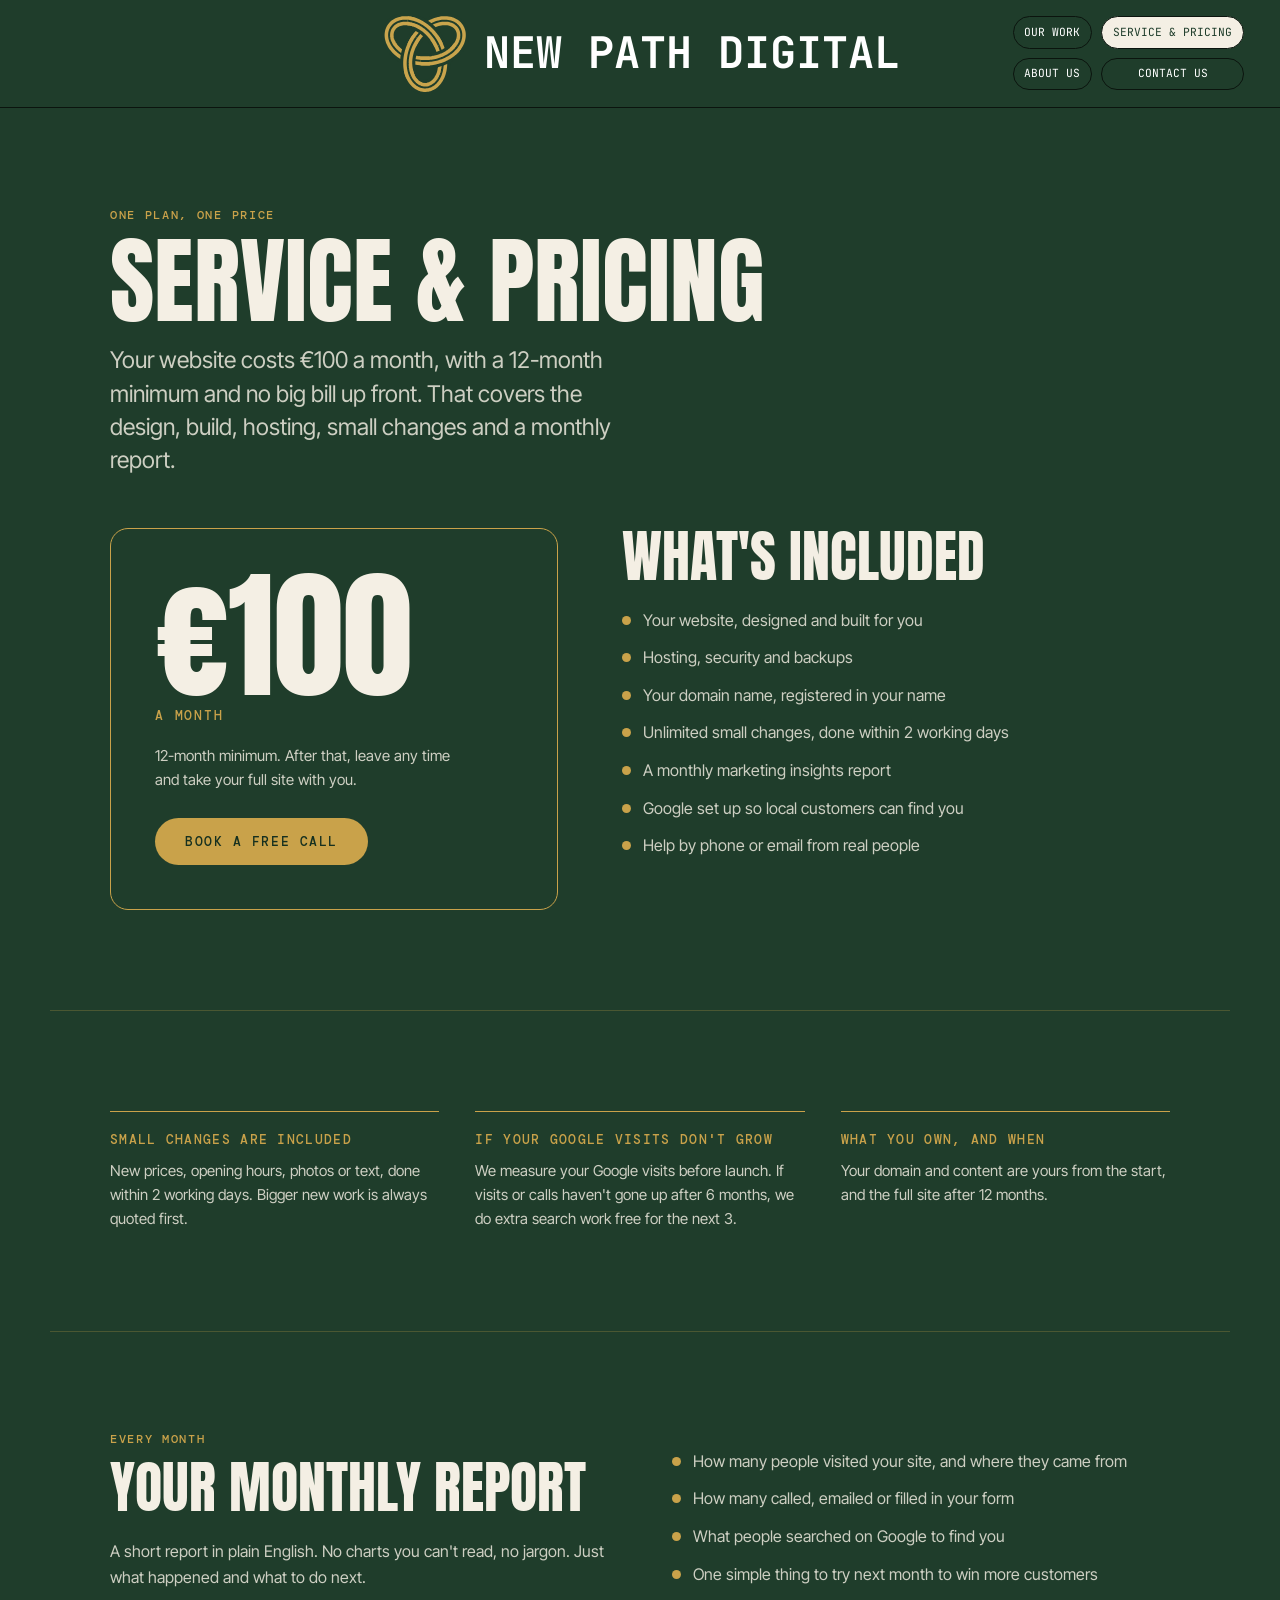
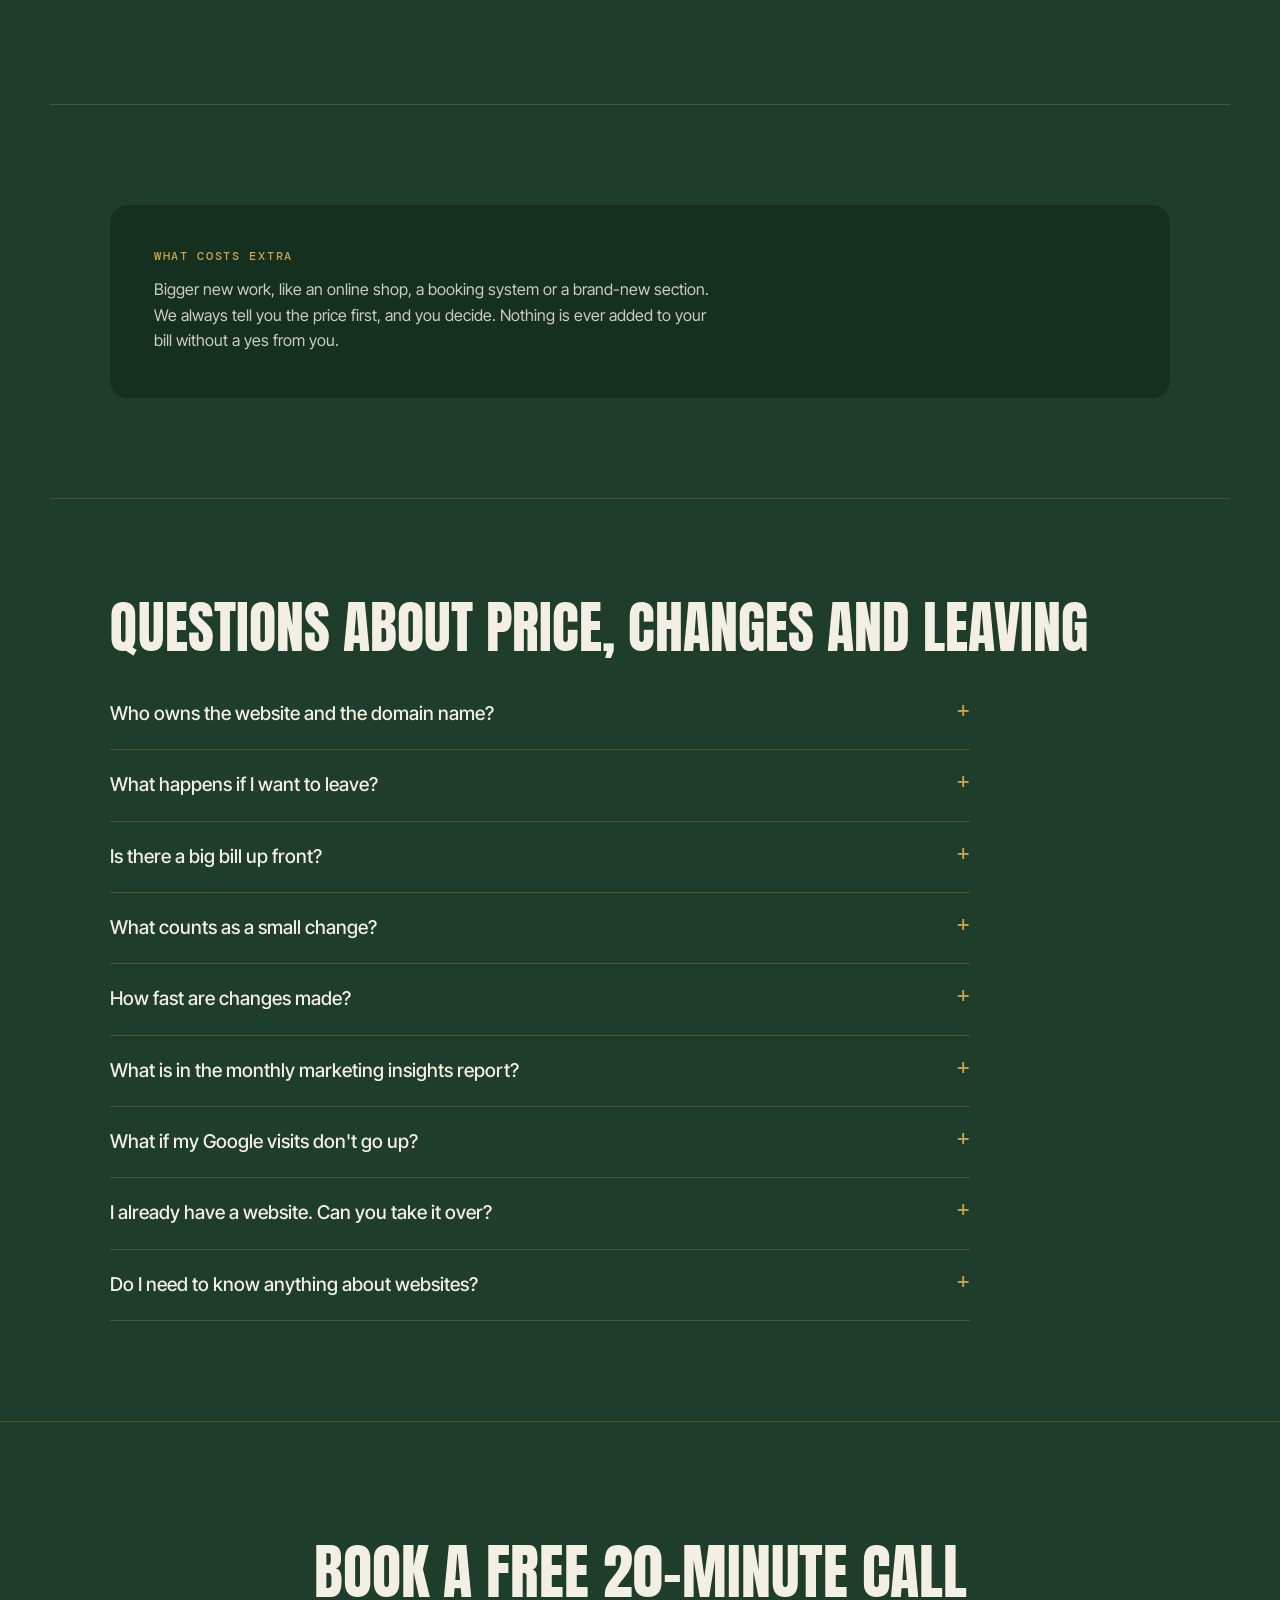
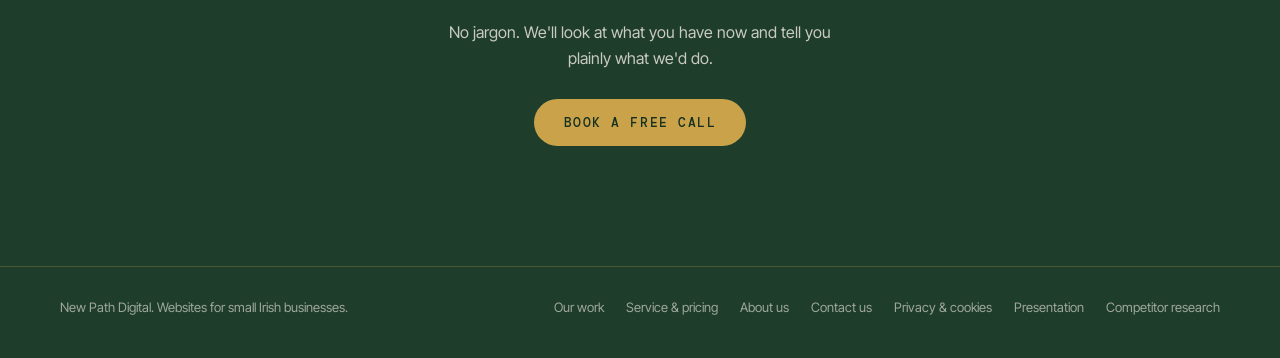
<file: services.html>
<!doctype html>
<html lang="en-IE">
<head>
<meta charset="utf-8">
<meta name="viewport" content="width=device-width, initial-scale=1">
<title>Website pricing: €100 a month | New Path Digital</title>
<meta name="description" content="€100 a month covers your website design, build, hosting, small changes and a monthly report. 12-month minimum, no big bill up front.">
<link rel="icon" href="/icon.svg">
<link rel="canonical" href="https://newpathdigital-one.vercel.app/services">
<meta property="og:type" content="website">
<meta property="og:locale" content="en_IE">
<meta property="og:site_name" content="New Path Digital">
<meta property="og:url" content="https://newpathdigital-one.vercel.app/services">
<meta property="og:title" content="Website pricing: €100 a month | New Path Digital">
<meta property="og:description" content="€100 a month covers your website design, build, hosting, small changes and a monthly report. 12-month minimum, no big bill up front.">
<meta property="og:image" content="https://newpathdigital-one.vercel.app/street/coffee.jpg">
<meta property="og:image:width" content="1800">
<meta property="og:image:height" content="1350">
<meta property="og:image:alt" content="A barista pours milk into a coffee at the counter of a small café, with scones and a street outside the window">
<meta name="twitter:card" content="summary_large_image">
<meta name="twitter:title" content="Website pricing: €100 a month | New Path Digital">
<meta name="twitter:description" content="€100 a month covers your website design, build, hosting, small changes and a monthly report. 12-month minimum, no big bill up front.">
<meta name="twitter:image" content="https://newpathdigital-one.vercel.app/street/coffee.jpg">
<script type="application/ld+json">{"@context":"https://schema.org","@type":"FAQPage","mainEntity":[{"@type":"Question","name":"Who owns the website and the domain name?","acceptedAnswer":{"@type":"Answer","text":"You do. Your domain name is registered in your name, and your words, photos and logo are yours from day one. After 12 months, the full website is yours to take with you."}},{"@type":"Question","name":"What happens if I want to leave?","acceptedAnswer":{"@type":"Answer","text":"After the 12-month minimum you can leave any time, and we hand over the full site for free. If you leave before 12 months, you pay for the months that are left."}},{"@type":"Question","name":"Is there a big bill up front?","acceptedAnswer":{"@type":"Answer","text":"No. €100 a month covers the build."}},{"@type":"Question","name":"What counts as a small change?","acceptedAnswer":{"@type":"Answer","text":"Prices, opening hours, photos, text, a new service or a new team member. Bigger work, like an online shop or a booking system, is quoted first."}},{"@type":"Question","name":"How fast are changes made?","acceptedAnswer":{"@type":"Answer","text":"Within 2 working days. Just send us an email or a text."}},{"@type":"Question","name":"What is in the monthly marketing insights report?","acceptedAnswer":{"@type":"Answer","text":"A short, plain report: how many people visited, how many got in touch, what they searched on Google to find you, and one simple thing to try next month."}},{"@type":"Question","name":"What if my Google visits don't go up?","acceptedAnswer":{"@type":"Answer","text":"We measure your visits before launch. If your visits or calls haven't gone up after 6 months, we do extra search work for free for the next 3 months."}},{"@type":"Question","name":"I already have a website. Can you take it over?","acceptedAnswer":{"@type":"Answer","text":"Yes. We build you a new one and move across your domain name and the content you want to keep."}},{"@type":"Question","name":"Do I need to know anything about websites?","acceptedAnswer":{"@type":"Answer","text":"No. Tell us what you want, and we'll design it, build it and look after it."}}]}</script>
<link rel="preconnect" href="https://fonts.googleapis.com">
<link rel="preconnect" href="https://fonts.gstatic.com" crossorigin>
<link href="https://fonts.googleapis.com/css2?family=Anton&family=DM+Mono:wght@400;500&family=Inter+Tight:wght@400;500;600&family=JetBrains+Mono:wght@400;700&display=swap" rel="stylesheet">
<link rel="stylesheet" href="/style.css">
<style>
.price-grid{display:grid;grid-template-columns:minmax(0,.9fr) minmax(0,1.1fr);gap:clamp(30px,5vw,70px);align-items:start}
.price{border:1px solid var(--gold);border-radius:18px;padding:clamp(26px,4vw,44px)}
.price .num{font:400 clamp(80px,11vw,140px)/.9 "Anton";color:var(--cream)}
.price .per{font:500 13px/1 "DM Mono",monospace;letter-spacing:.14em;text-transform:uppercase;color:var(--gold);margin:10px 0 22px}
.price p{color:var(--soft);font-size:15px;margin-bottom:26px;max-width:34ch}
.report{display:grid;grid-template-columns:minmax(0,1fr) minmax(0,1fr);gap:clamp(30px,5vw,70px)}
.extra{background:var(--green2);border-radius:18px;padding:clamp(26px,4vw,44px)}
.extra p{color:var(--soft);max-width:62ch}
.faq{display:grid;gap:0;max-width:860px}
.faq details{border-bottom:1px solid var(--line)}
.faq summary{list-style:none;cursor:pointer;display:flex;justify-content:space-between;gap:20px;padding:20px 0;font-size:clamp(17px,1.8vw,19px);font-weight:500}
.faq summary::-webkit-details-marker{display:none}
.faq summary::after{content:"+";font:400 24px/1 "DM Mono",monospace;color:var(--gold);transition:transform .2s}
.faq details[open] summary::after{transform:rotate(45deg)}
.faq details p{color:var(--soft);padding:0 0 22px;max-width:64ch}
@media (max-width:760px){.price-grid,.report{grid-template-columns:1fr}}
</style>
</head>
<body>

<header class="bar">
  <a class="brand" href="/" aria-label="New Path Digital home">
    <img class="mark" src="/logo.svg" alt="" width="60" height="60">
    <span class="name">New Path Digital</span>
  </a>
  <nav class="nav">
    <a href="/#work">Our work</a>
    <a href="/services" aria-current="page">Service &amp; pricing</a>
    <a href="/about">About us</a>
    <a href="/contact">Contact us</a>
  </nav>
</header>

<main>
  <div class="wrap page-head">
    <div class="kicker">One plan, one price</div>
    <h1>Service &amp; pricing</h1>
    <p>Your website costs €100 a month, with a 12-month minimum and no big bill up front. That covers the design, build, hosting, small changes and a monthly report.</p>
  </div>

  <section class="wrap" style="padding-bottom:clamp(56px,8vw,100px)">
    <div class="price-grid">
      <div class="price">
        <div class="num">€100</div>
        <div class="per">a month</div>
        <p>12-month minimum. After that, leave any time and take your full site with you.</p>
        <a class="cta" href="/contact">Book a free call</a>
      </div>
      <div>
        <h2 class="big">What's included</h2>
        <ul class="ticks">
          <li>Your website, designed and built for you</li>
          <li>Hosting, security and backups</li>
          <li>Your domain name, registered in your name</li>
          <li>Unlimited small changes, done within 2 working days</li>
          <li>A monthly marketing insights report</li>
          <li>Google set up so local customers can find you</li>
          <li>Help by phone or email from real people</li>
        </ul>
      </div>
    </div>
  </section>

  <section class="wrap section">
    <div class="cols">
      <div class="col"><h3>Small changes are included</h3><p>New prices, opening hours, photos or text, done within 2 working days. Bigger new work is always quoted first.</p></div>
      <div class="col"><h3>If your Google visits don't grow</h3><p>We measure your Google visits before launch. If visits or calls haven't gone up after 6 months, we do extra search work free for the next 3.</p></div>
      <div class="col"><h3>What you own, and when</h3><p>Your domain and content are yours from the start, and the full site after 12 months.</p></div>
    </div>
  </section>

  <section class="wrap section">
    <div class="report">
      <div>
        <div class="kicker">Every month</div>
        <h2 class="big">Your monthly report</h2>
        <div class="prose"><p>A short report in plain English. No charts you can't read, no jargon. Just what happened and what to do next.</p></div>
      </div>
      <ul class="ticks" style="align-self:center">
        <li>How many people visited your site, and where they came from</li>
        <li>How many called, emailed or filled in your form</li>
        <li>What people searched on Google to find you</li>
        <li>One simple thing to try next month to win more customers</li>
      </ul>
    </div>
  </section>

  <section class="wrap section">
    <div class="extra">
      <h2 class="kicker">What costs extra</h2>
      <p>Bigger new work, like an online shop, a booking system or a brand-new section. We always tell you the price first, and you decide. Nothing is ever added to your bill without a yes from you.</p>
    </div>
  </section>

  <section class="wrap section">
    <h2 class="big">Questions about price, changes and leaving</h2>
    <div class="faq">
      <details><summary>Who owns the website and the domain name?</summary><p>You do. Your domain name is registered in your name, and your words, photos and logo are yours from day one. After 12 months, the full website is yours to take with you.</p></details>
      <details><summary>What happens if I want to leave?</summary><p>After the 12-month minimum you can leave any time, and we hand over the full site for free. If you leave before 12 months, you pay for the months that are left.</p></details>
      <details><summary>Is there a big bill up front?</summary><p>No. €100 a month covers the build.</p></details>
      <details><summary>What counts as a small change?</summary><p>Prices, opening hours, photos, text, a new service or a new team member. Bigger work, like an online shop or a booking system, is quoted first.</p></details>
      <details><summary>How fast are changes made?</summary><p>Within 2 working days. Just send us an email or a text.</p></details>
      <details><summary>What is in the monthly marketing insights report?</summary><p>A short, plain report: how many people visited, how many got in touch, what they searched on Google to find you, and one simple thing to try next month.</p></details>
      <details><summary>What if my Google visits don't go up?</summary><p>We measure your visits before launch. If your visits or calls haven't gone up after 6 months, we do extra search work for free for the next 3 months.</p></details>
      <details><summary>I already have a website. Can you take it over?</summary><p>Yes. We build you a new one and move across your domain name and the content you want to keep.</p></details>
      <details><summary>Do I need to know anything about websites?</summary><p>No. Tell us what you want, and we'll design it, build it and look after it.</p></details>
    </div>
  </section>
</main>

<section class="call">
  <h2>Book a free 20-minute call</h2>
  <p>No jargon. We'll look at what you have now and tell you plainly what we'd do.</p>
  <a class="cta" href="/contact">Book a free call</a>
</section>

<footer class="site">
  <span>New Path Digital. Websites for small Irish businesses.</span>
  <nav><a href="/#work">Our work</a><a href="/services">Service &amp; pricing</a><a href="/about">About us</a><a href="/contact">Contact us</a><a href="/privacy">Privacy &amp; cookies</a><a href="/presentation">Presentation</a><a href="/research">Competitor research</a></nav>
</footer>
</body>
</html>
</file>
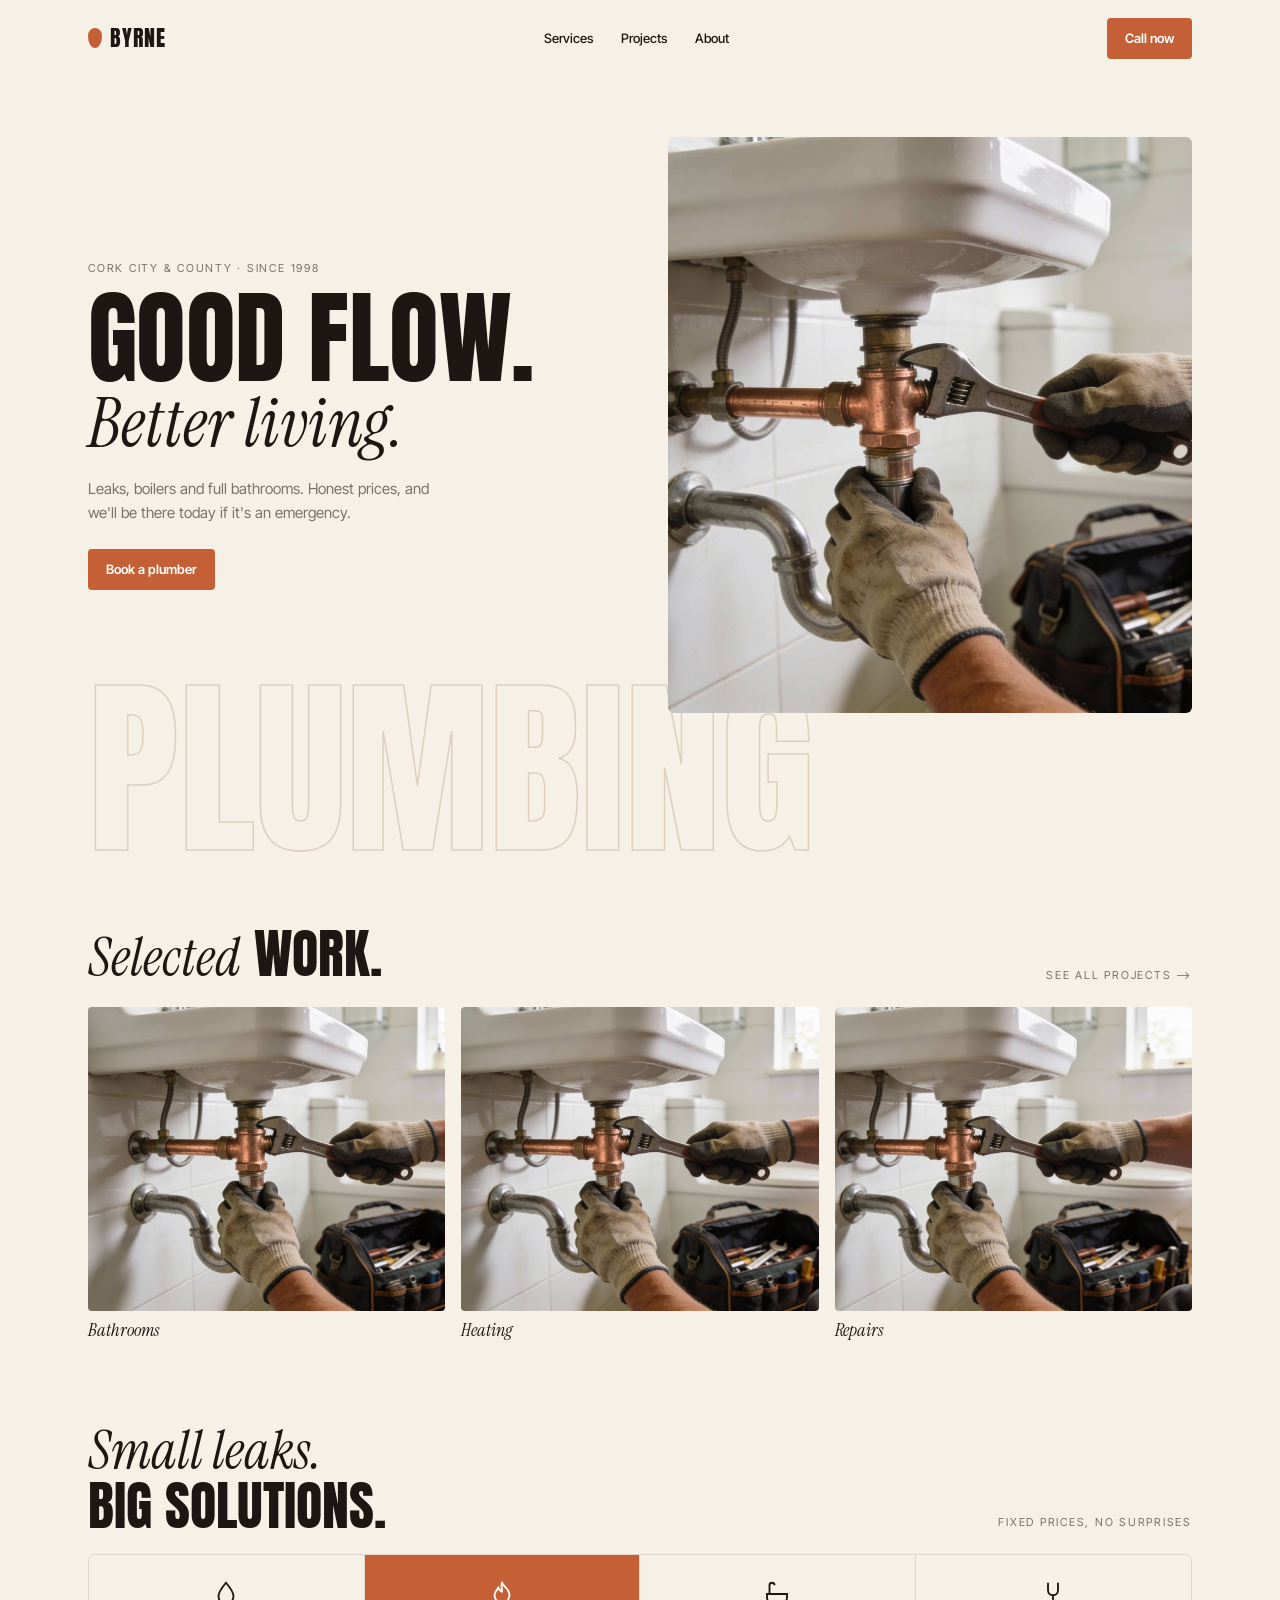
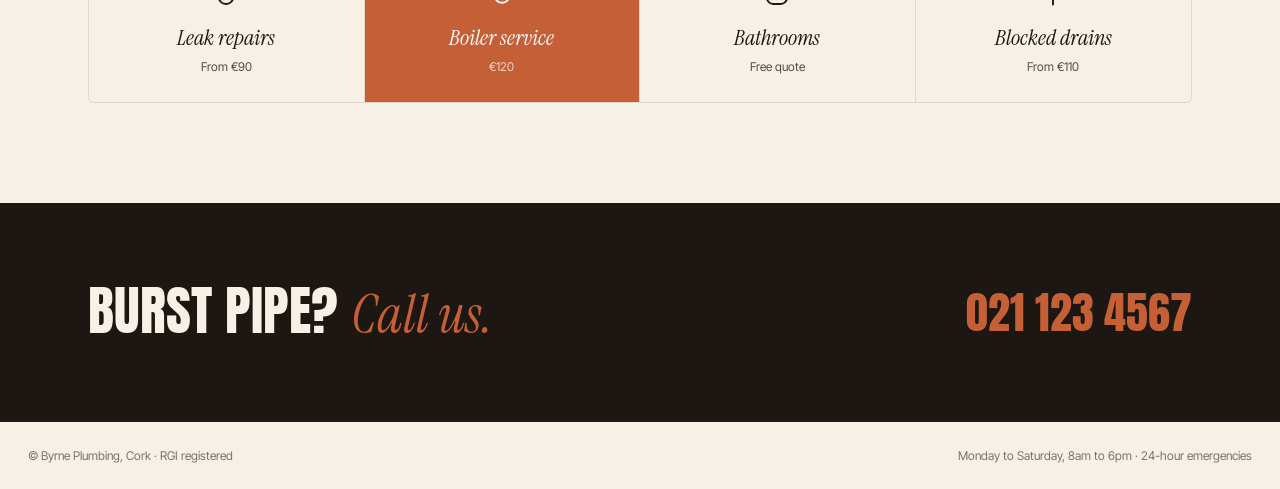
<file: mock/byrne-plumbing.html>
<!doctype html>
<html lang="en-IE">
<head>
<meta charset="utf-8">
<meta name="robots" content="noindex, follow">
<meta name="viewport" content="width=device-width, initial-scale=1">
<title>Byrne Plumbing · Cork</title>
<link rel="preconnect" href="https://fonts.googleapis.com">
<link rel="preconnect" href="https://fonts.gstatic.com" crossorigin>
<link href="https://fonts.googleapis.com/css2?family=Anton&family=Instrument+Serif:ital@0;1&family=Inter+Tight:wght@400;500;600&display=swap" rel="stylesheet">
<style>
:root{--bg:#f6f0e6;--ink:#1c1712;--rust:#c45f36;--dim:#7c7266;--line:#e2d8c9}
*{box-sizing:border-box;margin:0;padding:0}
body{background:var(--bg);color:var(--ink);font:400 15px/1.6 "Inter Tight",system-ui,sans-serif;overflow-x:hidden}
a{color:inherit;text-decoration:none}
img{display:block;width:100%;height:100%;object-fit:cover}
.wrap{max-width:1160px;margin:0 auto;padding:0 28px}
nav{display:flex;align-items:center;justify-content:space-between;padding:18px 0;font-size:13px;font-weight:500}
nav .links{display:flex;gap:28px}
.logo{display:flex;align-items:center;gap:8px;font:400 22px/1 "Anton";letter-spacing:.04em}
.logo i{width:14px;height:20px;background:var(--rust);border-radius:50% 50% 50% 50%/60% 60% 40% 40%;transform:rotate(180deg)}
.btn{display:inline-block;background:var(--rust);color:#fff;padding:10px 18px;border-radius:4px;font-size:13px;font-weight:600}
.hero{display:grid;grid-template-columns:1.05fr 1fr;gap:30px;align-items:center;padding:clamp(30px,5vw,60px) 0 0;position:relative}
.kicker{font-size:11px;letter-spacing:.16em;text-transform:uppercase;color:var(--dim);margin-bottom:14px}
h1{font:400 clamp(52px,8vw,104px)/.92 "Anton";letter-spacing:-.005em;text-transform:uppercase}
h1+.it{font:italic 400 clamp(38px,5.4vw,68px)/1 "Instrument Serif";margin:4px 0 20px}
.hero p{color:var(--dim);max-width:38ch;margin-bottom:24px}
.hero .ph{aspect-ratio:4/4.4;border-radius:6px;overflow:hidden}
.ghost{font:400 clamp(80px,15vw,200px)/.9 "Anton";color:transparent;-webkit-text-stroke:1.5px #dccfbd;text-transform:uppercase;white-space:nowrap;margin-top:-30px;position:relative;z-index:-1;user-select:none}
.sechead{display:flex;justify-content:space-between;align-items:end;margin:clamp(40px,6vw,70px) 0 22px}
h2{font:400 clamp(34px,4.6vw,54px)/1 "Anton";text-transform:uppercase}
h2 .it{font:italic 400 1em/1 "Instrument Serif";text-transform:none}
.small{font-size:11px;letter-spacing:.16em;text-transform:uppercase;color:var(--dim)}
.work{display:grid;grid-template-columns:repeat(3,1fr);gap:16px}
.work .ph{aspect-ratio:4/3.4;overflow:hidden;border-radius:4px}
.work figcaption{font:italic 400 18px/1 "Instrument Serif";padding:10px 0}
.services{display:grid;grid-template-columns:repeat(4,1fr);border:1px solid var(--line);border-radius:6px;overflow:hidden;margin-bottom:clamp(60px,9vw,100px)}
.svc{padding:24px 20px;border-right:1px solid var(--line);text-align:center}
.svc:last-child{border-right:0}
.svc.hot{background:var(--rust);color:#fff}
.svc svg{width:30px;height:30px;stroke:currentColor;fill:none;stroke-width:1.5;margin-bottom:10px}
.svc h3{font:italic 400 22px/1.1 "Instrument Serif";margin-bottom:4px}
.svc span{font-size:12px;opacity:.75}
.call{background:var(--ink);color:#f6f0e6;padding:clamp(50px,7vw,80px) 0}
.call .wrap{display:flex;justify-content:space-between;align-items:center;gap:24px;flex-wrap:wrap}
.call h2 .it{color:var(--rust)}
.call a.big{font:400 clamp(28px,4vw,44px)/1 "Anton";color:var(--rust)}
footer{padding:24px 28px;display:flex;justify-content:space-between;font-size:12px;color:var(--dim)}
@media (max-width:720px){
  nav .links{display:none}
  .hero{grid-template-columns:1fr}
  .ghost{margin-top:-10px}
  .work{grid-template-columns:1fr}
  .services{grid-template-columns:1fr 1fr}
  .svc:nth-child(2){border-right:0}
  .svc:nth-child(-n+2){border-bottom:1px solid var(--line)}
  .sechead{flex-direction:column;align-items:start;gap:6px}
  footer{flex-direction:column;gap:6px;text-align:center}
}
/* inside the phone frames: no desktop scrollbar taking up the screen */
html{scrollbar-width:none}html::-webkit-scrollbar{display:none}
</style>
</head>
<body>
<div class="wrap">
  <nav>
    <a class="logo" href="#"><i></i>BYRNE</a>
    <div class="links"><a href="#services">Services</a><a href="#work">Projects</a><a href="#call">About</a></div>
    <a class="btn" href="#call">Call now</a>
  </nav>

  <section class="hero">
    <div>
      <div class="kicker">Cork city &amp; county · Since 1998</div>
      <h1>Good flow.</h1>
      <div class="it">Better living.</div>
      <p>Leaks, boilers and full bathrooms. Honest prices, and we'll be there today if it's an emergency.</p>
      <a class="btn" href="#call">Book a plumber</a>
    </div>
    <div class="ph"><img src="../street/plumber.jpg" alt="Plumber tightening a copper pipe under a sink" style="object-position:40% 50%"></div>
  </section>
  <div class="ghost">Plumbing</div>

  <div class="sechead" id="work"><h2><span class="it">Selected</span> work.</h2><span class="small">See all projects ⟶</span></div>
  <div class="work">
    <figure><div class="ph"><img src="../street/plumber.jpg" alt="" style="object-position:10% 20%"></div><figcaption>Bathrooms</figcaption></figure>
    <figure><div class="ph"><img src="../street/plumber.jpg" alt="" style="object-position:45% 45%"></div><figcaption>Heating</figcaption></figure>
    <figure><div class="ph"><img src="../street/plumber.jpg" alt="" style="object-position:90% 90%"></div><figcaption>Repairs</figcaption></figure>
  </div>

  <div class="sechead" id="services"><h2><span class="it">Small leaks.</span><br>Big solutions.</h2><span class="small">Fixed prices, no surprises</span></div>
  <div class="services">
    <div class="svc"><svg viewBox="0 0 24 24"><path d="M12 3s6 7 6 11a6 6 0 0 1-12 0c0-4 6-11 6-11z"/></svg><h3>Leak repairs</h3><span>From €90</span></div>
    <div class="svc hot"><svg viewBox="0 0 24 24"><path d="M12 3c2 4 6 5 6 10a6 6 0 0 1-12 0c0-3 2-4 3-6 1 2 2 3 3 3 0-3-1-5 0-7z"/></svg><h3>Boiler service</h3><span>€120</span></div>
    <div class="svc"><svg viewBox="0 0 24 24"><path d="M4 12h16v3a5 5 0 0 1-5 5H9a5 5 0 0 1-5-5zM6 12V5a2 2 0 0 1 4 0"/></svg><h3>Bathrooms</h3><span>Free quote</span></div>
    <div class="svc"><svg viewBox="0 0 24 24"><path d="M8 3v6a4 4 0 0 0 8 0V3M12 13v8"/></svg><h3>Blocked drains</h3><span>From €110</span></div>
  </div>
</div>

<section class="call" id="call">
  <div class="wrap">
    <h2>Burst pipe? <span class="it">Call us.</span></h2>
    <a class="big" href="#">021 123 4567</a>
  </div>
</section>

<footer><span>© Byrne Plumbing, Cork · RGI registered</span><span>Monday to Saturday, 8am to 6pm · 24-hour emergencies</span></footer>
</body>
</html>
</file>
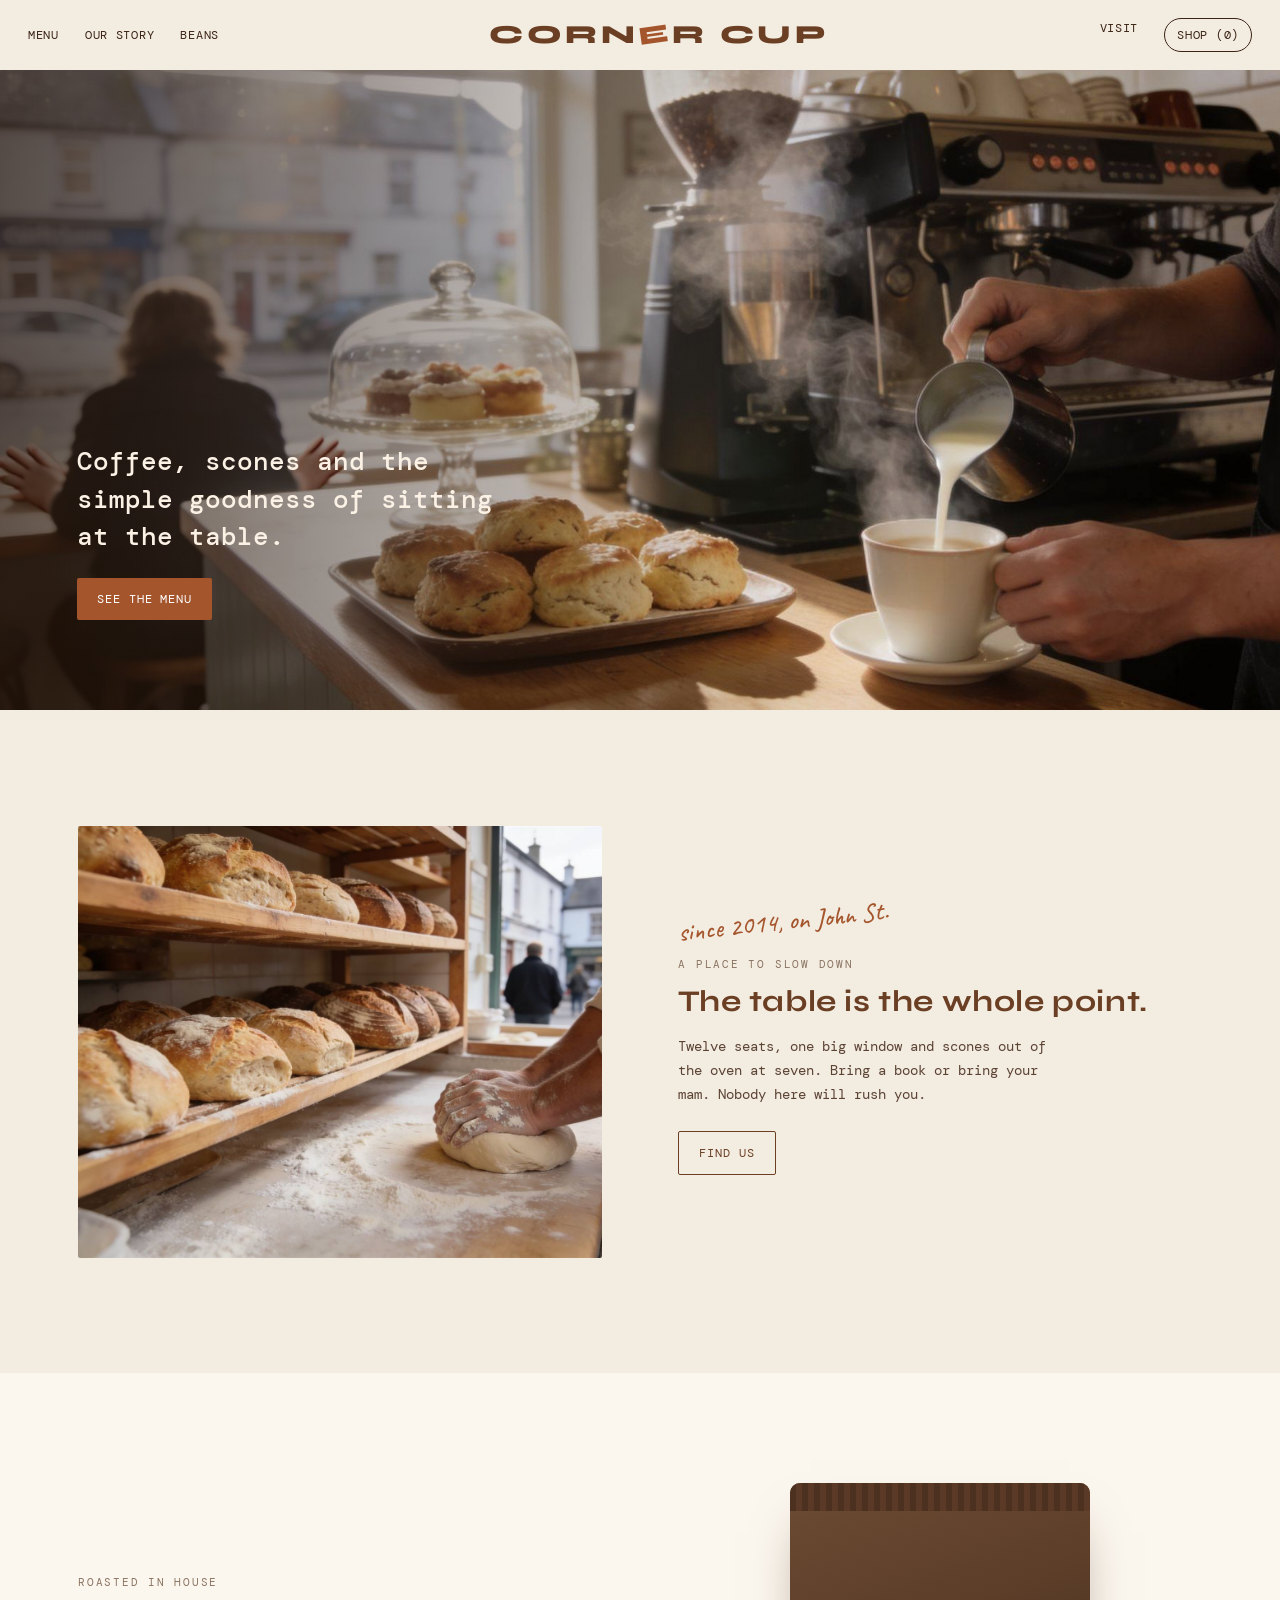
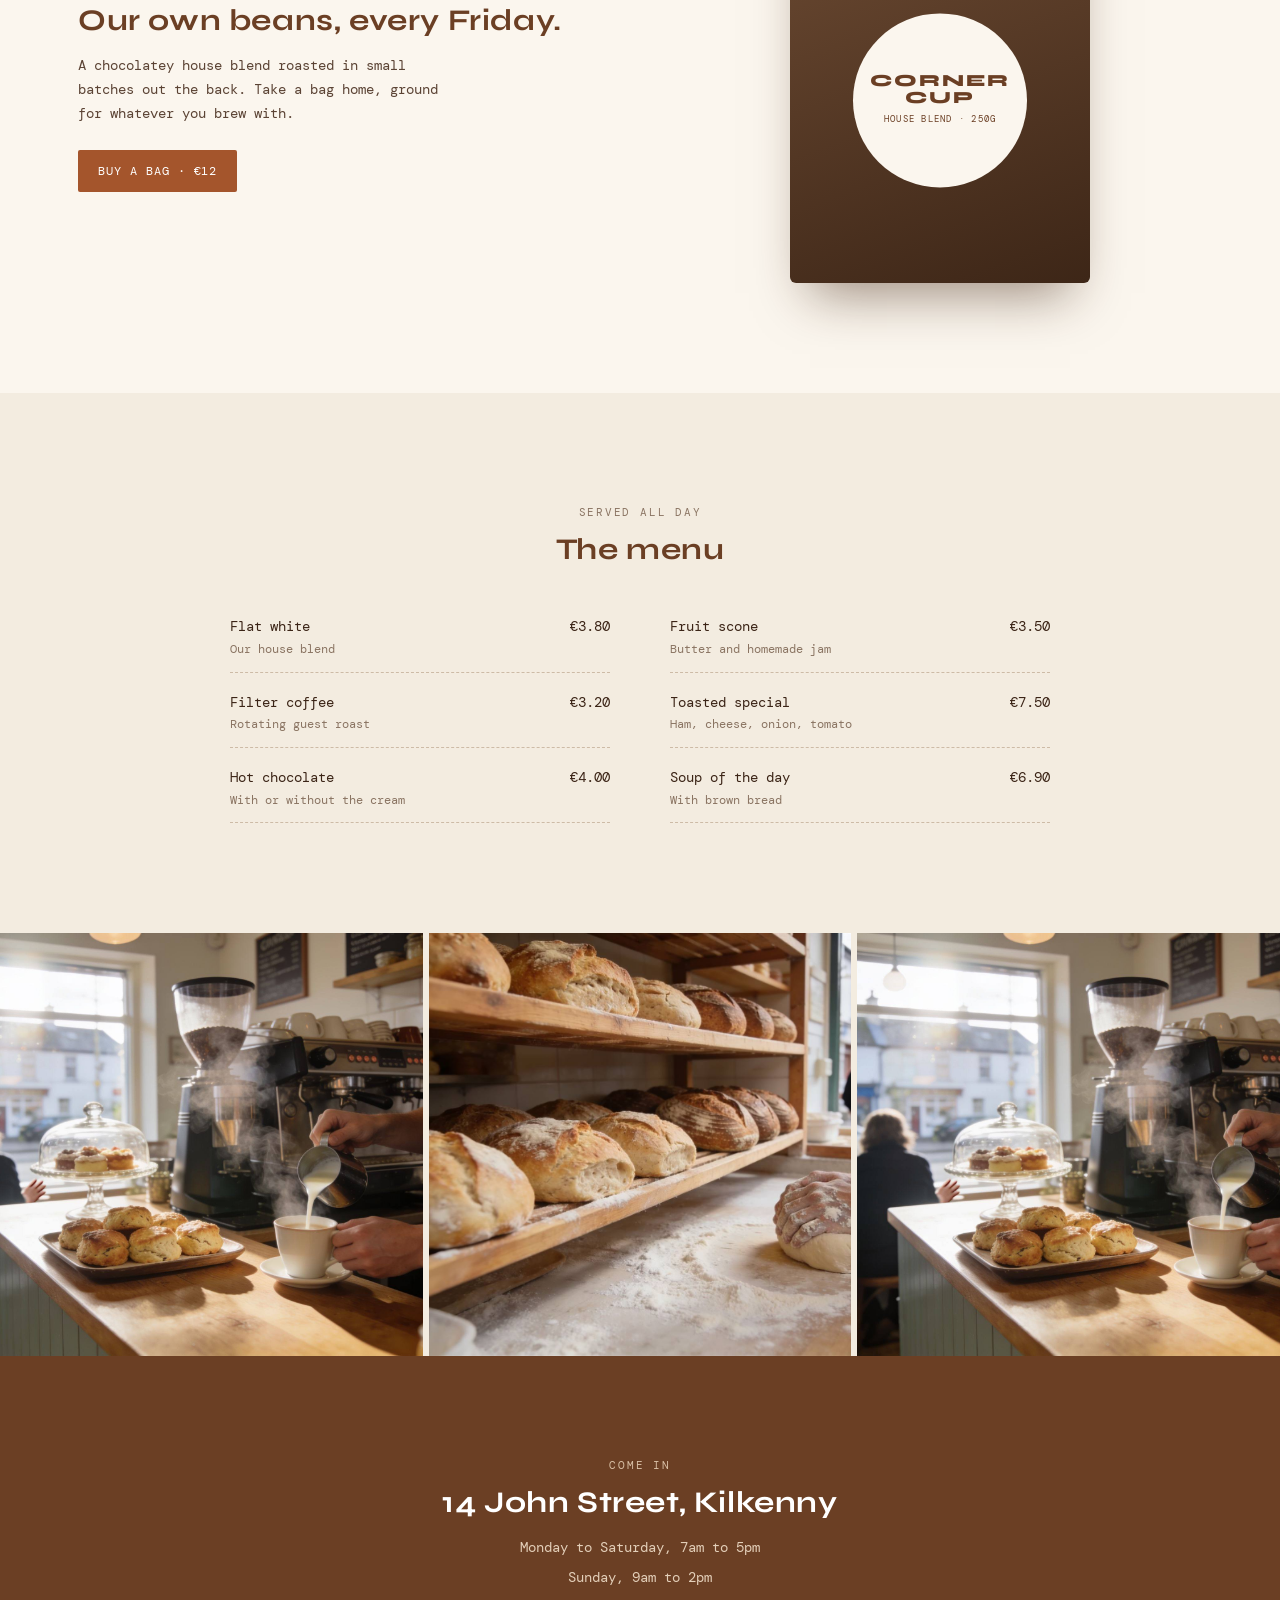
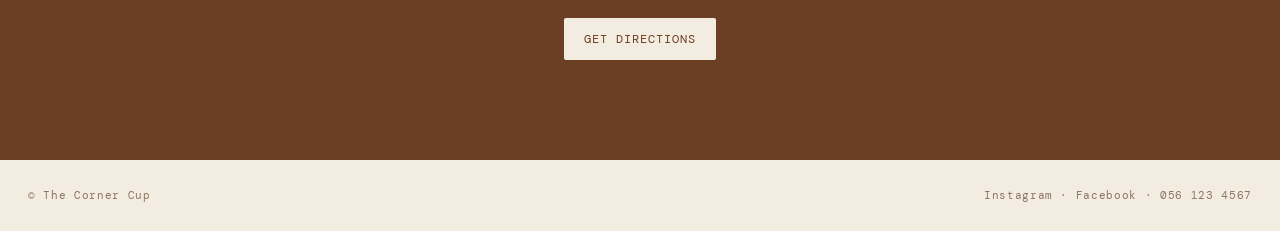
<file: mock/corner-cup.html>
<!doctype html>
<html lang="en-IE">
<head>
<meta charset="utf-8">
<meta name="robots" content="noindex, follow">
<meta name="viewport" content="width=device-width, initial-scale=1">
<title>The Corner Cup · Kilkenny</title>
<link rel="preconnect" href="https://fonts.googleapis.com">
<link rel="preconnect" href="https://fonts.gstatic.com" crossorigin>
<link href="https://fonts.googleapis.com/css2?family=DM+Mono:wght@400;500&family=Syne:wght@700;800&family=Caveat:wght@500&display=swap" rel="stylesheet">
<style>
:root{--bg:#f3ece0;--paper:#fbf6ee;--ink:#3b2416;--brown:#6b3f24;--rust:#a4552c;--dim:#8a7462}
*{box-sizing:border-box;margin:0;padding:0}
body{background:var(--bg);color:var(--ink);font:400 14px/1.7 "DM Mono",ui-monospace,monospace}
a{color:inherit;text-decoration:none}
img{display:block;width:100%;height:100%;object-fit:cover}
.wrap{max-width:1180px;margin:0 auto;padding:0 28px}
nav{display:flex;align-items:center;justify-content:space-between;padding:18px 28px;font-size:12px;letter-spacing:.06em;text-transform:uppercase}
nav .links{display:flex;gap:26px}
.logo{white-space:nowrap;font:800 26px/1 "Syne",sans-serif;letter-spacing:.14em;color:var(--brown)}
.logo span{display:inline-block;transform:rotate(-8deg);color:var(--rust)}
.cart{border:1px solid var(--ink);padding:6px 12px;border-radius:999px}
.hero{position:relative;height:min(78vh,640px);min-height:440px;overflow:hidden}
.hero img{object-position:30% 60%;filter:saturate(.9) contrast(1.02)}
.hero::after{content:"";position:absolute;inset:0;background:linear-gradient(90deg,rgba(40,22,10,.72),rgba(40,22,10,.05) 65%)}
.hero .txt{position:absolute;z-index:1;left:clamp(24px,6vw,80px);bottom:clamp(40px,10vh,90px);color:#fbf1e4;max-width:440px}
.hero h1{font:500 clamp(18px,2.4vw,26px)/1.45 "DM Mono",monospace;margin-bottom:22px}
.btn{display:inline-block;background:var(--rust);color:#fff;padding:11px 20px;font-size:12px;letter-spacing:.08em;text-transform:uppercase;border-radius:2px}
.btn.ghost{background:none;color:var(--brown);border:1px solid currentColor}
.split{display:grid;grid-template-columns:1fr 1fr;gap:clamp(28px,6vw,90px);align-items:center;padding:clamp(60px,9vw,120px) 0}
.split .ph{aspect-ratio:4/3.3;border-radius:2px;overflow:hidden}
.eyebrow{font-size:11px;letter-spacing:.16em;text-transform:uppercase;color:var(--dim);margin-bottom:10px}
h2{font:700 clamp(22px,2.6vw,30px)/1.2 "Syne",sans-serif;letter-spacing:.02em;margin-bottom:16px;color:var(--brown)}
p{color:#5b4334;max-width:46ch}
p+.btn{margin-top:24px}
.note{font:500 26px/1.1 "Caveat",cursive;color:var(--rust);transform:rotate(-6deg);display:inline-block;margin-bottom:18px}
.roast{background:var(--paper);padding:clamp(60px,9vw,110px) 0}
.roast .split{padding-block:0;padding-inline:28px}
.bag{position:relative;aspect-ratio:3/4;width:100%;max-width:300px;margin:0 auto;background:linear-gradient(160deg,#6d4b33,#3d2617);border-radius:10px 10px 6px 6px;box-shadow:0 30px 50px -20px rgba(60,30,10,.5)}
.bag::before{content:"";position:absolute;left:0;right:0;top:0;height:28px;background:repeating-linear-gradient(90deg,#4c3020 0 6px,#5a3a27 6px 12px);border-radius:10px 10px 0 0}
.bag .label{position:absolute;left:50%;top:50%;transform:translate(-50%,-40%);width:58%;aspect-ratio:1;background:#fbf6ee;border-radius:50%;display:grid;place-content:center;text-align:center;color:var(--brown)}
.bag .label b{font:800 17px/1 "Syne";letter-spacing:.12em}
.bag .label small{font-size:9px;letter-spacing:.14em;margin-top:6px}
.menu{padding-block:clamp(60px,9vw,110px)}
.menu h2{text-align:center;margin-bottom:36px}
.menu ul{list-style:none;display:grid;grid-template-columns:1fr 1fr;gap:6px 60px;max-width:820px;margin:0 auto}
.menu li{display:flex;gap:10px;padding:12px 0;border-bottom:1px dashed #cdbba6}
.menu li span:first-child{flex:1}
.menu li em{display:block;font-style:normal;font-size:12px;color:var(--dim)}
.strip{display:grid;grid-template-columns:repeat(3,1fr);gap:6px}
.strip div{aspect-ratio:1;overflow:hidden}
.visit{background:var(--brown);color:#f3e6d6;padding:clamp(60px,8vw,100px) 0;text-align:center}
.visit h2{color:#fff}
.visit p{color:#e3cfb9;margin:0 auto 6px}
.visit .btn{margin-top:22px;background:#f3ece0;color:var(--brown)}
footer{padding:26px 28px;display:flex;justify-content:space-between;font-size:11px;color:var(--dim);letter-spacing:.06em}
@media (max-width:720px){
  body{overflow-x:hidden}
  .wrap{padding-inline:20px}
  nav{justify-content:center;padding:16px 20px}
  nav .links{display:none}
  .logo{font-size:18px;letter-spacing:.1em}
  .split{grid-template-columns:1fr;gap:28px;padding:56px 0}
  .menu ul{grid-template-columns:1fr}
  .menu li{gap:14px}
  .hero{height:min(560px,78vh);min-height:400px}
  .hero img{object-position:72% 55%}
  .hero .txt{left:20px;right:20px;bottom:36px}
  .hero h1{font-size:17px;margin-bottom:18px}
  .hero::after{background:linear-gradient(0deg,rgba(40,22,10,.82),rgba(40,22,10,.1) 70%)}
  .roast .split{padding-inline:20px}
  .bag{max-width:230px}
  .bag .label{width:70%}
  footer{flex-direction:column;gap:6px;text-align:center}
}
/* inside the phone frames: no desktop scrollbar taking up the screen */
html{scrollbar-width:none}html::-webkit-scrollbar{display:none}
</style>
</head>
<body>
<nav>
  <div class="links"><a href="#menu">Menu</a><a href="#story">Our story</a><a href="#roast">Beans</a></div>
  <a class="logo" href="#">CORN<span>E</span>R CUP</a>
  <div class="links"><a href="#visit">Visit</a><a class="cart" href="#roast">Shop (0)</a></div>
</nav>

<header class="hero">
  <img src="../street/coffee.jpg" alt="Barista pouring milk beside a tray of fresh scones">
  <div class="txt">
    <h1>Coffee, scones and the simple goodness of sitting at the table.</h1>
    <a class="btn" href="#menu">See the menu</a>
  </div>
</header>

<main class="wrap">
  <section class="split" id="story">
    <div class="ph"><img src="../street/bakery.jpg" alt="Fresh bread on the counter" style="object-position:50% 40%"></div>
    <div>
      <span class="note">since 2014, on John St.</span>
      <div class="eyebrow">A place to slow down</div>
      <h2>The table is the whole point.</h2>
      <p>Twelve seats, one big window and scones out of the oven at seven. Bring a book or bring your mam. Nobody here will rush you.</p>
      <a class="btn ghost" href="#visit">Find us</a>
    </div>
  </section>
</main>

<section class="roast" id="roast">
  <div class="wrap split">
    <div>
      <div class="eyebrow">Roasted in house</div>
      <h2>Our own beans, every Friday.</h2>
      <p>A chocolatey house blend roasted in small batches out the back. Take a bag home, ground for whatever you brew with.</p>
      <a class="btn" href="#">Buy a bag · €12</a>
    </div>
    <div class="bag"><div class="label"><b>CORNER<br>CUP</b><small>HOUSE BLEND · 250G</small></div></div>
  </div>
</section>

<section class="menu wrap" id="menu">
  <div class="eyebrow" style="text-align:center">Served all day</div>
  <h2>The menu</h2>
  <ul>
    <li><span>Flat white<em>Our house blend</em></span><span>€3.80</span></li>
    <li><span>Fruit scone<em>Butter and homemade jam</em></span><span>€3.50</span></li>
    <li><span>Filter coffee<em>Rotating guest roast</em></span><span>€3.20</span></li>
    <li><span>Toasted special<em>Ham, cheese, onion, tomato</em></span><span>€7.50</span></li>
    <li><span>Hot chocolate<em>With or without the cream</em></span><span>€4.00</span></li>
    <li><span>Soup of the day<em>With brown bread</em></span><span>€6.90</span></li>
  </ul>
</section>

<div class="strip">
  <div><img src="../street/coffee.jpg" alt="" style="object-position:75% 70%"></div>
  <div><img src="../street/bakery.jpg" alt="" style="object-position:20% 60%"></div>
  <div><img src="../street/coffee.jpg" alt="" style="object-position:35% 85%"></div>
</div>

<section class="visit" id="visit">
  <div class="wrap">
    <div class="eyebrow" style="color:#d8bfa5">Come in</div>
    <h2>14 John Street, Kilkenny</h2>
    <p>Monday to Saturday, 7am to 5pm</p>
    <p>Sunday, 9am to 2pm</p>
    <a class="btn" href="#">Get directions</a>
  </div>
</section>

<footer><span>© The Corner Cup</span><span>Instagram · Facebook · 056 123 4567</span></footer>
</body>
</html>
</file>
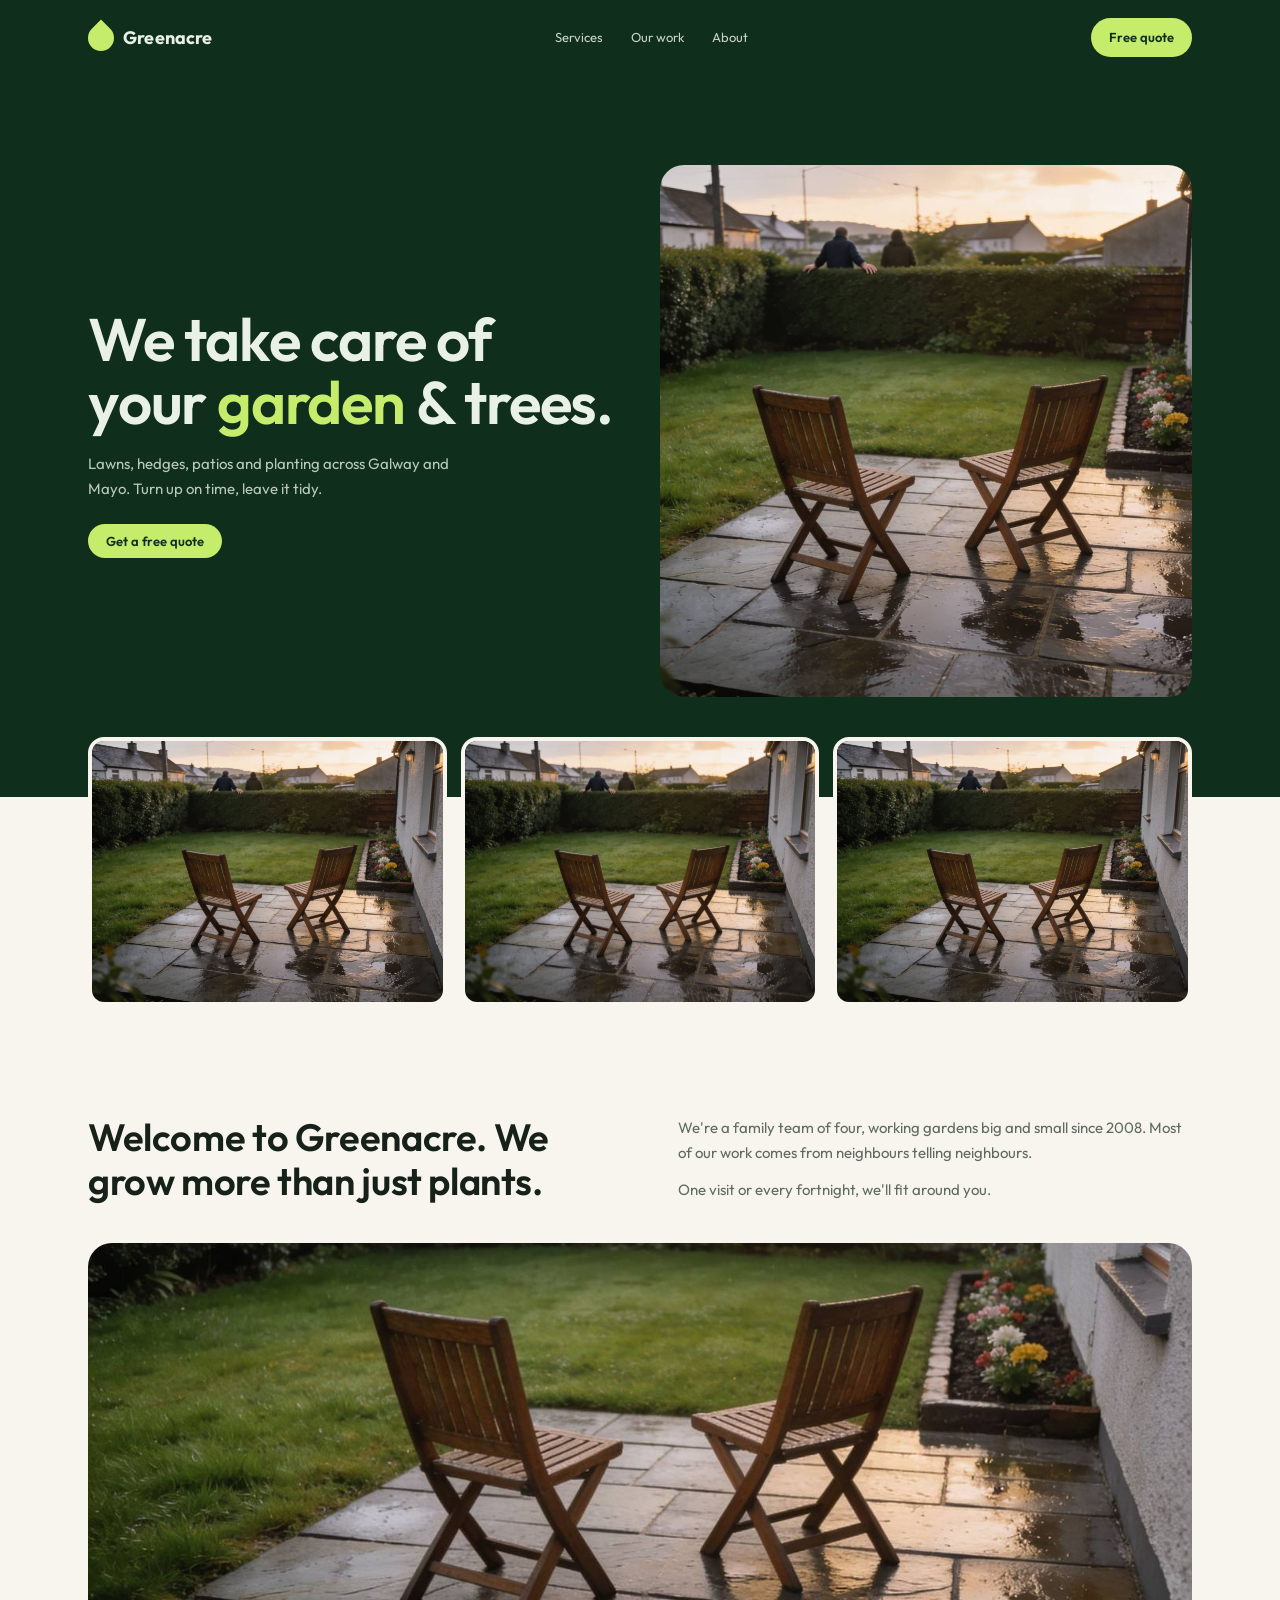
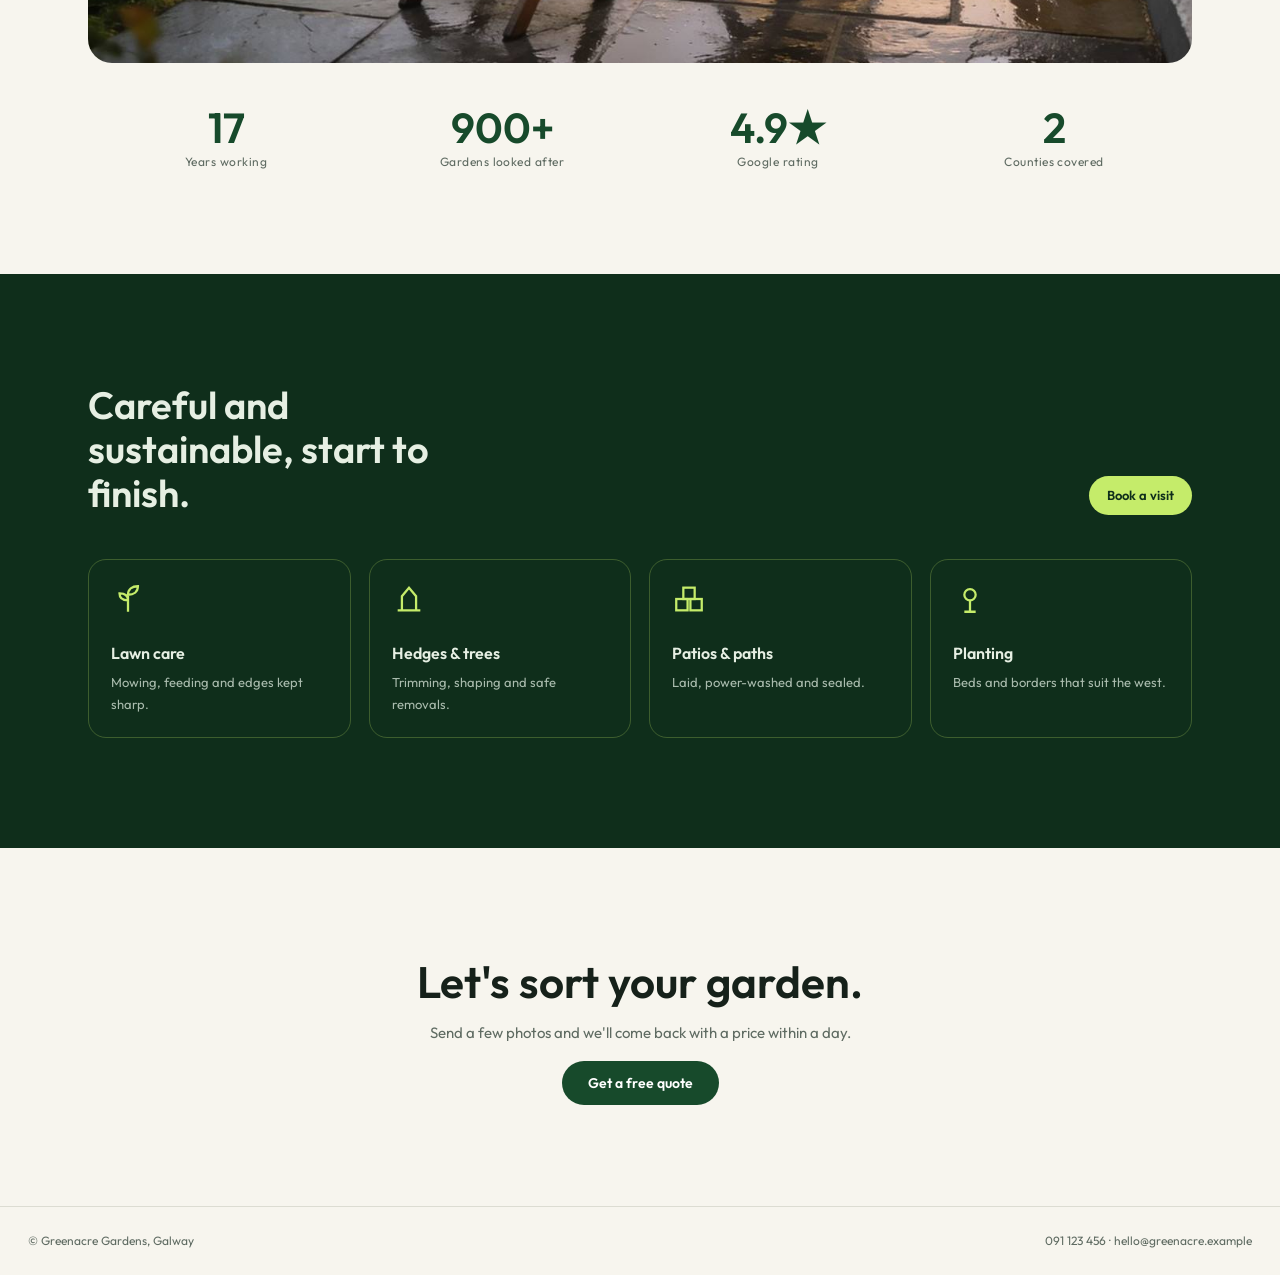
<file: mock/greenacre.html>
<!doctype html>
<html lang="en-IE">
<head>
<meta charset="utf-8">
<meta name="robots" content="noindex, follow">
<meta name="viewport" content="width=device-width, initial-scale=1">
<title>Greenacre Gardens · Galway</title>
<link rel="preconnect" href="https://fonts.googleapis.com">
<link rel="preconnect" href="https://fonts.gstatic.com" crossorigin>
<link href="https://fonts.googleapis.com/css2?family=Outfit:wght@300;400;600;700&display=swap" rel="stylesheet">
<style>
:root{--deep:#0f2e1b;--green:#174a2b;--lime:#c5ec6a;--cream:#f7f5ee;--ink:#16211a;--dim:#5f6b62}
*{box-sizing:border-box;margin:0;padding:0}
body{background:var(--cream);color:var(--ink);font:400 15px/1.65 "Outfit",system-ui,sans-serif}
a{color:inherit;text-decoration:none}
img{display:block;width:100%;height:100%;object-fit:cover}
.wrap{max-width:1160px;margin:0 auto;padding:0 28px}
.top{background:var(--deep);color:#e9f1e6}
nav{display:flex;align-items:center;justify-content:space-between;padding:18px 0;font-size:13px}
nav .links{display:flex;gap:28px;opacity:.85}
.logo{display:flex;align-items:center;gap:9px;font-weight:700;font-size:18px;letter-spacing:.01em}
.logo i{width:26px;height:26px;border-radius:50% 0 50% 50%;background:var(--lime);transform:rotate(-45deg)}
.pill{background:var(--lime);color:var(--deep);padding:9px 18px;border-radius:999px;font-weight:600;font-size:13px}
.hero{display:grid;grid-template-columns:1fr 1fr;gap:40px;align-items:center;padding:clamp(40px,7vw,90px) 0 clamp(50px,8vw,100px)}
.hero h1{font:600 clamp(34px,5vw,60px)/1.05 "Outfit";letter-spacing:-.02em;margin-bottom:18px}
.hero h1 em{font-style:normal;color:var(--lime)}
.hero p{color:#b9c9bd;max-width:40ch;margin-bottom:28px}
.hero .ph{aspect-ratio:1/1;border-radius:24px;overflow:hidden}
.thumbs{display:grid;grid-template-columns:repeat(3,1fr);gap:14px;margin-top:-60px;position:relative}
.thumbs div{aspect-ratio:4/3;border-radius:16px;overflow:hidden;border:4px solid var(--cream)}
.welcome{display:grid;grid-template-columns:1fr 1fr;gap:clamp(30px,6vw,80px);padding:clamp(60px,9vw,110px) 0 40px}
.welcome h2{font:600 clamp(26px,3.4vw,38px)/1.15 "Outfit";letter-spacing:-.01em}
.welcome p{color:var(--dim)}
.band{height:clamp(240px,36vw,420px);border-radius:24px;overflow:hidden}
.band img{object-position:50% 70%}
.stats{display:grid;grid-template-columns:repeat(4,1fr);text-align:center;padding:44px 0 clamp(60px,9vw,100px)}
.stats b{display:block;font:600 clamp(28px,4vw,42px)/1 "Outfit";color:var(--green)}
.stats span{font-size:12px;color:var(--dim);letter-spacing:.04em}
.process{background:var(--deep);color:#e6efe3;padding:clamp(60px,9vw,110px) 0}
.process .head{display:flex;justify-content:space-between;align-items:end;gap:20px;margin-bottom:44px}
.process h2{font:600 clamp(26px,3.4vw,38px)/1.15 "Outfit";max-width:16ch}
.steps{display:grid;grid-template-columns:repeat(4,1fr);gap:18px}
.step{border:1px solid rgba(197,236,106,.25);border-radius:18px;padding:22px}
.step svg{width:34px;height:34px;stroke:var(--lime);fill:none;stroke-width:1.6;margin-bottom:16px}
.step h3{font-weight:600;font-size:16px;margin-bottom:6px}
.step p{font-size:13px;color:#a9bbad}
.cta{padding:clamp(60px,9vw,110px) 0;text-align:center}
.cta h2{font:600 clamp(28px,4vw,44px)/1.1 "Outfit";margin-bottom:14px}
.cta p{color:var(--dim);margin-bottom:26px}
.cta .pill{background:var(--green);color:#fff;padding:13px 26px;font-size:14px}
footer{border-top:1px solid #dcdcd2;padding:24px 28px;display:flex;justify-content:space-between;font-size:12px;color:var(--dim)}
@media (max-width:720px){
  nav .links{display:none}
  .hero,.welcome{grid-template-columns:1fr}
  .thumbs{margin-top:-40px}
  .stats{grid-template-columns:1fr 1fr;row-gap:28px}
  .steps{grid-template-columns:1fr 1fr}
  .process .head{flex-direction:column;align-items:start}
  footer{flex-direction:column;gap:6px;text-align:center}
}
/* inside the phone frames: no desktop scrollbar taking up the screen */
html{scrollbar-width:none}html::-webkit-scrollbar{display:none}
</style>
</head>
<body>
<div class="top">
  <div class="wrap">
    <nav>
      <a class="logo" href="#"><i></i>Greenacre</a>
      <div class="links"><a href="#services">Services</a><a href="#work">Our work</a><a href="#about">About</a></div>
      <a class="pill" href="#quote">Free quote</a>
    </nav>
    <section class="hero">
      <div>
        <h1>We take care of your <em>garden</em> &amp; trees.</h1>
        <p>Lawns, hedges, patios and planting across Galway and Mayo. Turn up on time, leave it tidy.</p>
        <a class="pill" href="#quote">Get a free quote</a>
      </div>
      <div class="ph"><img src="../street/garden.jpg" alt="Garden patio with two wooden chairs at dusk"></div>
    </section>
  </div>
</div>

<main class="wrap">
  <div class="thumbs" id="work">
    <div><img src="../street/garden.jpg" alt="" style="object-position:20% 40%"></div>
    <div><img src="../street/garden.jpg" alt="" style="object-position:90% 70%"></div>
    <div><img src="../street/garden.jpg" alt="" style="object-position:55% 95%"></div>
  </div>

  <section class="welcome" id="about">
    <h2>Welcome to Greenacre. We grow more than just plants.</h2>
    <div>
      <p>We're a family team of four, working gardens big and small since 2008. Most of our work comes from neighbours telling neighbours.</p>
      <p style="margin-top:12px">One visit or every fortnight, we'll fit around you.</p>
    </div>
  </section>

  <div class="band"><img src="../street/garden.jpg" alt="Wet stone patio after rain"></div>

  <div class="stats">
    <div><b>17</b><span>Years working</span></div>
    <div><b>900+</b><span>Gardens looked after</span></div>
    <div><b>4.9★</b><span>Google rating</span></div>
    <div><b>2</b><span>Counties covered</span></div>
  </div>
</main>

<section class="process" id="services">
  <div class="wrap">
    <div class="head">
      <h2>Careful and sustainable, start to finish.</h2>
      <a class="pill" href="#quote">Book a visit</a>
    </div>
    <div class="steps">
      <div class="step"><svg viewBox="0 0 24 24"><path d="M12 21V9M12 9c0-4 3-6 7-6 0 4-3 6-7 6zM12 13c0-3-2-5-6-5 0 3 2 5 6 5z"/></svg><h3>Lawn care</h3><p>Mowing, feeding and edges kept sharp.</p></div>
      <div class="step"><svg viewBox="0 0 24 24"><path d="M4 20h16M7 20V10l5-6 5 6v10"/></svg><h3>Hedges &amp; trees</h3><p>Trimming, shaping and safe removals.</p></div>
      <div class="step"><svg viewBox="0 0 24 24"><rect x="3" y="12" width="8" height="8"/><rect x="13" y="12" width="8" height="8"/><rect x="8" y="4" width="8" height="8"/></svg><h3>Patios &amp; paths</h3><p>Laid, power-washed and sealed.</p></div>
      <div class="step"><svg viewBox="0 0 24 24"><circle cx="12" cy="9" r="4"/><path d="M12 13v8M8 21h8"/></svg><h3>Planting</h3><p>Beds and borders that suit the west.</p></div>
    </div>
  </div>
</section>

<section class="cta wrap" id="quote">
  <h2>Let's sort your garden.</h2>
  <p>Send a few photos and we'll come back with a price within a day.</p>
  <a class="pill" href="#">Get a free quote</a>
</section>

<footer><span>© Greenacre Gardens, Galway</span><span>091 123 456 · hello@greenacre.example</span></footer>
</body>
</html>
</file>
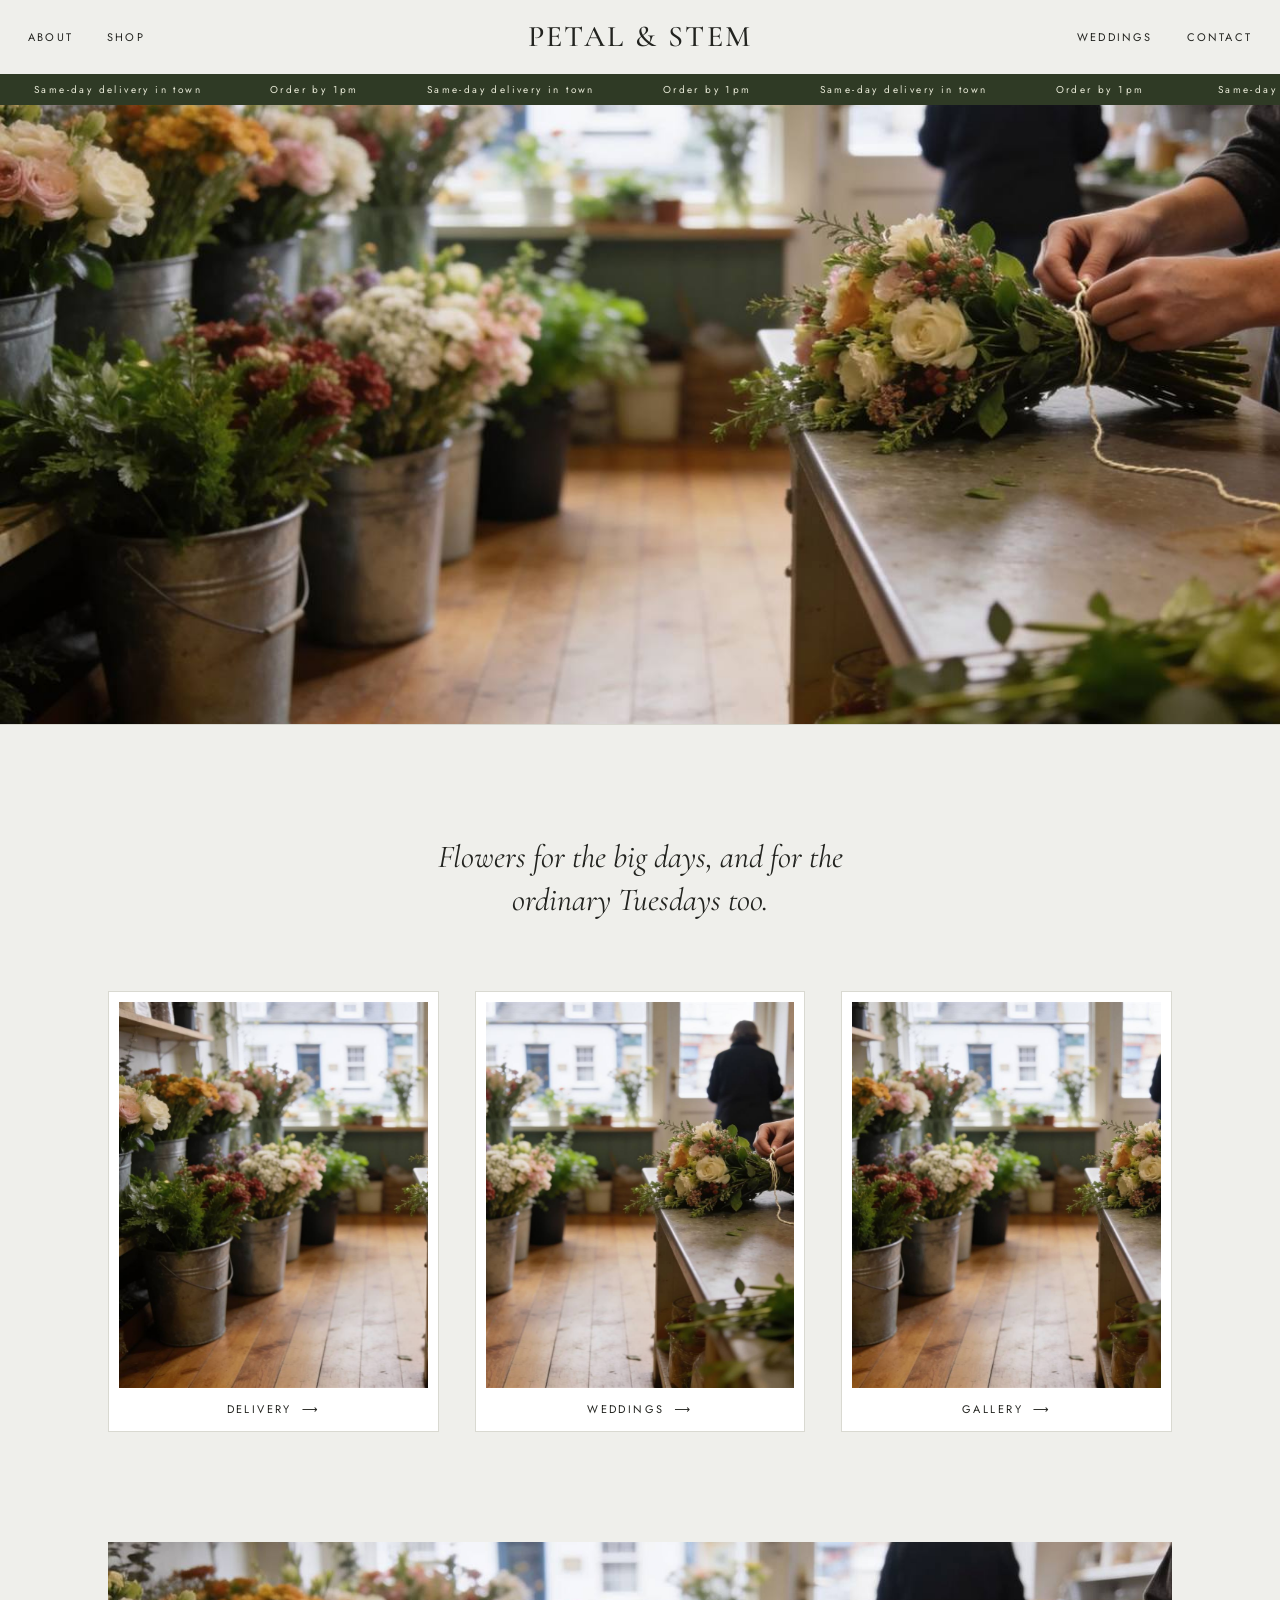
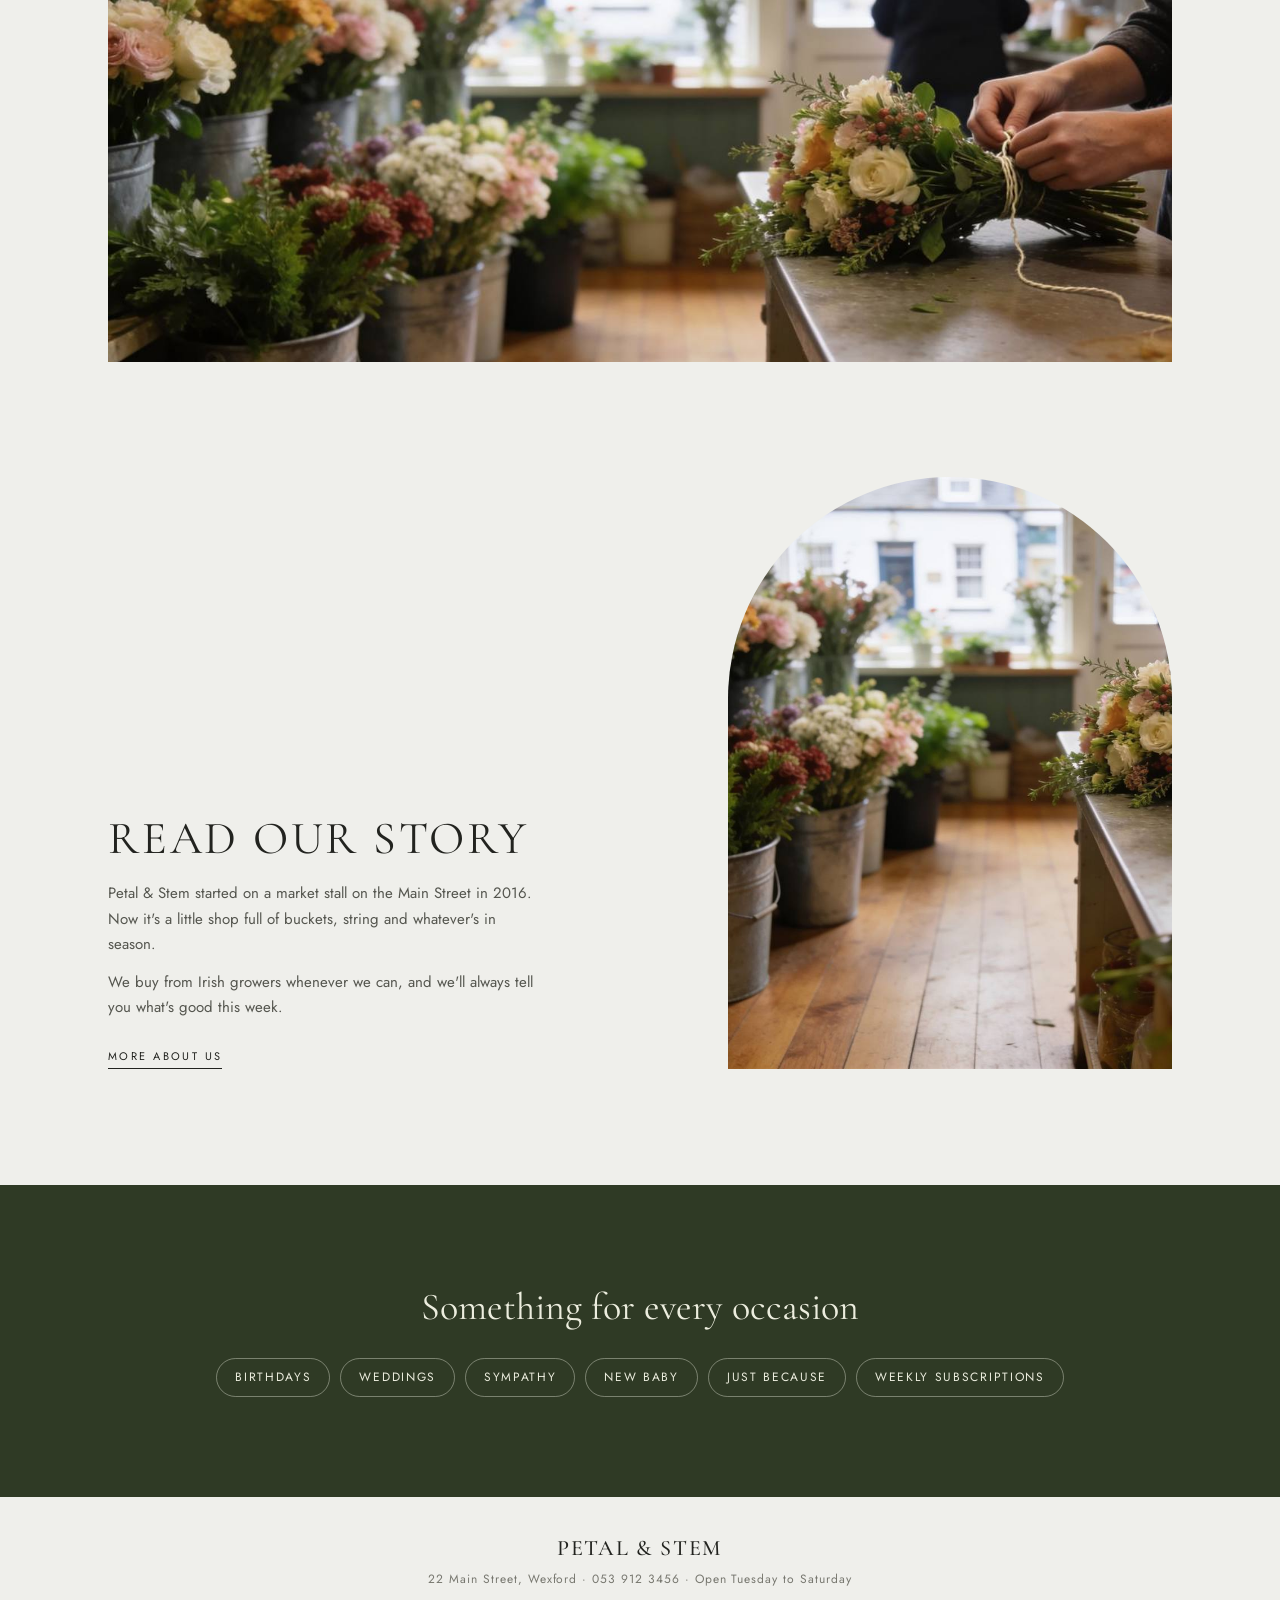
<file: mock/petal-and-stem.html>
<!doctype html>
<html lang="en-IE">
<head>
<meta charset="utf-8">
<meta name="robots" content="noindex, follow">
<meta name="viewport" content="width=device-width, initial-scale=1">
<title>Petal &amp; Stem · Wexford</title>
<link rel="preconnect" href="https://fonts.googleapis.com">
<link rel="preconnect" href="https://fonts.gstatic.com" crossorigin>
<link href="https://fonts.googleapis.com/css2?family=Cormorant+Garamond:ital,wght@0,400;0,500;1,400&family=Jost:wght@400;500&display=swap" rel="stylesheet">
<style>
:root{--bg:#efefeb;--ink:#22231f;--moss:#2f3a25;--dim:#77776f}
*{box-sizing:border-box;margin:0;padding:0}
body{background:var(--bg);color:var(--ink);font:400 15px/1.7 "Jost",system-ui,sans-serif}
a{color:inherit;text-decoration:none}
img{display:block;width:100%;height:100%;object-fit:cover}
.wrap{max-width:1120px;margin:0 auto;padding:0 28px}
nav{display:grid;grid-template-columns:1fr auto 1fr;align-items:center;padding:22px 28px;font-size:11px;letter-spacing:.2em;text-transform:uppercase}
nav .r{justify-self:end}
nav .links{display:flex;gap:34px}
.logo{font:500 clamp(22px,3vw,30px)/1 "Cormorant Garamond",serif;letter-spacing:.08em;text-transform:uppercase;text-align:center}
.marquee{background:var(--moss);color:#e9ead8;overflow:hidden;white-space:nowrap;font-size:10px;letter-spacing:.24em;padding:7px 0}
.marquee div{display:inline-block;animation:slide 28s linear infinite}
.marquee span{margin:0 34px}
@keyframes slide{to{transform:translateX(-50%)}}
.hero{height:min(72vh,620px);min-height:420px;border-bottom:1px solid #d7d7cf}
.hero img{object-position:70% 55%}
.intro{text-align:center;padding:clamp(60px,9vw,110px) 28px 40px}
.intro p.lead{font:italic 400 clamp(22px,3vw,32px)/1.35 "Cormorant Garamond",serif;max-width:30ch;margin:0 auto}
.cards{display:grid;grid-template-columns:repeat(3,1fr);gap:clamp(16px,3vw,36px);padding:30px 0 clamp(60px,9vw,110px)}
.card{background:#fff;border:1px solid #d9d9d1;padding:10px 10px 0}
.card .ph{aspect-ratio:4/5;overflow:hidden}
.card .lab{display:flex;justify-content:center;gap:10px;padding:12px 0;font-size:11px;letter-spacing:.22em;text-transform:uppercase}
.wide{height:clamp(260px,40vw,420px)}
.wide img{object-position:85% 30%}
.story{display:grid;grid-template-columns:1.1fr .9fr;gap:clamp(30px,6vw,90px);align-items:end;padding:clamp(60px,9vw,120px) 0}
.story h2{font:400 clamp(30px,4vw,46px)/1.1 "Cormorant Garamond",serif;letter-spacing:.06em;text-transform:uppercase;margin-bottom:18px}
.story p{color:#55564f;max-width:48ch;margin-bottom:12px}
.arch{aspect-ratio:3/4;border-radius:999px 999px 0 0;overflow:hidden}
.arch img{object-position:40% 50%}
.link{display:inline-block;margin-top:14px;font-size:11px;letter-spacing:.22em;text-transform:uppercase;border-bottom:1px solid currentColor;padding-bottom:3px}
.occ{background:var(--moss);color:#ecedde;padding:clamp(60px,8vw,100px) 0;text-align:center}
.occ h3{font:400 clamp(26px,3.4vw,38px)/1.2 "Cormorant Garamond",serif;margin-bottom:28px}
.occ ul{list-style:none;display:flex;flex-wrap:wrap;justify-content:center;gap:10px}
.occ li{border:1px solid rgba(236,237,222,.4);border-radius:999px;padding:8px 18px;font-size:12px;letter-spacing:.14em;text-transform:uppercase}
footer{padding:40px 28px;text-align:center;font-size:12px;color:var(--dim);letter-spacing:.08em}
footer .logo{font-size:22px;color:var(--ink);margin-bottom:10px}
@media (max-width:720px){
  nav{grid-template-columns:1fr}
  nav .links{display:none}
  .cards{grid-template-columns:1fr}
  .card .ph{aspect-ratio:4/3}
  .story{grid-template-columns:1fr}
  .arch{max-width:280px;margin:0 auto}
}
/* inside the phone frames: no desktop scrollbar taking up the screen */
html{scrollbar-width:none}html::-webkit-scrollbar{display:none}
</style>
</head>
<body>
<nav>
  <div class="links"><a href="#story">About</a><a href="#cards">Shop</a></div>
  <a class="logo" href="#">Petal &amp; Stem</a>
  <div class="links r"><a href="#occ">Weddings</a><a href="#foot">Contact</a></div>
</nav>
<div class="marquee"><div>
  <span>Same-day delivery in town</span><span>Order by 1pm</span><span>Same-day delivery in town</span><span>Order by 1pm</span><span>Same-day delivery in town</span><span>Order by 1pm</span>
  <span>Same-day delivery in town</span><span>Order by 1pm</span><span>Same-day delivery in town</span><span>Order by 1pm</span><span>Same-day delivery in town</span><span>Order by 1pm</span>
</div></div>

<header class="hero"><img src="../street/florist.jpg" alt="Florist tying a hand bouquet at the counter"></header>

<section class="intro">
  <p class="lead">Flowers for the big days, and for the ordinary Tuesdays too.</p>
</section>

<main class="wrap">
  <section class="cards" id="cards">
    <a class="card" href="#"><div class="ph"><img src="../street/florist.jpg" alt="" style="object-position:5% 40%"></div><div class="lab">Delivery <span>⟶</span></div></a>
    <a class="card" href="#occ"><div class="ph"><img src="../street/florist.jpg" alt="" style="object-position:72% 50%"></div><div class="lab">Weddings <span>⟶</span></div></a>
    <a class="card" href="#"><div class="ph"><img src="../street/florist.jpg" alt="" style="object-position:35% 70%"></div><div class="lab">Gallery <span>⟶</span></div></a>
  </section>
</main>

<div class="wrap"><div class="wide"><img src="../street/florist.jpg" alt="Buckets of fresh flowers by the window"></div></div>

<main class="wrap">
  <section class="story" id="story">
    <div>
      <h2>Read our story</h2>
      <p>Petal &amp; Stem started on a market stall on the Main Street in 2016. Now it's a little shop full of buckets, string and whatever's in season.</p>
      <p>We buy from Irish growers whenever we can, and we'll always tell you what's good this week.</p>
      <a class="link" href="#">More about us</a>
    </div>
    <div class="arch"><img src="../street/florist.jpg" alt="Hands tying a bouquet"></div>
  </section>
</main>

<section class="occ" id="occ">
  <div class="wrap">
    <h3>Something for every occasion</h3>
    <ul><li>Birthdays</li><li>Weddings</li><li>Sympathy</li><li>New baby</li><li>Just because</li><li>Weekly subscriptions</li></ul>
  </div>
</section>

<footer id="foot">
  <div class="logo">Petal &amp; Stem</div>
  22 Main Street, Wexford · 053 912 3456 · Open Tuesday to Saturday
</footer>
</body>
</html>
</file>
<file: style.css>
/* Shared look for every New Path Digital page */
:root{--green:#1f3d2b;--green2:#16301f;--gold:#c9a24a;--cream:#f4efe4;--ink:#18201a;--soft:rgba(244,239,228,.82);--line:rgba(201,162,74,.25)}
*{box-sizing:border-box;margin:0;padding:0}
html{scroll-behavior:smooth}
body{background:var(--green);color:var(--cream);font:400 16px/1.6 "Inter Tight",system-ui,sans-serif;-webkit-font-smoothing:antialiased;overflow-x:hidden}
a{color:inherit;text-decoration:none}
button{font:inherit;color:inherit;background:none;border:0;cursor:pointer}
:focus-visible{outline:2px solid var(--gold);outline-offset:3px}

/* ---------- header ---------- */
.bar{position:sticky;top:0;z-index:20;background:var(--green);border-bottom:1px solid #0b140e;display:flex;align-items:center;gap:clamp(14px,1.6vw,26px);padding:10px clamp(16px,3vw,36px)}
.mark{width:clamp(72px,7vw,122px);height:clamp(72px,7vw,122px);flex:none;display:block}
.brand{display:flex;align-items:center;gap:14px;flex:none}
.brand .name{font:700 clamp(32px,3.4vw,60px)/1 "JetBrains Mono","DM Mono",monospace;letter-spacing:0;color:#fff;text-transform:uppercase;white-space:nowrap}
.nav{display:flex;gap:clamp(8px,.7vw,14px);margin-left:auto;flex-wrap:wrap;justify-content:center}
.nav a{font:400 clamp(11px,.88vw,14px)/1 "JetBrains Mono","DM Mono",monospace;color:#fff;text-transform:uppercase;border:1px solid #0b140e;border-radius:999px;padding:clamp(9px,.75vw,12px) clamp(9px,.85vw,14px);white-space:nowrap;transition:background .2s,color .2s}
.nav a:hover,.nav a[aria-current="page"]{background:var(--cream);color:var(--green)}

/* ---------- shared blocks ---------- */
.wrap{max-width:1180px;margin:0 auto;padding-left:clamp(20px,5vw,60px);padding-right:clamp(20px,5vw,60px)}
.page-head{padding-block:clamp(50px,8vw,100px) clamp(30px,5vw,50px)}
.page-head h1{font:400 clamp(44px,7.5vw,96px)/.95 "Anton",sans-serif;text-transform:uppercase;margin-bottom:18px;text-wrap:balance}
.page-head p{font-size:clamp(18px,2.1vw,23px);line-height:1.45;color:var(--soft);max-width:40ch}
.kicker{font:500 12px/1.3 "DM Mono",monospace;letter-spacing:.14em;text-transform:uppercase;color:var(--gold);margin-bottom:12px}
h2.big{font:400 clamp(32px,4.6vw,56px)/1 "Anton";text-transform:uppercase;margin-bottom:24px;text-wrap:balance}
.section{padding-block:clamp(56px,8vw,100px);border-top:1px solid var(--line)}
.prose p{color:var(--soft);max-width:60ch;margin-bottom:14px}
.cols{display:grid;grid-template-columns:repeat(3,1fr);gap:clamp(18px,3vw,36px)}
.cols.four{grid-template-columns:repeat(4,1fr)}
.col{border-top:1px solid var(--gold);padding-top:20px;min-width:0}
.col h3{font:500 13px/1.3 "DM Mono",monospace;letter-spacing:.1em;text-transform:uppercase;color:var(--gold);margin-bottom:10px}
.col p{color:var(--soft);font-size:15px}
.ticks{list-style:none;display:grid;gap:12px}
.ticks li{display:flex;gap:12px;align-items:baseline;color:var(--soft)}
.ticks li::before{content:"";flex:none;width:9px;height:9px;border-radius:50%;background:var(--gold);transform:translateY(-1px)}

.cta{display:inline-block;background:var(--gold);color:var(--green2);font:500 13px/1 "DM Mono",monospace;letter-spacing:.12em;text-transform:uppercase;padding:17px 30px;border-radius:999px;transition:transform .2s}
.cta:hover{transform:translateY(-2px)}
.cta.ghost{background:none;color:var(--cream);border:1px solid rgba(244,239,228,.55)}
.cta.ghost:hover{background:var(--cream);color:var(--green)}

.call{text-align:center;padding:clamp(70px,10vw,120px) 20px;border-top:1px solid var(--line)}
.call h2{font:400 clamp(34px,5vw,60px)/1 "Anton";text-transform:uppercase;margin-bottom:18px}
.call p{color:rgba(244,239,228,.8);max-width:46ch;margin:0 auto 28px}

footer.site{border-top:1px solid var(--line);padding:30px clamp(20px,5vw,60px) 40px;display:flex;flex-wrap:wrap;justify-content:space-between;gap:14px 30px;font-size:13px;color:rgba(244,239,228,.6)}
footer.site nav{display:flex;flex-wrap:wrap;gap:8px 22px}
footer.site a:hover{color:var(--cream)}
footer.site .note{width:100%;font-size:12px;color:rgba(244,239,228,.45)}

/* wide screens: logo and name in the centre, menu right */
/* the menu goes in two rows until there is room for one */
@media (min-width:1061px) and (max-width:1899px){.nav{display:grid;grid-template-columns:auto auto}.nav a{text-align:center}}
@media (min-width:1061px){.bar{min-height:clamp(100px,8.4vw,144px)}.brand{position:absolute;left:50%;transform:translateX(-50%)}}
@media (max-width:1060px){
  .nav a{font-size:12px}
  .bar{flex-wrap:wrap;justify-content:center;gap:10px}
  .nav{width:100%;margin:0}
}
@media (max-width:760px){
  .brand{gap:8px}
  .mark{width:54px;height:54px}
  .brand .name{font-size:clamp(19px,7.2vw,32px)}
  .nav a{padding:10px 8px;font-size:12px;text-align:center}
  .cols,.cols.four{grid-template-columns:1fr}
  footer.site{flex-direction:column}
}
@media (prefers-reduced-motion:reduce){*{transition:none!important;scroll-behavior:auto!important}}
@media (max-width:480px){.nav{display:grid;grid-template-columns:1fr 1fr}}
</file>
